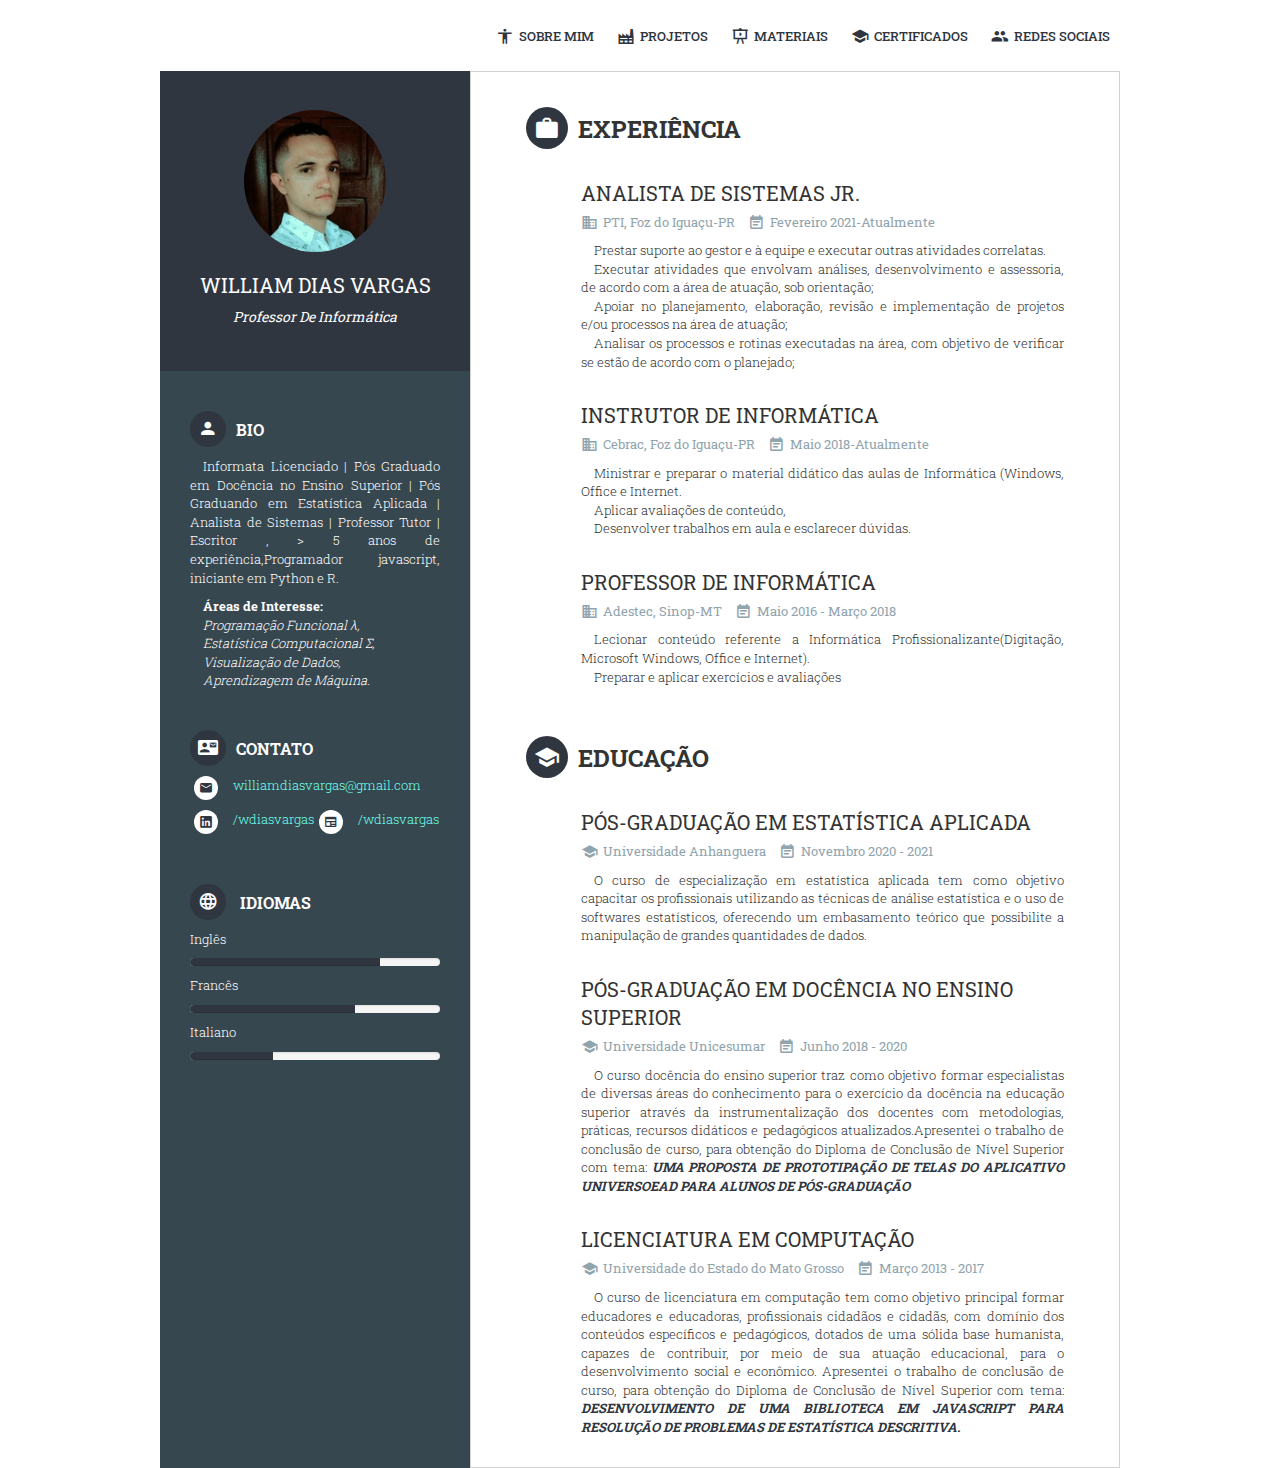
<file: index.html>
<!DOCTYPE html>
<html lang="pt-BR">

    <head>
        <meta http-equiv="Content-Type" content="text/html; charset=UTF-8">
        <meta name="viewport" content="width=device-width,initial-scale=1">
        <meta name="description" content>
        <meta name="author" content="wdiasvargas.dev, williamdiasvargas@gmail.com">
        <meta name="copyright" content="wdiasvargas.dev">
        <title>William Dias Vargas</title>
        <link rel="shortcut icon"
            href="[data-uri]" />
        <link rel="mask-icon" href="/safari-pinned-tab.svg" color="#5bbad5">
        <meta name="msapplication-TileColor" content="#fcfcfc">
        <meta name="theme-color" content="#ffffff">
        <link rel="preload" defer async
            href="https://cdnjs.cloudflare.com/ajax/libs/twitter-bootstrap/4.5.3/css/bootstrap.min.css"
            integrity="sha512-oc9+XSs1H243/FRN9Rw62Fn8EtxjEYWHXRvjS43YtueEewbS6ObfXcJNyohjHqVKFPoXXUxwc+q1K7Dee6vv9g=="
            crossorigin="anonymous">
        <link rel="preload" defer async
            href="https://cdnjs.cloudflare.com/ajax/libs/font-awesome/5.15.1/css/all.min.css"
            integrity="sha512-+4zCK9k+qNFUR5X+cKL9EIR+ZOhtIloNl9GIKS57V1MyNsYpYcUrUeQc9vNfzsWfV28IaLL3i96P9sdNyeRssA=="
            crossorigin="anonymous">
        <link rel="preload" defer async href="css/template.css" as="style"
            onload="this.onload=null,this.rel=&#34;stylesheet&#34;"><noscript>
            <link rel="stylesheet" defer async href="css/template.css"></noscript>
    </head>

    <body>
        <div id="nino-cvWrap">
            <nav id="mainMenu">
                <ul>
                    <li><a href="sobre.html"><i class="mdi mdi-human nino-icon"></i>Sobre mim</a></li>
                    <li><a href="projetos.html"><i class="mdi mdi-factory nino-icon"></i>Projetos</a></li>
                    <li><a href="materiais.html"><i class="mdi mdi-presentation-play nino-icon"></i>Materiais</a>
                    </li>
                    <li><a href="certificados.html"><i class="mdi mdi-school nino-icon"></i>Certificados</a></li>
                    <li><a href="redes-sociais.html"><i class="mdi mdi-account-multiple nino-icon"></i>Redes Sociais</a>
                    </li>
                </ul>
            </nav>
            <div layout="row" class="fw">
                <div id="nino-leftSide" class="fsr">
                    <div layout="row" class="fw">
                        <header class="col-md-12 col-sm-6 col-xs-12"><a href="index.html" rel="noopener noreferrer"><img
                                    src="images/avatar.jpg" alt class="avatar"></a>
                            <h1 class="name">William Dias Vargas</h1>
                            <h3 class="regency"><i>Professor de Informática</i></h3>
                        </header>
                        <section class="nino-aboutMe col-md-12 col-sm-6 col-xs-12">
                            <h2 class="nino-sectionHeading"><i class="mdi mdi-account nino-icon"></i>Bio</h2>
                            <div class="nino-sectionContent indent-text">
                                <p>Informata Licenciado | Pós Graduado em Docência no Ensino Superior | Pós Graduando em Estatística Aplicada | Analista de Sistemas | Professor Tutor | Escritor , > 5 anos de experiência,Programador javascript, iniciante em Python e R.</p>
                                <ul><b>Áreas de Interesse:</b>
                                    <li><i>Programação Funcional λ,</i></li>
                                    <li><i>Estatística Computacional Σ,</i></li>
                                    <li><i>Visualização de Dados,</i></li>
                                    <li><i>Aprendizagem de Máquina.</i></li>
                                </ul>
                            </div>
                        </section>
                        <section class="nino-contactInfo col-md-12 col-sm-6 col-xs-12">
                            <h2 class="nino-sectionHeading"><i class="mdi mdi-contact-mail nino-icon"></i>Contato</h2>
                            <ul class="nino-listWithIcon">
                                <!-- <li layout="row">
                                    <div class="fsr"><i class="mdi mdi-map-marker nino-icon"></i></div>
                                    <div class="fg"><a href="https://www.google.com/maps/@-25.4466466,-54.5581667,21z"
                                            target="_blank" rel="noopener noreferrer">882, São Luis, Foz do Iguaçu -
                                            BR</a></div>
                                </li> -->
                                <li layout="row">
                                    <div class="fsr"><i class="mdi mdi-email nino-icon"></i></div>
                                    <div class="fg"><a
                                            href="mailto:williamdiasvargas@gmail.com">williamdiasvargas@gmail.com</a>
                                    </div>
                                </li>
                                <!-- <li layout="row">
                                    <div class="fsr"><i class="mdi mdi-cellphone-iphone nino-icon"></i>
                                    </div>
                                    <div class="fg"><a href="https://wa.me/5566981420120" target="_blank"
                                            rel="noopener noreferrer">+55 66 9.81420120</a></div>
                                </li> -->
                                <li layout="row">
                                    <div class="fsr"><i class="mdi mdi-linkedin-box nino-icon"></i></div>
                                    <div class="fg"><a target="_blank" rel="noopener noreferrer"
                                            href="https://www.linkedin.com/in/wdiasvargas">/wdiasvargas </div>
                                    <div class="fsr"><i class="mdi mdi-newspaper nino-icon"></i></div>
                                    <div class="fg"><a target="_blank" rel="noopener noreferrer"
                                            href="https://medium.com/@wdiasvargas">/wdiasvargas</a>
                                    </div>
                                </li>
                            </ul>
                        </section>
                        <section class="nino-mySkill col-md-12 col-sm-6 col-xs-12">
                            <h2 class="nino-sectionHeading"><i class="mdi mdi-web nino-icon"></i> Idiomas</h2>
                            <ul class="nino-listWithIcon">
                                <li layout="row">
                                    <div class="fg">
                                        <p>Inglês</p>
                                        <div class="progress">
                                            <div class="progress-bar" role="progressbar" aria-valuenow="76"
                                                aria-valuemin="0" aria-valuemax="100" style="width:76%"><span
                                                    class="sr-only">76% Complete</span></div>
                                        </div>
                                    </div>
                                </li>
                                <li layout="row">
                                    <div class="fg">
                                        <p>Francês</p>
                                        <div class="progress">
                                            <div class="progress-bar" role="progressbar" aria-valuenow="66"
                                                aria-valuemin="0" aria-valuemax="100" style="width:66%"><span
                                                    class="sr-only">66% Complete</span></div>
                                        </div>
                                    </div>
                                </li>
                                <li layout="row">
                                    <div class="fg">
                                        <p>Italiano</p>
                                        <div class="progress">
                                            <div class="progress-bar" role="progressbar" aria-valuenow="33"
                                                aria-valuemin="0" aria-valuemax="100" style="width:33%"><span
                                                    class="sr-only">33% Complete</span></div>
                                        </div>
                                    </div>
                                </li>
                            </ul>
                        </section>
                    </div>
                </div>
                <div id="nino-rightSide" class="fg">
                    <main id="nino-mainContent">
                        <div class="container">
                            <section>
                                <h2 class="nino-sectionHeading"><i class="mdi mdi-briefcase nino-icon"></i>Experiência
                                </h2>
                                <div class="nino-sectionContent">
                                    <div class="inner">
                                        <article>
                                            <h3 class="nino-articleTitle">Analista de Sistemas Jr.</h3>
                                            <div class="nino-articleMeta"><span><i
                                                        class="mdi mdi-domain nino-icon"></i>PTI, Foz do
                                                    Iguaçu-PR</span> <span><i
                                                        class="mdi mdi-calendar-text nino-icon"></i>Fevereiro
                                                    2021-Atualmente</span></div>
                                            <div class="nino-articleContent indent-text">
                                                <ul>
                                                    <li>Prestar suporte ao gestor e à equipe e executar outras
                                                        atividades correlatas.</li>
                                                    <li>Executar atividades que envolvam análises, desenvolvimento e
                                                        assessoria, de acordo com a área de atuação, sob orientação;
                                                    </li>
                                                    <li>Apoiar no planejamento, elaboração, revisão e implementação de
                                                        projetos e/ou processos na área de atuação;</li>
                                                    <li>Analisar os processos e rotinas executadas na área, com objetivo
                                                        de verificar se estão de acordo com o planejado;</li>
                                                </ul>
                                            </div>
                                        </article>
                                        <article>
                                            <h3 class="nino-articleTitle">Instrutor de Informática</h3>
                                            <div class="nino-articleMeta"><span><i
                                                        class="mdi mdi-domain nino-icon"></i>Cebrac, Foz do
                                                    Iguaçu-PR</span> <span><i
                                                        class="mdi mdi-calendar-text nino-icon"></i>Maio
                                                    2018-Atualmente</span></div>
                                            <div class="nino-articleContent indent-text">
                                                <ul>
                                                    <li>Ministrar e preparar o material didático das aulas de
                                                        Informática (Windows, Office e Internet.</li>
                                                    <li>Aplicar avaliações de conteúdo,</li>
                                                    <li>Desenvolver trabalhos em aula e esclarecer dúvidas.</li>
                                                </ul>
                                            </div>
                                        </article>
                                        <article>
                                            <h3 class="nino-articleTitle">Professor de Informática</h3>
                                            <div class="nino-articleMeta"><span><i
                                                        class="mdi mdi-domain nino-icon"></i>Adestec, Sinop-MT</span>
                                                <span><i class="mdi mdi-calendar-text nino-icon"></i>Maio 2016 - Março
                                                    2018</span></div>
                                            <div class="nino-articleContent indent-text">
                                                <ul>
                                                    <li>Lecionar conteúdo referente a Informática
                                                        Profissionalizante(Digitação, Microsoft Windows, Office e
                                                        Internet).</li>
                                                    <li>Preparar e aplicar exercícios e avaliações</li>
                                                </ul>
                                            </div>
                                        </article>
                                    </div>
                                </div>
                            </section>
                            <section>
                                <h2 class="nino-sectionHeading"><i class="mdi mdi-school nino-icon"></i>Educação </h2>
                                <div class="nino-sectionContent">
                                    <div class="inner">
                                        <article>
                                            <h3 class="nino-articleTitle">Pós-Graduação em Estatística Aplicada</h3>
                                            <div class="nino-articleMeta"><span><i
                                                        class="mdi mdi-school nino-icon"></i>Universidade
                                                    Anhanguera</span> <span><i
                                                        class="mdi mdi-calendar-text nino-icon"></i>Novembro 2020 -
                                                    2021</span></div>
                                            <div class="nino-articleContent indent-text">O curso de especialização em
                                                estatística aplicada tem como objetivo capacitar os profissionais
                                                utilizando as técnicas de análise estatística e o uso de softwares
                                                estatísticos, oferecendo um embasamento teórico que possibilite a
                                                manipulação de grandes quantidades de dados.</div>
                                        </article>
                                        <article>
                                            <h3 class="nino-articleTitle">Pós-Graduação em Docência no Ensino Superior
                                            </h3>
                                            <div class="nino-articleMeta"><span><i
                                                        class="mdi mdi-school nino-icon"></i>Universidade
                                                    Unicesumar</span> <span><i
                                                        class="mdi mdi-calendar-text nino-icon"></i>Junho 2018 -
                                                    2020</span></div>
                                            <div class="nino-articleContent indent-text">O curso docência do ensino
                                                superior traz como objetivo formar especialistas de diversas áreas do
                                                conhecimento para o exercício da docência na educação superior através
                                                da instrumentalização dos docentes com metodologias, práticas, recursos
                                                didáticos e pedagógicos atualizados.Apresentei o trabalho de conclusão
                                                de curso, para obtenção do Diploma de Conclusão de Nível Superior com
                                                tema: <i><strong><a target="_blank"
                                                            href="../certificados/2021/89ea922fc94aad7661150cf43624e27b.pdf">UMA
                                                            PROPOSTA DE PROTOTIPAÇÃO DE TELAS DO APLICATIVO UNIVERSOEAD
                                                            PARA ALUNOS DE PÓS-GRADUAÇÃO</a></strong></i></div>
                                        </article>
                                        <article>
                                            <h3 class=" nino-articleTitle">Licenciatura em Computação</h3>
                                            <div class="nino-articleMeta"><span><i
                                                        class="mdi mdi-school nino-icon"></i>Universidade do Estado do
                                                    Mato Grosso</span> <span><i
                                                        class="mdi mdi-calendar-text nino-icon"></i>Março 2013 -
                                                    2017</span></div>
                                            <div class="nino-articleContent indent-text">O curso de licenciatura em
                                                computação tem como objetivo principal formar educadores e educadoras,
                                                profissionais cidadãos e cidadãs, com domínio dos conteúdos específicos
                                                e pedagógicos, dotados de uma sólida base humanista, capazes de
                                                contribuir, por meio de sua atuação educacional, para o desenvolvimento
                                                social e econômico. Apresentei o trabalho de conclusão de curso, para
                                                obtenção do Diploma de Conclusão de Nível Superior com tema:
                                                <i><strong><a
                                                            href="https://drive.google.com/file/d/0B4S2QGC3ujQ2cEl1S3lSQnVLUG8/view"
                                                            target="_blank" rel="noopener oreferrer">DESENVOLVIMENTO DE
                                                            UMA BIBLIOTECA EM JAVASCRIPT PARA RESOLUÇÃO DE PROBLEMAS DE
                                                            ESTATÍSTICA DESCRITIVA.</a></strong></i></div>
                                        </article>
                                    </div>
                                </div>
                            </section>
                        </div>
                    </main>
                </div>
            </div>
        </div><a href="#" id="nino-scrollToTop">Go to Top</a>
        <script defer async type="text/javascript" src="js/jquery.min.js"></script>
        <script defer async type="text/javascript" src="js/bootstrap.min.js"></script>
        <script defer async type="text/javascript" src="js/template.js"></script>
        <!--[if lt IE 9]> <script src="http://html5shim.googlecode.com/svn/trunk/html5.js"></script>
      <![endif]-->
        <!--[if lt IE 9]> <script src="http://css3-mediaqueries-js.googlecode.com/svn/trunk/css3-mediaqueries.js"></script> 
      <![endif]-->
    </body>

</html>
</file>
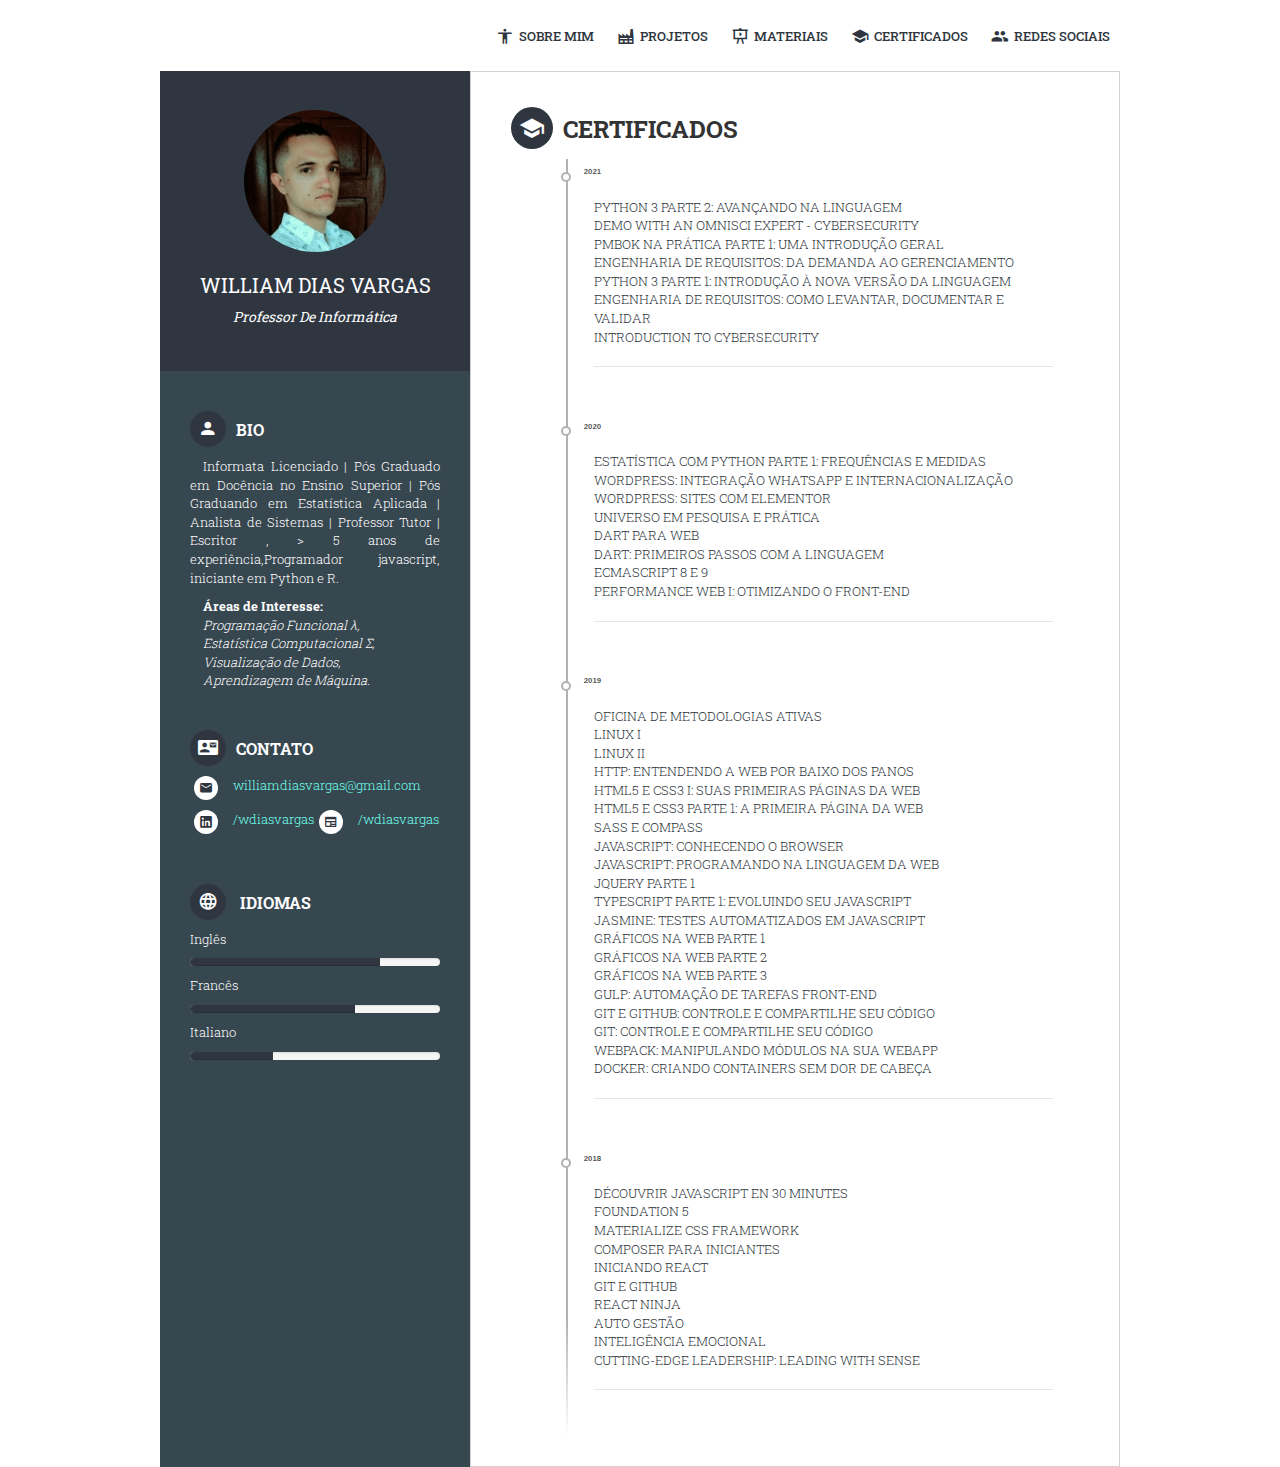
<file: certificados.html>
<!DOCTYPE html>
<html lang=pt-BR>

    <head>
        <meta http-equiv=Content-Type content="text/html; charset=UTF-8" />
        <meta name=viewport content="width=device-width, initial-scale=1.0">
        <meta name=description content>
        <meta name=author content="wdiasvargas.dev, williamdiasvargas@gmail.com">
        <meta name=copyright content=wdiasvargas.dev>
        <title>William Dias Vargas</title>
        <link rel="shortcut icon"
            href="[data-uri]" />
        <link rel=mask-icon href=/safari-pinned-tab.svg color="#5bbad5" />
        <meta name=msapplication-TileColor content="#fcfcfc" />
        <meta name=theme-color content=#ffffff>
        <link rel=preload defer async
            href=https://cdnjs.cloudflare.com/ajax/libs/twitter-bootstrap/4.5.3/css/bootstrap.min.css
            integrity="sha512-oc9+XSs1H243/FRN9Rw62Fn8EtxjEYWHXRvjS43YtueEewbS6ObfXcJNyohjHqVKFPoXXUxwc+q1K7Dee6vv9g=="
            crossorigin="anonymous" />
        <link rel=preload defer async href="https://cdnjs.cloudflare.com/ajax/libs/font-awesome/5.15.1/css/all.min.css"
            integrity="sha512-+4zCK9k+qNFUR5X+cKL9EIR+ZOhtIloNl9GIKS57V1MyNsYpYcUrUeQc9vNfzsWfV28IaLL3i96P9sdNyeRssA=="
            crossorigin="anonymous" />
        <link rel=preload defer async href=css/template.css as=style onload="this.onload=null;this.rel='stylesheet'">
        <noscript>
            <link rel=stylesheet defer async href=css/template.css> </noscript>
    </head>

    <body>
        <div id=nino-cvWrap>
            <nav id=mainMenu>
                <ul>
                    <li><a href=sobre.html><i class="mdi mdi-human nino-icon"></i>Sobre mim</a></li>
                    <li><a href=projetos.html><i class="mdi mdi-factory nino-icon"></i>Projetos</a></li>
                    <li><a href=materiais.html><i class="mdi mdi-presentation-play nino-icon"></i>Materiais</a></li>
                    <li><a href=certificados.html><i class="mdi mdi-school nino-icon"></i>Certificados</a></li>
                    <li><a href=redes-sociais.html><i class="mdi mdi-account-multiple nino-icon"></i>Redes Sociais</a>
                    </li>
                </ul>
            </nav>
            <div layout=row class=fw>
                <div id=nino-leftSide class=fsr>
                    <div layout=row class=fw>
                        <header class="col-md-12 col-sm-6 col-xs-12">
                            <a href="index.html" rel="noopener noreferrer"> <img src=images/avatar.jpg alt class=avatar>
                            </a>
                            <h1 class=name>William Dias Vargas</h1>
                            <h3 class=regency> <i>Professor de Informática</i></h3>
                        </header>
                        <section class="nino-aboutMe col-md-12 col-sm-6 col-xs-12">
                            <h2 class=nino-sectionHeading> <i class="mdi mdi-account nino-icon"></i>Bio</h2>
                            <div class="nino-sectionContent indent-text">
                                <p>Informata Licenciado | Pós Graduado em Docência no Ensino Superior | Pós Graduando em
                                    Estatística Aplicada | Analista de Sistemas | Professor Tutor | Escritor , > 5 anos
                                    de experiência,Programador javascript, iniciante em Python e R.</p>
                                <ul>
                                    <b>Áreas de Interesse:</b>
                                    <li> <i>Programação Funcional λ,</i></li>
                                    <li> <i>Estatística Computacional Σ,</i></li>
                                    <li> <i>Visualização de Dados,</i></li>
                                    <li> <i>Aprendizagem de Máquina.</i></li>
                                </ul>
                            </div>
                        </section>
                        <section class="nino-contactInfo col-md-12 col-sm-6 col-xs-12">
                            <h2 class=nino-sectionHeading> <i class="mdi mdi-contact-mail nino-icon"></i>Contato</h2>
                            <ul class=nino-listWithIcon>
                                <!-- <li layout=row>
                                    <div class=fsr> <i class="mdi mdi-map-marker nino-icon"></i></div>
                                    <div class=fg> <a href=https://www.google.com/maps/@-25.4466466,-54.5581667,21z
                                            target=_blank rel="noopener noreferrer">882, São Luis, Foz do Iguaçu -
                                            BR</a>
                                    </div>
                                </li> -->
                                <li layout=row>
                                    <div class=fsr> <i class="mdi mdi-email nino-icon"></i></div>
                                    <div class=fg> <a
                                            href="mailto:williamdiasvargas@gmail.com">williamdiasvargas@gmail.com</a>
                                    </div>
                                </li>
                                <!-- <li layout=row>
                                    <div class=fsr> <i class="mdi mdi-cellphone-iphone nino-icon"></i></div>
                                    <div class=fg> <a href="https://wa.me/5566981420120" target=_blank
                                            rel="noopener noreferrer">+55 66 9.81420120</a></div>
                                </li> -->
                                <li layout=row>
                                    <div class=fsr> <i class="mdi mdi-linkedin-box nino-icon"></i></div>
                                    <div class=fg> <a target=_blank rel="noopener noreferrer"
                                            href="https://www.linkedin.com/in/wdiasvargas" />/wdiasvargas</a></div>
                                    <div class=fsr> <i class="mdi mdi-newspaper nino-icon"></i></div>
                                    <div class=fg> <a target=_blank rel="noopener noreferrer"
                                            href="https://medium.com/@wdiasvargas">/wdiasvargas</a></div>
                                </li>
                            </ul>
                        </section>
                        <section class="nino-mySkill col-md-12 col-sm-6 col-xs-12">
                            <h2 class=nino-sectionHeading> <i class="mdi mdi-web nino-icon"></i> Idiomas</h2>
                            <ul class=nino-listWithIcon>
                                <li layout=row>
                                    <div class=fg>
                                        <p> Inglês</p>
                                        <div class=progress>
                                            <div class=progress-bar role=progressbar aria-valuenow=76 aria-valuemin=0
                                                aria-valuemax=100 style=width:76%> <span class=sr-only>76%
                                                    Complete</span>
                                            </div>
                                        </div>
                                    </div>
                                </li>
                                <li layout=row>
                                    <div class=fg>
                                        <p>Francês</p>
                                        <div class=progress>
                                            <div class=progress-bar role=progressbar aria-valuenow=66 aria-valuemin=0
                                                aria-valuemax=100 style=width:66%> <span class=sr-only>66%
                                                    Complete</span>
                                            </div>
                                        </div>
                                    </div>
                                </li>
                                <li layout=row>
                                    <div class=fg>
                                        <p>Italiano</p>
                                        <div class=progress>
                                            <div class=progress-bar role=progressbar aria-valuenow=33 aria-valuemin=0
                                                aria-valuemax=100 style=width:33%> <span class=sr-only>33%
                                                    Complete</span>
                                            </div>
                                        </div>
                                    </div>
                                </li>
                            </ul>
                        </section>
                    </div>
                </div>
                <div id="nino-rightSide" class="fg">
                    <main id="nino-mainContent">
                        <section>
                            <h2 class=nino-sectionHeading> <i class="mdi mdi-school nino-icon"></i>CERTIFICADOS</h2>
                            <div class=nino-sectionContent>
                                <div class=inner>
                                    <div class="timeline-item   " date-is='2021'>
                                        <p>
                                            <a target="_blank"
                                                href="https://cursos.alura.com.br/certificate/b067d42d-03e8-4371-95be-50500bcd6a85">PYTHON 3 PARTE 2: AVANÇANDO NA LINGUAGEM</a>
                                            <br>
                                            <a target="_blank"
                                                href="./certificados/2021/484de829b2f71b1719a53175df02dc18.pdf">DEMO
                                                WITH AN OMNISCI EXPERT - CYBERSECURITY </a>
                                            <br>
                                            <a target="_blank"
                                                href="https://cursos.alura.com.br/certificate/7ebb86f4-a150-41d5-8612-e7ab58dda689">PMBOK
                                                NA PRÁTICA PARTE 1: UMA INTRODUÇÃO GERAL</a>
                                            <br>
                                            <a target="_blank"
                                                href="https://cursos.alura.com.br/certificate/9618b8ec-71e7-483d-8d70-6804a4a11024">ENGENHARIA
                                                DE REQUISITOS: DA DEMANDA AO GERENCIAMENTO</a>
                                            <br>
                                            <a target="_blank"
                                                href="https://cursos.alura.com.br/certificate/adca35a2-cae7-4101-a07a-d2a33233be39">PYTHON
                                                3 PARTE 1: INTRODUÇÃO À NOVA VERSÃO DA LINGUAGEM</a>
                                            <br>
                                            <a target="_blank"
                                                href="https://cursos.alura.com.br/certificate/2a35429c-98ad-42b3-b52c-12366696c14d">ENGENHARIA
                                                DE REQUISITOS: COMO LEVANTAR, DOCUMENTAR E VALIDAR</a>
                                            <br>
                                            <a target="_blank"
                                                href="https://wdiasvargas.dev/certificados/2021/2877fba401121eef86ce3932c92abcc6.pdf">INTRODUCTION
                                                TO CYBERSECURITY</a>
                                            <br>
                                        </p>
                                        <hr>
                                    </div>
                                    <div class="timeline-item   " date-is='2020'>
                                        <p>
                                            <a target="_blank"
                                                href="https://cursos.alura.com.br/certificate/e8c77869-9e01-4e9b-a404-dc1fd164732a">ESTATÍSTICA
                                                COM PYTHON PARTE 1: FREQUÊNCIAS E MEDIDAS</a>
                                            <br>
                                            <a target="_blank"
                                                href="https://cursos.alura.com.br/certificate/20b15e08-8dd2-4095-a0ed-9a70147f37ee">WORDPRESS:
                                                INTEGRAÇÃO WHATSAPP E INTERNACIONALIZAÇÃO</a>
                                            <br>
                                            <a target="_blank"
                                                href="https://cursos.alura.com.br/certificate/822b1c8b-9bc9-4dbb-b600-53ada7db97b8">WORDPRESS:
                                                SITES COM ELEMENTOR</a>
                                            <br>
                                            <a target="_blank"
                                                href="https://app.universoead.com.br/facelift/certificado.php?hash=b8c050a1b6f615b4fcdb52f99e9b1fd036c0b8e3111&idAluno=28785">UNIVERSO
                                                EM PESQUISA E PRÁTICA</a>
                                            <br>
                                            <a target="_blank"
                                                href="https://www.schoolofnet.com/validar-certificado/?certificate=588512f2-913d-4dd5-a5ce-43d59f7af745">DART
                                                PARA WEB</a>
                                            <br>
                                            <a target="_blank"
                                                href="./certificados/2020/76f6bab67be6024118d289e8463a7e85.pdf">DART:
                                                PRIMEIROS PASSOS COM A LINGUAGEM</a><br>
                                            <a target="_blank"
                                                href="./certificados/2020/78791364c5a967ec5442179706e039f5.pdf">ECMASCRIPT
                                                8 E 9</a>
                                            <br>
                                            <a target="_blank"
                                                href="./certificados/2020/2b652a94c4028e3da418664dbb66c692.pdf">PERFORMANCE
                                                WEB I: OTIMIZANDO O FRONT-END</a>
                                        </p>
                                        <hr>
                                    </div>
                                    <div class="timeline-item  " date-is='2019'>
                                        <p>
                                            <a target="_blank"
                                                href="./certificados/2019/76c4ffe3acbebf1940cfc55736b31e82.pdf">OFICINA
                                                DE METODOLOGIAS ATIVAS</a><br>
                                            <a target="_blank"
                                                href="./certificados/2019/4d98c4b85d7aeeed47376195684e6e74.pdf">LINUX
                                                I</a><br>
                                            <a target="_blank"
                                                href="./certificados/2019/de0571da79766fceda7255c1a8559ee9.pdf">LINUX
                                                II</a><br>
                                            <a target="_blank"
                                                href="./certificados/2019/7ba5ea7de4a3485e991136981ac4d7ea.pdf">HTTP:
                                                ENTENDENDO A WEB POR BAIXO DOS PANOS</a><br>
                                            <a target="_blank"
                                                href="./certificados/2019/30f2e95995872ba34d79967f651bcbfb.pdf">HTML5 E
                                                CSS3 I: SUAS PRIMEIRAS PÁGINAS DA WEB</a><br>
                                            <a target="_blank"
                                                href="./certificados/2019/bffce4623e1b75cba2dad7b272b0409e.pdf">HTML5 E
                                                CSS3 PARTE 1: A PRIMEIRA PÁGINA DA WEB</a><br>
                                            <a target="_blank"
                                                href="./certificados/2019/b8b53e13dc7356e7af958c4d49f3265d.pdf">SASS E
                                                COMPASS</a><br>
                                            <a target="_blank"
                                                href="./certificados/2019/2bb5bfe35cf49c60d2e2792fe0d39095.pdf">JAVASCRIPT:
                                                CONHECENDO O BROWSER</a><br>
                                            <a target="_blank"
                                                href="./certificados/2019/831942171d6a1fec590e3fa6d239a177.pdf">JAVASCRIPT:
                                                PROGRAMANDO NA LINGUAGEM DA WEB</a><br>
                                            <a target="_blank"
                                                href="./certificados/2019/b9d6a890892aa261ccc587640de75b23.pdf">JQUERY
                                                PARTE 1</a><br>
                                            <a target="_blank"
                                                href="./certificados/2019/8cd3860864e3cfd9a6fec34454d0ea38.pdf">TYPESCRIPT
                                                PARTE 1: EVOLUINDO SEU JAVASCRIPT</a><br>
                                            <a target="_blank"
                                                href="./certificados/2019/9bbcba6b60177fc9855879cce35d495f.pdf">JASMINE:
                                                TESTES AUTOMATIZADOS EM JAVASCRIPT</a><br>
                                            <a target="_blank"
                                                href="./certificados/2019/83f3517acb7ba9ba7164beba3c677f99.pdf">GRÁFICOS
                                                NA WEB PARTE 1</a><br>
                                            <a target="_blank"
                                                href="./certificados/2019/336fa637b0996640e25407da9fed106e.pdf">GRÁFICOS
                                                NA WEB PARTE 2</a><br>
                                            <a target="_blank"
                                                href="./certificados/2019/6dfb04ea6c9197e04b7632ef6dd3b047.pdf">GRÁFICOS
                                                NA WEB PARTE 3</a><br>
                                            <a target="_blank"
                                                href="./certificados/2019/e5e2d355b52cca06568ae86c68071f0e.pdf">GULP:
                                                AUTOMAÇÃO DE TAREFAS FRONT-END</a><br>
                                            <a target="_blank"
                                                href="./certificados/2019/7abdb8ccc38b4aaf71d74406a39d4354.pdf">GIT E
                                                GITHUB: CONTROLE E COMPARTILHE SEU CÓDIGO</a><br>
                                            <a target="_blank"
                                                href="./certificados/2019/33e574a6c3db75aad15bb13937dfe016.pdf">GIT:
                                                CONTROLE E COMPARTILHE SEU CÓDIGO</a><br>
                                            <a target="_blank"
                                                href="./certificados/2019/c44aebb998f05b6ad375afbf1cfddacc.pdf">WEBPACK:
                                                MANIPULANDO MÓDULOS NA SUA WEBAPP</a><br>
                                            <a target="_blank"
                                                href="./certificados/2019/bb39cb2ed027d19b8f0b3d836a7b87f2.pdf">DOCKER:
                                                CRIANDO CONTAINERS SEM DOR DE CABEÇA</a><br>
                                        </p>
                                        <hr>
                                    </div>
                                    <div class="timeline-item  " date-is='2018'>
                                        <p>
                                            <a target="_blank"
                                                href="./certificados/2018/e94cbe80c7bde63bb24c509b5d1f74b4.pdf">DÉCOUVRIR
                                                JAVASCRIPT EN 30 MINUTES</a><br>
                                            <a target="_blank"
                                                href="./certificados/2018/ba2d08f7b1613c51f34e06e8c530c38f.pdf">FOUNDATION
                                                5</a><br>
                                            <a target="_blank"
                                                href="./certificados/2018/2be95cabd988ead7b7748d0f3f6224ef.pdf">MATERIALIZE
                                                CSS FRAMEWORK</a><br>
                                            <a target="_blank"
                                                href="./certificados/2018/648f00ec49afcfab30a2943a771e0333.pdf">COMPOSER
                                                PARA INICIANTES</a><br>
                                            <a target="_blank"
                                                href="./certificados/2018/5649ffb0c95ae22778d5b46b4a0608df.pdf">INICIANDO
                                                REACT</a><br>
                                            <a target="_blank"
                                                href="./certificados/2018/a6896a3c8a9c23d95020e35c4efa2040.pdf">GIT E
                                                GITHUB</a><br>
                                            <a target="_blank"
                                                href="./certificados/2018/64d64321e8767a1374cb94b8205c4283.pdf">REACT
                                                NINJA</a><br>
                                            <a target="_blank"
                                                href="./certificados/2018/d59ca8954eac21489ccdb6598dd20676.pdf">AUTO
                                                GESTÃO</a><br>
                                            <a target="_blank"
                                                href="./certificados/2018/80179403f2040fafa251ad028e13538b.pdf">INTELIGÊNCIA
                                                EMOCIONAL</a><br>
                                            <a target="_blank"
                                                href="./certificados/2018/b664ef9377a9ca3c4f49dff6c4e1c9b5.pdf">CUTTING-EDGE
                                                LEADERSHIP: LEADING WITH SENSE</a><br>
                                        </p>
                                        <hr>
                                    </div>
                                    <!--    
                              <div class="timeline-item  " date-is='2017'>
                              <p>
                              <a target="_blank" href="./certificados/2017/dd7daa05b8a73ea9ee95749f57a66914.pdf">PADRÃO DE COMPORTAMENTO, LIMPEZA E ORGANIZAÇÃO</a><br>
                              
                              </p>
                              <hr>
                              </div>
                              
                              <div class="timeline-item  " date-is='2016'>
                              <p>
                              <a target="_blank" href="./certificados/2016/45836db6437bc91d7a4962af2d58fb83.pdf">CIDADE DIGITAL</a><br>
                              <a target="_blank" href="./certificados/2016/50daae7e6c6da7209d0191de00d454ee.pdf">PROFESSOR DESENVOLVIMENTO WEB</a><br>
                              <a target="_blank" href="./certificados/2016/5fb85d89bd58f8ffbaaae77630661919.pdf">PROFESSOR INFORMÁTICA BÁSICA</a><br>
                              <a target="_blank" href="./certificados/2016/739ec432fd7263fbe7c2ccadd0346189.pdf">O USO DO BLOG COMO FERRAMENTA PEDAGOGICA</a><br>
                              <a target="_blank" href="./certificados/2016/78250fa0185010bdb2cc23728f2445da.pdf">ALINHAMENTO PARA APLICAÇÃO DE EXAMES</a><br>
                              <a target="_blank" href="./certificados/2016/82baf5cd76f1a20abde40381502d07e7.pdf">WORD PARA TCC</a><br>
                              <a target="_blank" href="./certificados/2016/b5cfa632154bc9c8222e71de9d084856.pdf">FERRAMENTAS OPEN-SOURCE PARA ENGENHARIAS</a><br>
                              <a target="_blank" href="./certificados/2016/ea40bbe844eeb73f603dd1d24483bd41.pdf">SALA DE AULA DIGITAL</a><br>
                              </p>
                              <div class="timeline-item  " date-is='2015'>
                              <p>
                              <a target="_blank" href="./certificados/2015/2f003f7e3b73f28fbc7d012639f9601d.pdf">VI SEMINÁRIO DE INFORMÁTICA NA EDUCAÇÃO</a><br>
                              <a target="_blank" href="./certificados/2015/316a6ee92a3667d86d1fd77b139a7849.pdf">VI SEMINÁRIO DE INFORMÁTICA NA EDUCAÇÃO</a><br>
                              <a target="_blank" href="./certificados/2015/4b831606394536d270a97d8bf379c07e.pdf">VI SEMINÁRIO DE INFORMÁTICA NA EDUCAÇÃO</a><br>
                              <a target="_blank" href="./certificados/2015/ab0214d494cd589be569a871a955a609.pdf">PROFESSOR DE INFORMÁTICA BÁSICA</a><br>
                              <a target="_blank" href="./certificados/2015/c7ae28bb5ebe259cee1efd245d374df3.pdf">PROFESOR LINUX EDUCACIONAL</a><br>
                              <a target="_blank" href="./certificados/2015/e1be10fe5243bc695c08d3b7f6200b37.pdf">PARTICIPAÇÃO CÉLULA RÁDIO REFÚGIO</a><br>
                              </p>
                              <div class="timeline-item  " date-is='2013'>
                              <p>
                              <a target="_blank" href="./certificados/2013/91f02b2c92c6d845d47769f45b9d3519.pdf">V SEMINÁRIO DE INFORMÁTICA NA EDUCAÇÃO</a><br>
                              </p>
                              <div class="timeline-item  " date-is='2011'>
                              <p>
                              <a target="_blank" href="./certificados/2011/9664bdccd36f73e8431963195ac368dc.pdf">VENDEDOR COM INFORMÁTICA BÁSICA</a><br>
                              <a target="_blank" href="./certificados/2011/9b018e10c2daa90d78c2466b0a5e2c32.pdf">WEB DESIGN</a><br>
                              <a target="_blank" href="./certificados/2011/cbda84cfdb28a6ccd6c9842a8ea27c0c.pdf">WEB DESIGN OC</a><br>       
                              </p>
                              <div class="timeline-item  " date-is='2010'>
                              <p>
                              <a target="_blank" href="./certificados/2010/4c18bfd9d23d94916646e9f2ea64a469.pdf">COMUNICAÇÃO</a><br>
                              <a target="_blank" href="./certificados/2010/8ddc8805ec75535d5656a32b2e49d0e0.pdf">OPERADOR E MANTENEDOR DE MICROCOMPUTADOR</a><br>
                              <a target="_blank" href="./certificados/2010/a3ad9096a6e65fe1f43125bbb5210365.pdf">RELACIONAMENTO INTERPESSOAL</a><br>
                              <a target="_blank" href="./certificados/2010/b015451aa94cb45d606c563aefe79624.pdf">AUTO ATENDIMENTO</a><br>
                              </p>
                              <div class="timeline-item " date-is='2009'>
                              <p>
                              <a target="_blank" href="./certificados/2009/1dd5cf6fd1794750d39b30cc741a3059.pdf">TÉCNICAS DE DIGITAÇÃO</a><br>
                              <a target="_blank" href="./certificados/2009/1f4f450e1800c23be67df926ef116595.pdf">WINDOWS 2000</a><br>
                              <a target="_blank" href="./certificados/2009/cc2c945588e01eae4f8fd9590a8cfbad.pdf">WORD 2003</a><br>
                              <a target="_blank" href="./certificados/2009/2fcbeab955ddec3e746f96c873a31470.pdf">EXCEL 2003</a><br>
                              <a target="_blank" href="./certificados/2009/b1aeec21791daed979cf5ff5a85e8244.pdf">POWER POINT 2003 </a><br>
                              <a target="_blank" href="./certificados/2009/3f937e9a0310ad4db67b2ac5f34e50f1.pdf">REDES ABERTAS INTERNET</a><br>
                              <a target="_blank" href="./certificados/2009/72f1aa1a799df5eab427d20300b10c15.pdf">COREL DRAW</a><br>
                              <a target="_blank" href="./certificados/2009/29c28d190439293340cc0a8a18a18beb.pdf">MONTAGEM E MANUTENÇÃO DE COMPUTADORES</a><br>
                              </p>
                              <div class="timeline-item  " date-is='2004'>
                              <p>
                              <a target="_blank" href="./certificados/2004/0cf6422f32af70e0e0fd5f2153abe434.pdf">ALUNO DESTAQUE 1º BIMESTRE </a><br>
                              <a target="_blank" href="./certificados/2004/c34a88b8ee522b79a62c34ef6945e604.pdf">ALUNO DESTAQUE 3º BIMESTRE </a><br>     
                              </p> -->
                                </div>
                            </div>
                </div>
                </section>
            </div>
            </main>
        </div>
        </div>
        </div>
        <!-- Scroll to top
         ================================================== -->
        <a href="#" id="nino-scrollToTop">Go to Top</a>
        <!-- javascript -->
        <script defer async type="text/javascript" src="js/jquery.min.js"></script>
        <script defer async type="text/javascript" src="js/bootstrap.min.js"></script>
        <script defer async type="text/javascript" src="js/template.js"></script>
        <!-- Le HTML5 shim, for IE6-8 support of HTML5 elements -->
        <!--[if lt IE 9]>
      <script src="http://html5shim.googlecode.com/svn/trunk/html5.js"></script>
      <![endif]-->
        <!-- css3-mediaqueries.js for IE less than 9 -->
        <!--[if lt IE 9]>
      <script src="http://css3-mediaqueries-js.googlecode.com/svn/trunk/css3-mediaqueries.js"></script>
      <![endif]-->
    </body>

</html>
</file>
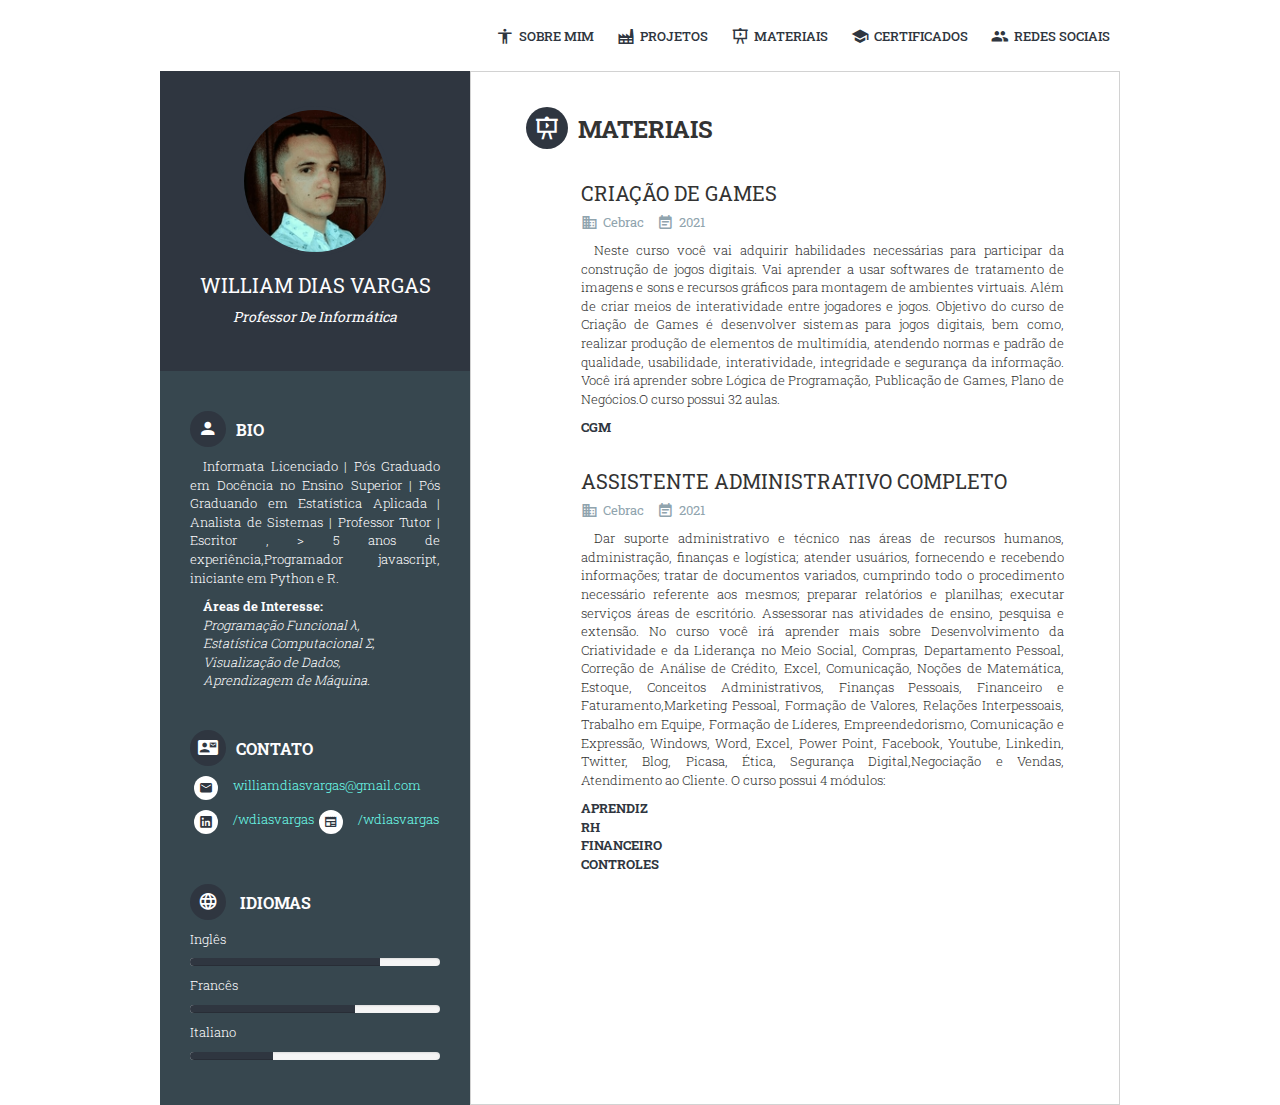
<file: materiais.html>
<!DOCTYPE html>
<html lang="pt-BR">

<head>
    <meta http-equiv="Content-Type" content="text/html; charset=UTF-8">
    <meta name="viewport" content="width=device-width,initial-scale=1">
    <meta name="description" content>
    <meta name="author" content="wdiasvargas.dev, williamdiasvargas@gmail.com">
    <meta name="copyright" content="wdiasvargas.dev">
    <title>William Dias Vargas</title>
    <link rel="shortcut icon"
        href="[data-uri]">
    <link rel="mask-icon" href="/safari-pinned-tab.svg" color="#5bbad5">
    <meta name="msapplication-TileColor" content="#fcfcfc">
    <meta name="theme-color" content="#ffffff">
    <link rel="preload" defer async
        href="https://cdnjs.cloudflare.com/ajax/libs/twitter-bootstrap/4.5.3/css/bootstrap.min.css"
        integrity="sha512-oc9+XSs1H243/FRN9Rw62Fn8EtxjEYWHXRvjS43YtueEewbS6ObfXcJNyohjHqVKFPoXXUxwc+q1K7Dee6vv9g=="
        crossorigin="anonymous">
    <link rel="preload" defer async href="https://cdnjs.cloudflare.com/ajax/libs/font-awesome/5.15.1/css/all.min.css"
        integrity="sha512-+4zCK9k+qNFUR5X+cKL9EIR+ZOhtIloNl9GIKS57V1MyNsYpYcUrUeQc9vNfzsWfV28IaLL3i96P9sdNyeRssA=="
        crossorigin="anonymous">
    <link rel="preload" defer async href="css/template.css" as="style"
        onload="this.onload=null,this.rel=&#34;stylesheet&#34;"><noscript>
        <link rel="stylesheet" defer async href="css/template.css"></noscript>
</head>

<body>
    <div id="nino-cvWrap">
        <nav id="mainMenu">
            <ul>
                <li><a href="sobre.html"><i class="mdi mdi-human nino-icon"></i>Sobre mim</a></li>
                <li><a href="projetos.html"><i class="mdi mdi-factory nino-icon"></i>Projetos</a></li>
                <li><a href="materiais.html"><i class="mdi mdi-presentation-play nino-icon"></i>Materiais</a></li>
                <li><a href="certificados.html"><i class="mdi mdi-school nino-icon"></i>Certificados</a></li>
                <li><a href="redes-sociais.html"><i class="mdi mdi-account-multiple nino-icon"></i>Redes Sociais</a>
                </li>
            </ul>
        </nav>
        <div layout="row" class="fw">
            <div id="nino-leftSide" class="fsr">
                <div layout="row" class="fw">
                    <header class="col-md-12 col-sm-6 col-xs-12"><a href="index.html" rel="noopener noreferrer"><img
                                src="images/avatar.jpg" alt class="avatar"></a>
                        <h1 class="name">William Dias Vargas</h1>
                        <h3 class="regency"><i>Professor de Informática</i></h3>
                    </header>
                    <section class="nino-aboutMe col-md-12 col-sm-6 col-xs-12">
                        <h2 class="nino-sectionHeading"><i class="mdi mdi-account nino-icon"></i>Bio</h2>
                        <div class="nino-sectionContent indent-text">
                          <p>Informata Licenciado | Pós Graduado em Docência no Ensino Superior | Pós Graduando em Estatística Aplicada | Analista de Sistemas | Professor Tutor | Escritor , > 5 anos de experiência,Programador javascript, iniciante em Python e R.</p>
                            <ul><b>Áreas de Interesse:</b>
                                <li><i>Programação Funcional λ,</i></li>
                                <li><i>Estatística Computacional Σ,</i></li>
                                <li><i>Visualização de Dados,</i></li>
                                <li><i>Aprendizagem de Máquina.</i></li>
                            </ul>
                        </div>
                    </section>
                    <section class="nino-contactInfo col-md-12 col-sm-6 col-xs-12">
                        <h2 class="nino-sectionHeading"><i class="mdi mdi-contact-mail nino-icon"></i>Contato</h2>
                        <ul class="nino-listWithIcon">
                            <!-- <li layout="row">
                                <div class="fsr"><i class="mdi mdi-map-marker nino-icon"></i></div>
                                <div class="fg"><a href="https://www.google.com/maps/@-25.4466466,-54.5581667,21z"
                                        target="_blank" rel="noopener noreferrer">882, São Luis, Foz do Iguaçu - BR</a>
                                </div> -->
                            </li>
                            <li layout="row">
                                <div class="fsr"><i class="mdi mdi-email nino-icon"></i></div>
                                <div class="fg"><a
                                        href="mailto:williamdiasvargas@gmail.com">williamdiasvargas@gmail.com</a></div>
                            </li>
                            <!-- <li layout="row">
                                <div class="fsr"><i class="mdi mdi-cellphone-iphone nino-icon"></i></div>
                                <div class="fg"><a href="https://wa.me/5566981420120" target="_blank"
                                        rel="noopener noreferrer">+55 66 9.81420120</a></div>
                            </li> -->
                            <li layout="row">
                                <div class="fsr"><i class="mdi mdi-linkedin-box nino-icon"></i></div>
                                <div class="fg"><a target="_blank" rel="noopener noreferrer"
                                        href="https://www.linkedin.com/in/wdiasvargas">/wdiasvargas</div>
                                <div class="fsr"><i class="mdi mdi-newspaper nino-icon"></i></div>
                                <div class="fg"><a target="_blank" rel="noopener noreferrer"
                                        href="https://medium.com/@wdiasvargas">/wdiasvargas</a></div>
                            </li>
                        </ul>
                    </section>
                    <section class="nino-mySkill col-md-12 col-sm-6 col-xs-12">
                        <h2 class="nino-sectionHeading"><i class="mdi mdi-web nino-icon"></i> Idiomas</h2>
                        <ul class="nino-listWithIcon">
                            <li layout="row">
                                <div class="fg">
                                    <p>Inglês</p>
                                    <div class="progress">
                                        <div class="progress-bar" role="progressbar" aria-valuenow="76"
                                            aria-valuemin="0" aria-valuemax="100" style="width:76%"><span
                                                class="sr-only">76% Complete</span></div>
                                    </div>
                                </div>
                            </li>
                            <li layout="row">
                                <div class="fg">
                                    <p>Francês</p>
                                    <div class="progress">
                                        <div class="progress-bar" role="progressbar" aria-valuenow="66"
                                            aria-valuemin="0" aria-valuemax="100" style="width:66%"><span
                                                class="sr-only">66% Complete</span></div>
                                    </div>
                                </div>
                            </li>
                            <li layout="row">
                                <div class="fg">
                                    <p>Italiano</p>
                                    <div class="progress">
                                        <div class="progress-bar" role="progressbar" aria-valuenow="33"
                                            aria-valuemin="0" aria-valuemax="100" style="width:33%"><span
                                                class="sr-only">33% Complete</span></div>
                                    </div>
                                </div>
                            </li>
                        </ul>
                    </section>
                </div>
            </div>
            <div id="nino-rightSide" class="fg">
                <main id="nino-mainContent">
                    <div class="container">
                        <section>
                            <h2 class="nino-sectionHeading"><i class="mdi mdi-presentation-play nino-icon"></i>Materiais
                            </h2>
                            <div class="nino-sectionContent">
                                <div class="inner">
                                    <article>
                                        <h3 class="nino-articleTitle">CRIAÇÃO DE GAMES</h3>
                                        <div class="nino-articleMeta"><span><i
                                                    class="mdi mdi-domain nino-icon"></i>Cebrac</span> <span><i
                                                    class="mdi mdi-calendar-text nino-icon"></i>2021</span></div>
                                        <div class="nino-articleContent">
                                            <p class="indent-text">Neste curso você vai adquirir habilidades necessárias
                                                para participar da construção de jogos digitais. Vai aprender a usar
                                                softwares de tratamento de imagens e sons e recursos gráficos para
                                                montagem de ambientes virtuais. Além de criar meios de interatividade
                                                entre jogadores e jogos. Objetivo do curso de Criação de Games é
                                                desenvolver sistemas para jogos digitais, bem como, realizar produção de
                                                elementos de multimídia, atendendo normas e padrão de qualidade,
                                                usabilidade, interatividade, integridade e segurança da informação. Você
                                                irá aprender sobre Lógica de Programação, Publicação de Games, Plano de
                                                Negócios.O curso possui 32 aulas.</p>
                                            <ul>
                                                <li><b><a href="https://www.canva.com/design/" target="_blank"
                                                            rel="noopener noreferrer">CGM</a></b></li>
                                            </ul>
                                            <p></p>
                                        </div>
                                    </article>
                                    <article>
                                        <h3 class="nino-articleTitle">ASSISTENTE ADMINISTRATIVO COMPLETO</h3>
                                        <div class="nino-articleMeta"><span><i
                                                    class="mdi mdi-domain nino-icon"></i>Cebrac</span> <span><i
                                                    class="mdi mdi-calendar-text nino-icon"></i>2021</span></div>
                                        <div class="nino-articleContent">
                                            <p class="indent-text">Dar suporte administrativo e técnico nas áreas de
                                                recursos humanos, administração, finanças e logística; atender usuários,
                                                fornecendo e recebendo informações; tratar de documentos variados,
                                                cumprindo todo o procedimento necessário referente aos mesmos; preparar
                                                relatórios e planilhas; executar serviços áreas de escritório.
                                                Assessorar nas atividades de ensino, pesquisa e extensão. No curso você
                                                irá aprender mais sobre Desenvolvimento da Criatividade e da Liderança
                                                no Meio Social, Compras, Departamento Pessoal, Correção de Análise de
                                                Crédito, Excel, Comunicação, Noções de Matemática, Estoque, Conceitos
                                                Administrativos, Finanças Pessoais, Financeiro e Faturamento,Marketing
                                                Pessoal, Formação de Valores, Relações Interpessoais, Trabalho em
                                                Equipe, Formação de Líderes, Empreendedorismo, Comunicação e Expressão,
                                                Windows, Word, Excel, Power Point, Facebook, Youtube, Linkedin, Twitter,
                                                Blog, Picasa, Ética, Segurança Digital,Negociação e Vendas, Atendimento
                                                ao Cliente. O curso possui 4 módulos:</p>
                                            <ul>
                                                <li><b><a href="https://www.canva.com/design/DADoQ87sUKs/xUK-lPforS56jQtMxiK6Kw/view?utm_content=DADoQ87sUKs&utm_campaign=designshare&utm_medium=link&utm_source=publishsharelink"
                                                            target="_blank" rel="noopener noreferrer">APRENDIZ</a></b>
                                                </li>
                                                <li><b><a href="https://www.canva.com/design/DAD1s3HQBMU/NOMcXC2m3UE2qZ7wmaftmA/view?utm_content=DAD1s3HQBMU&utm_campaign=designshare&utm_medium=link&utm_source=publishsharelink"
                                                            target="_blank" rel="noopener noreferrer">RH</a></b></li>
                                                <li><b><a href="https://www.canva.com/design/DAD1szI7SdA/OOgepSWVaJunA5S0YxUcTw/view?utm_content=DAD1szI7SdA&utm_campaign=designshare&utm_medium=link&utm_source=publishsharelink"
                                                            target="_blank" rel="noopener noreferrer">FINANCEIRO</a></b>
                                                </li>
                                                <li><b><a href="https://www.canva.com/design/DADoQ87sUKs/xUK-lPforS56jQtMxiK6Kw/view?utm_content=DADoQ87sUKs&utm_campaign=designshare&utm_medium=link&utm_source=publishsharelink"
                                                            target="_blank" rel="noopener noreferrer">CONTROLES</a></b>
                                                </li>
                                            </ul>
                                            <p></p>
                                        </div>
                                    </article>
                                </div>
                            </div>
                        </section>
                    </div>
                </main>
            </div>
        </div>
    </div>
    <!-- Scroll to top
         ================================================== --> <a href="#" id="nino-scrollToTop">Go to Top</a>
    <!-- javascript -->
    <script defer async type="text/javascript" src="js/jquery.min.js"></script>
    <script defer async type="text/javascript" src="js/bootstrap.min.js"></script>
    <script defer async type="text/javascript" src="js/template.js"></script>
    <!-- Le HTML5 shim, for IE6-8 support of HTML5 elements -->
    <!--[if lt IE 9]>
      <script src="http://html5shim.googlecode.com/svn/trunk/html5.js"></script>
      <![endif]-->
    <!-- css3-mediaqueries.js for IE less than 9 -->
    <!--[if lt IE 9]>
      <script src="http://css3-mediaqueries-js.googlecode.com/svn/trunk/css3-mediaqueries.js"></script>
      <![endif]-->
</body>

</html>
</file>
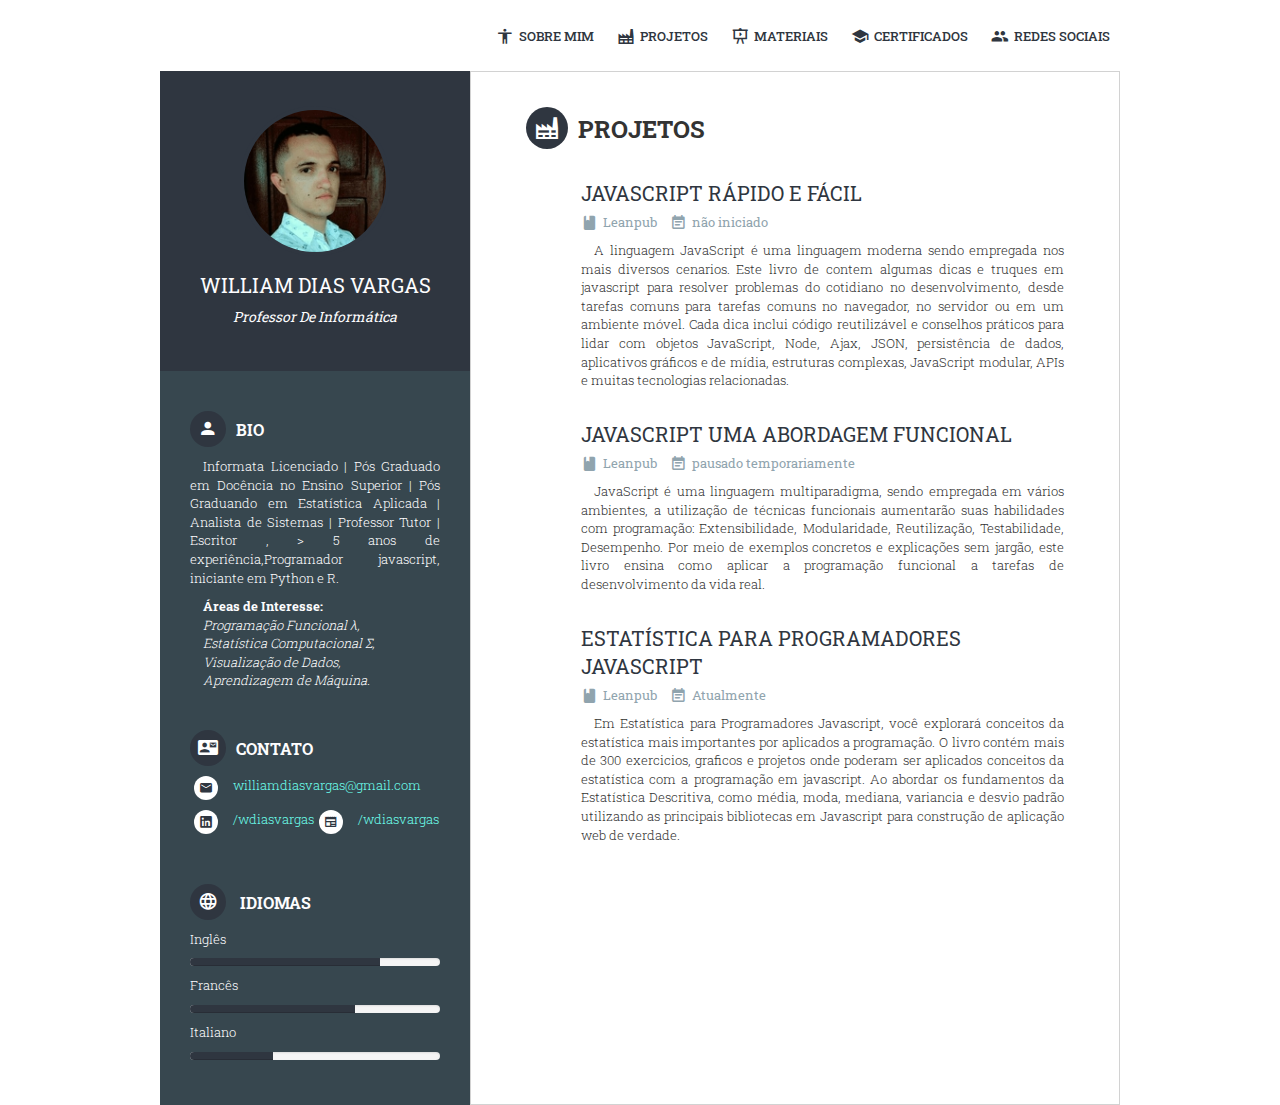
<file: projetos.html>
<!DOCTYPE html>
<html lang="pt-BR">

<head>
    <meta http-equiv="Content-Type" content="text/html; charset=UTF-8">
    <meta name="viewport" content="width=device-width,initial-scale=1">
    <meta name="description" content>
    <meta name="author" content="wdiasvargas.dev, williamdiasvargas@gmail.com">
    <meta name="copyright" content="wdiasvargas.dev">
    <title>William Dias Vargas</title>
    <link rel="shortcut icon"
        href="[data-uri]">
    <link rel="mask-icon" href="/safari-pinned-tab.svg" color="#5bbad5">
    <meta name="msapplication-TileColor" content="#fcfcfc">
    <meta name="theme-color" content="#ffffff">
    <link rel="preload" defer async
        href="https://cdnjs.cloudflare.com/ajax/libs/twitter-bootstrap/4.5.3/css/bootstrap.min.css"
        integrity="sha512-oc9+XSs1H243/FRN9Rw62Fn8EtxjEYWHXRvjS43YtueEewbS6ObfXcJNyohjHqVKFPoXXUxwc+q1K7Dee6vv9g=="
        crossorigin="anonymous">
    <link rel="preload" defer async href="https://cdnjs.cloudflare.com/ajax/libs/font-awesome/5.15.1/css/all.min.css"
        integrity="sha512-+4zCK9k+qNFUR5X+cKL9EIR+ZOhtIloNl9GIKS57V1MyNsYpYcUrUeQc9vNfzsWfV28IaLL3i96P9sdNyeRssA=="
        crossorigin="anonymous">
    <link rel="preload" defer async href="../css/template.css" as="style"
        onload="this.onload=null,this.rel=&#34;stylesheet&#34;"><noscript>
        <link rel="stylesheet" defer async href="../css/template.css"></noscript>
</head>

<body>
    <div id="nino-cvWrap">
        <nav id="mainMenu">
            <ul>
                <li><a href="sobre.html"><i class="mdi mdi-human nino-icon"></i>Sobre mim</a></li>
                <li><a href="projetos.html"><i class="mdi mdi-factory nino-icon"></i>Projetos</a></li>
                <li><a href="materiais.html"><i class="mdi mdi-presentation-play nino-icon"></i>Materiais</a></li>
                <li><a href="certificados.html"><i class="mdi mdi-school nino-icon"></i>Certificados</a></li>
                <li><a href="redes-sociais.html"><i class="mdi mdi-account-multiple nino-icon"></i>Redes Sociais</a>
                </li>
            </ul>
        </nav>
        <div layout="row" class="fw">
            <div id="nino-leftSide" class="fsr">
                <div layout="row" class="fw">
                    <header class="col-md-12 col-sm-6 col-xs-12"><a href="index.html" rel="noopener noreferrer"><img
                                src="images/avatar.jpg" alt class="avatar"></a>
                        <h1 class="name">William Dias Vargas</h1>
                        <h3 class="regency"><i>Professor de Informática</i></h3>
                    </header>
                    <section class="nino-aboutMe col-md-12 col-sm-6 col-xs-12">
                        <h2 class="nino-sectionHeading"><i class="mdi mdi-account nino-icon"></i>Bio</h2>
                        <div class="nino-sectionContent indent-text">
                                <p>Informata Licenciado | Pós Graduado em Docência no Ensino Superior | Pós Graduando em Estatística Aplicada | Analista de Sistemas | Professor Tutor | Escritor , > 5 anos de experiência,Programador javascript, iniciante em Python e R.</p>

                            <ul><b>Áreas de Interesse:</b>
                                <li><i>Programação Funcional λ,</i></li>
                                <li><i>Estatística Computacional Σ,</i></li>
                                <li><i>Visualização de Dados,</i></li>
                                <li><i>Aprendizagem de Máquina.</i></li>
                            </ul>
                        </div>
                    </section>
                    <section class="nino-contactInfo col-md-12 col-sm-6 col-xs-12">
                        <h2 class="nino-sectionHeading"><i class="mdi mdi-contact-mail nino-icon"></i>Contato</h2>
                        <ul class="nino-listWithIcon">
                            <!-- <li layout="row">
                                <div class="fsr"><i class="mdi mdi-map-marker nino-icon"></i></div>
                                <div class="fg"><a href="https://www.google.com/maps/@-25.4466466,-54.5581667,21z"
                                        target="_blank" rel="noopener noreferrer">882, São Luis, Foz do Iguaçu - BR</a>
                                </div>
                            </li> -->
                            <li layout="row">
                                <div class="fsr"><i class="mdi mdi-email nino-icon"></i></div>
                                <div class="fg"><a
                                        href="mailto:williamdiasvargas@gmail.com">williamdiasvargas@gmail.com</a></div>
                            </li>
                            <!-- <li layout="row">
                                <div class="fsr"><i class="mdi mdi-cellphone-iphone nino-icon"></i></div>
                                <div class="fg"><a href="https://wa.me/5566981420120" target="_blank"
                                        rel="noopener noreferrer">+55 66 9.81420120</a></div>
                            </li> -->
                            <li layout="row">
                                <div class="fsr"><i class="mdi mdi-linkedin-box nino-icon"></i></div>
                                <div class="fg"><a target="_blank" rel="noopener noreferrer"
                                        href="https://www.linkedin.com/in/wdiasvargas">/wdiasvargas</div>
                                <div class="fsr"><i class="mdi mdi-newspaper nino-icon"></i></div>
                                <div class="fg"><a target="_blank" rel="noopener noreferrer"
                                        href="https://medium.com/@wdiasvargas">/wdiasvargas</a></div>
                            </li>
                        </ul>
                    </section>
                    <section class="nino-mySkill col-md-12 col-sm-6 col-xs-12">
                        <h2 class="nino-sectionHeading"><i class="mdi mdi-web nino-icon"></i> Idiomas</h2>
                        <ul class="nino-listWithIcon">
                            <li layout="row">
                                <div class="fg">
                                    <p>Inglês</p>
                                    <div class="progress">
                                        <div class="progress-bar" role="progressbar" aria-valuenow="76"
                                            aria-valuemin="0" aria-valuemax="100" style="width:76%"><span
                                                class="sr-only">76% Complete</span></div>
                                    </div>
                                </div>
                            </li>
                            <li layout="row">
                                <div class="fg">
                                    <p>Francês</p>
                                    <div class="progress">
                                        <div class="progress-bar" role="progressbar" aria-valuenow="66"
                                            aria-valuemin="0" aria-valuemax="100" style="width:66%"><span
                                                class="sr-only">66% Complete</span></div>
                                    </div>
                                </div>
                            </li>
                            <li layout="row">
                                <div class="fg">
                                    <p>Italiano</p>
                                    <div class="progress">
                                        <div class="progress-bar" role="progressbar" aria-valuenow="33"
                                            aria-valuemin="0" aria-valuemax="100" style="width:33%"><span
                                                class="sr-only">33% Complete</span></div>
                                    </div>
                                </div>
                            </li>
                        </ul>
                    </section>
                </div>
            </div>
            <div id="nino-rightSide" class="fg">
                <main id="nino-mainContent">
                    <div class="container">
                        <section>
                            <h2 class="nino-sectionHeading"><i class="mdi mdi-factory nino-icon"></i>Projetos</h2>
                            <div class="nino-sectionContent">
                                <div class="inner">
                                    <article>
                                        <h3 class="nino-articleTitle"><a
                                                href="https://leanpub.com/javascriptrapidoefacil" target="_blank"
                                                rel="noopener noreferrer">Javascript rápido e fácil</a></h3>
                                        <div class="nino-articleMeta"><span><i
                                                    class="mdi mdi-book nino-icon"></i>Leanpub</span> <span><i
                                                    class="mdi mdi-calendar-text nino-icon"></i>não iniciado</span>
                                        </div>
                                        <div class="nino-articleContent">
                                            <p class="indent-text">A linguagem JavaScript é uma linguagem moderna sendo
                                                empregada nos mais diversos cenarios. Este livro de contem algumas dicas
                                                e truques em javascript para resolver problemas do cotidiano no
                                                desenvolvimento, desde tarefas comuns para tarefas comuns no navegador,
                                                no servidor ou em um ambiente móvel. Cada dica inclui código
                                                reutilizável e conselhos práticos para lidar com objetos JavaScript,
                                                Node, Ajax, JSON, persistência de dados, aplicativos gráficos e de
                                                mídia, estruturas complexas, JavaScript modular, APIs e muitas
                                                tecnologias relacionadas.</p>
                                        </div>
                                    </article>
                                    <article>
                                        <h3 class="nino-articleTitle"><a
                                                href="https://leanpub.com/javascriptumaabordagemfuncional"
                                                target="_blank" rel="noopener noreferrer">JAVASCRIPT UMA ABORDAGEM
                                                FUNCIONAL</a></h3>
                                        <div class="nino-articleMeta"><span><i
                                                    class="mdi mdi-book nino-icon"></i>Leanpub</span> <span><i
                                                    class="mdi mdi-calendar-text nino-icon"></i>pausado
                                                temporariamente</span></div>
                                        <div class="nino-articleContent indent-text">JavaScript é uma linguagem
                                            multiparadigma, sendo empregada em vários ambientes, a utilização de
                                            técnicas funcionais aumentarão suas habilidades com programação:
                                            Extensibilidade, Modularidade, Reutilização, Testabilidade, Desempenho. Por
                                            meio de exemplos concretos e explicações sem jargão, este livro ensina como
                                            aplicar a programação funcional a tarefas de desenvolvimento da vida real.
                                        </div>
                                    </article>
                                    <article>
                                        <h3 class="nino-articleTitle"><a
                                                href="https://leanpub.com/estatsticaparaprogramadoresjavascript"
                                                target="_blank" rel="noopener noreferrer">Estatística para Programadores
                                                Javascript</a></h3>
                                        <div class="nino-articleMeta"><span><i
                                                    class="mdi mdi-book nino-icon"></i>Leanpub</span> <span><i
                                                    class="mdi mdi-calendar-text nino-icon"></i>Atualmente</span></div>
                                        <div class="nino-articleContent">
                                            <p class="indent-text">Em Estatística para Programadores Javascript, você
                                                explorará conceitos da estatística mais importantes por aplicados a
                                                programação. O livro contém mais de 300 exercicios, graficos e projetos
                                                onde poderam ser aplicados conceitos da estatística com a programação em
                                                javascript. Ao abordar os fundamentos da Estatística Descritiva, como
                                                média, moda, mediana, variancia e desvio padrão utilizando as principais
                                                bibliotecas em Javascript para construção de aplicação web de verdade.
                                            </p>
                                        </div>
                                    </article>
                                </div>
                            </div>
                        </section>
                    </div>
                </main>
            </div>
        </div>
    </div>
    <!-- Scroll to top
         ================================================== --> <a href="#" id="nino-scrollToTop">Go to Top</a>
    <!-- javascript -->
    <script defer async type="text/javascript" src="js/jquery.min.js"></script>
    <script defer async type="text/javascript" src="js/bootstrap.min.js"></script>
    <script defer async type="text/javascript" src="js/template.js"></script>
    <!-- Le HTML5 shim, for IE6-8 support of HTML5 elements -->
    <!--[if lt IE 9]>
      <script src="http://html5shim.googlecode.com/svn/trunk/html5.js"></script>
      <![endif]-->
    <!-- css3-mediaqueries.js for IE less than 9 -->
    <!--[if lt IE 9]>
      <script src="http://css3-mediaqueries-js.googlecode.com/svn/trunk/css3-mediaqueries.js"></script>
      <![endif]-->
</body>

</html>
</file>
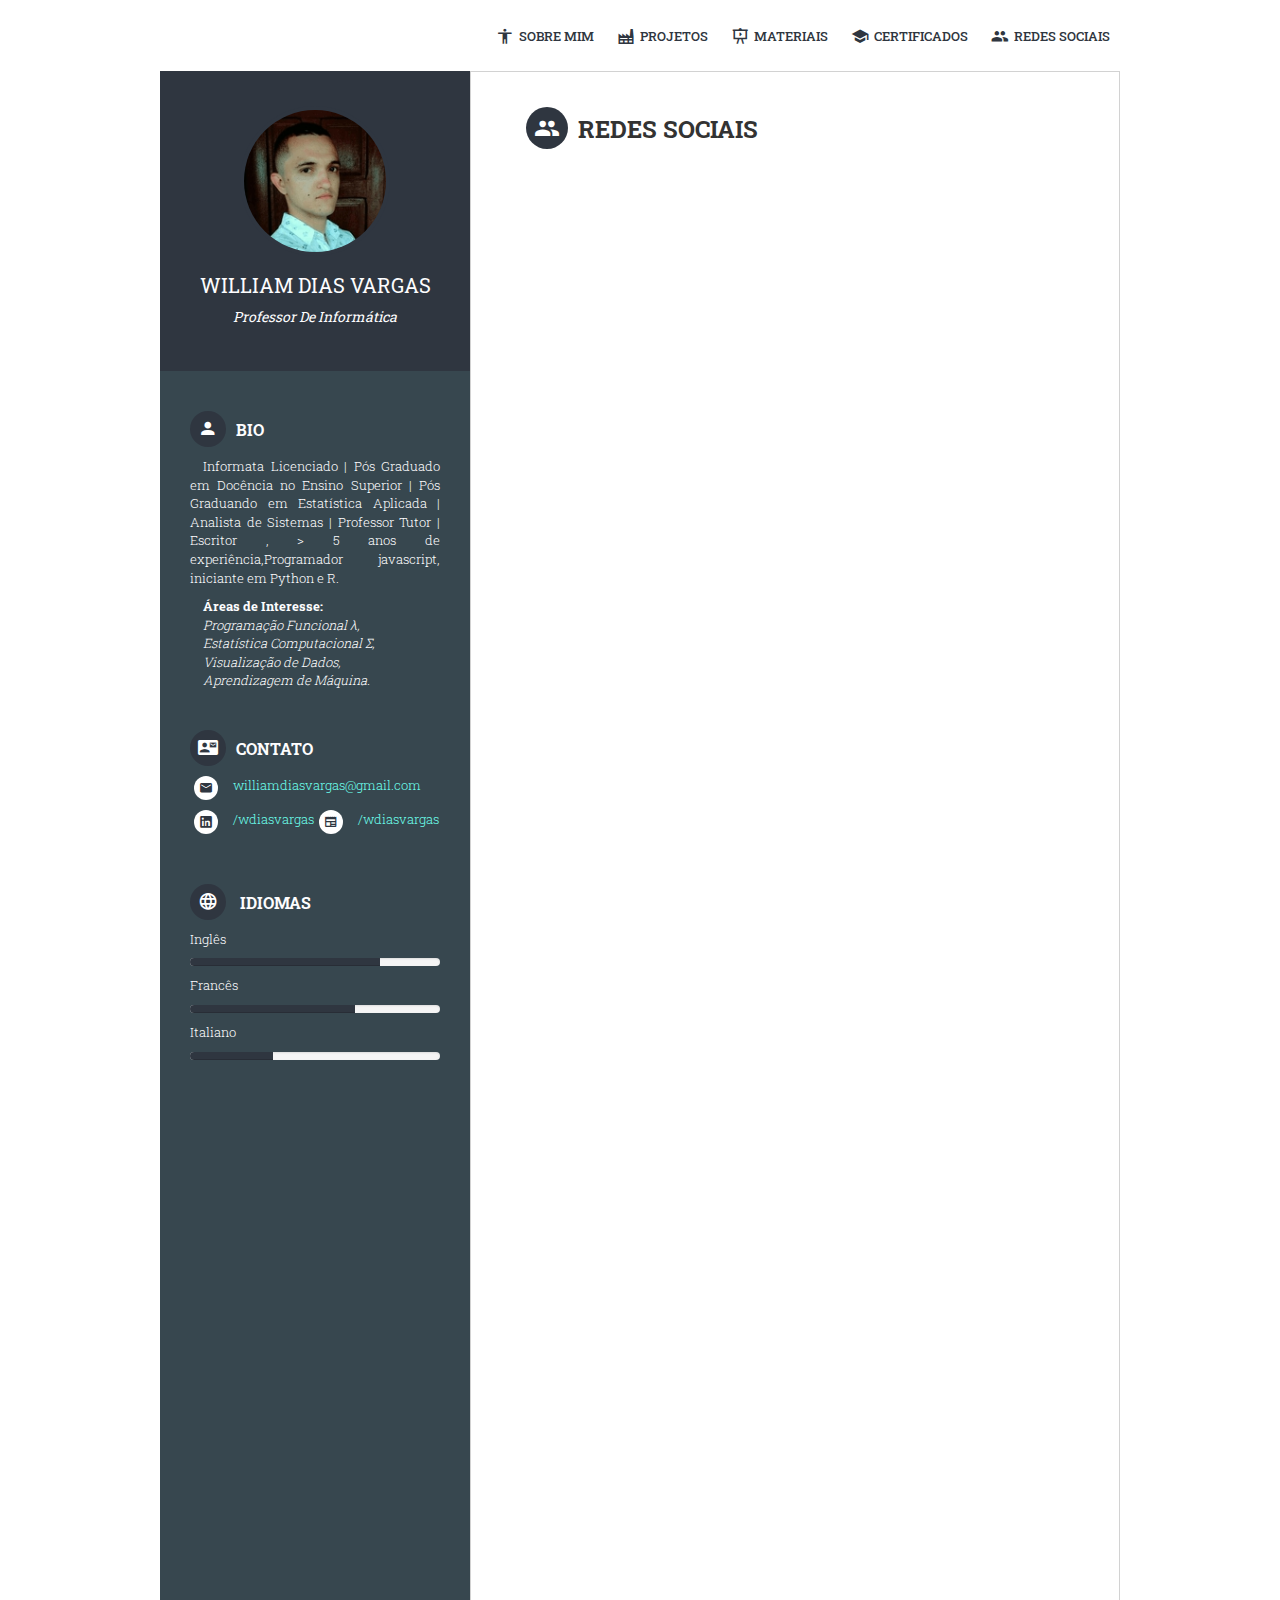
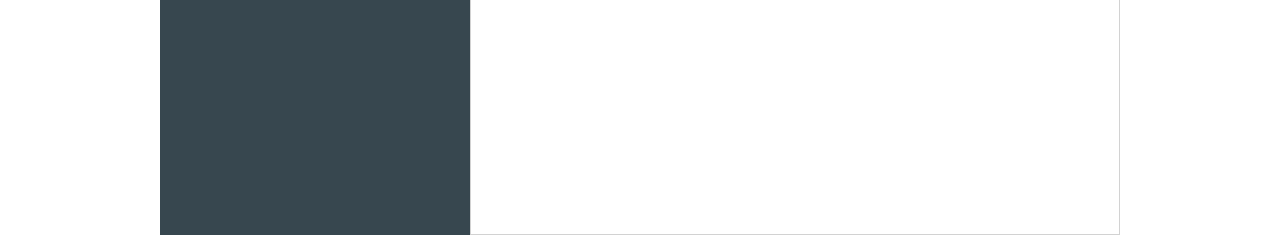
<file: redes-sociais.html>
<!DOCTYPE html>
<html lang="pt-BR">

<head>
      <meta http-equiv="Content-Type" content="text/html; charset=UTF-8">
      <meta name="viewport" content="width=device-width,initial-scale=1">
      <meta name="description" content>
      <meta name="author" content="wdiasvargas.dev, williamdiasvargas@gmail.com">
      <meta name="copyright" content="wdiasvargas.dev">
      <title>William Dias Vargas</title>
      <link rel="shortcut icon"
            href="[data-uri]">
      <link rel="mask-icon" href="/safari-pinned-tab.svg" color="#5bbad5">
      <meta name="msapplication-TileColor" content="#fcfcfc">
      <meta name="theme-color" content="#ffffff">
      <link rel="stylesheet" defer async
            href="https://cdnjs.cloudflare.com/ajax/libs/twitter-bootstrap/4.5.3/css/bootstrap.min.css"
            integrity="sha512-oc9+XSs1H243/FRN9Rw62Fn8EtxjEYWHXRvjS43YtueEewbS6ObfXcJNyohjHqVKFPoXXUxwc+q1K7Dee6vv9g=="
            crossorigin="anonymous">
      <link rel="stylesheet" defer async
            href="https://cdnjs.cloudflare.com/ajax/libs/font-awesome/5.15.1/css/all.min.css"
            integrity="sha512-+4zCK9k+qNFUR5X+cKL9EIR+ZOhtIloNl9GIKS57V1MyNsYpYcUrUeQc9vNfzsWfV28IaLL3i96P9sdNyeRssA=="
            crossorigin="anonymous">
      <link rel="preload" defer async href="css/template.css" as="style"
            onload="this.onload=null,this.rel=&#34;stylesheet&#34;"><noscript>
            <link rel="stylesheet" defer async href="css/template.css"></noscript>
</head>

<body>
      <div id="nino-cvWrap">
            <nav id="mainMenu">
                  <ul>
                        <li><a href="sobre.html"><i class="mdi mdi-human nino-icon"></i>Sobre mim</a></li>
                        <li><a href="projetos.html"><i class="mdi mdi-factory nino-icon"></i>Projetos</a></li>
                        <li><a href="materiais.html"><i class="mdi mdi-presentation-play nino-icon"></i>Materiais</a>
                        </li>
                        <li><a href="certificados.html"><i class="mdi mdi-school nino-icon"></i>Certificados</a></li>
                        <li><a href="redes-sociais.html"><i class="mdi mdi-account-multiple nino-icon"></i>Redes
                                    Sociais</a></li>
                  </ul>
            </nav>
            <div layout="row" class="fw">
                  <div id="nino-leftSide" class="fsr">
                        <div layout="row" class="fw">
                              <header class="col-md-12 col-sm-6 col-xs-12"><a href="index.html"
                                          rel="noopener noreferrer"><img src="images/avatar.jpg" alt class="avatar"></a>
                                    <h1 class="name">William Dias Vargas</h1>
                                    <h3 class="regency"><i>Professor de Informática</i></h3>
                              </header>
                              <section class="nino-aboutMe col-md-12 col-sm-6 col-xs-12">
                                    <h2 class="nino-sectionHeading"><i class="mdi mdi-account nino-icon"></i>Bio</h2>
                                    <div class="nino-sectionContent indent-text">
                                <p>Informata Licenciado | Pós Graduado em Docência no Ensino Superior | Pós Graduando em Estatística Aplicada | Analista de Sistemas | Professor Tutor | Escritor , > 5 anos de experiência,Programador javascript, iniciante em Python e R.</p>

                                          <ul><b>Áreas de Interesse:</b>
                                                <li><i>Programação Funcional λ,</i></li>
                                                <li><i>Estatística Computacional Σ,</i></li>
                                                <li><i>Visualização de Dados,</i></li>
                                                <li><i>Aprendizagem de Máquina.</i></li>
                                          </ul>
                                    </div>
                              </section>
                              <section class="nino-contactInfo col-md-12 col-sm-6 col-xs-12">
                                    <h2 class="nino-sectionHeading"><i
                                                class="mdi mdi-contact-mail nino-icon"></i>Contato</h2>
                                    <ul class="nino-listWithIcon">
                                          <!-- <li layout="row">
                                                <div class="fsr"><i class="mdi mdi-map-marker nino-icon"></i></div>
                                                <div class="fg"><a
                                                            href="https://www.google.com/maps/@-25.4466466,-54.5581667,21z"
                                                            target="_blank" rel="noopener noreferrer">882, São Luis, Foz
                                                            do Iguaçu - BR</a></div>
                                          </li> -->
                                          <li layout="row">
                                                <div class="fsr"><i class="mdi mdi-email nino-icon"></i></div>
                                                <div class="fg"><a
                                                            href="mailto:williamdiasvargas@gmail.com">williamdiasvargas@gmail.com</a>
                                                </div>
                                          </li>
                                          <!-- <li layout="row">
                                                <div class="fsr"><i class="mdi mdi-cellphone-iphone nino-icon"></i>
                                                </div>
                                                <div class="fg"><a href="https://wa.me/5566981420120" target="_blank"
                                                            rel="noopener noreferrer">+55 66 9.81420120</a></div>
                                          </li> -->
                                          <li layout="row">
                                                <div class="fsr"><i class="mdi mdi-linkedin-box nino-icon"></i></div>
                                                <div class="fg"><a target="_blank" rel="noopener noreferrer"
                                                            href="https://www.linkedin.com/in/wdiasvargas">/wdiasvargas
                                                </div>
                                                <div class="fsr"><i class="mdi mdi-newspaper nino-icon"></i></div>
                                                <div class="fg"><a target="_blank" rel="noopener noreferrer"
                                                            href="https://medium.com/@wdiasvargas">/wdiasvargas</a>
                                                </div>
                                          </li>
                                    </ul>
                              </section>
                              <section class="nino-mySkill col-md-12 col-sm-6 col-xs-12">
                                    <h2 class="nino-sectionHeading"><i class="mdi mdi-web nino-icon"></i> Idiomas</h2>
                                    <ul class="nino-listWithIcon">
                                          <li layout="row">
                                                <div class="fg">
                                                      <p>Inglês</p>
                                                      <div class="progress">
                                                            <div class="progress-bar" role="progressbar"
                                                                  aria-valuenow="76" aria-valuemin="0"
                                                                  aria-valuemax="100" style="width:76%"><span
                                                                        class="sr-only">76% Complete</span></div>
                                                      </div>
                                                </div>
                                          </li>
                                          <li layout="row">
                                                <div class="fg">
                                                      <p>Francês</p>
                                                      <div class="progress">
                                                            <div class="progress-bar" role="progressbar"
                                                                  aria-valuenow="66" aria-valuemin="0"
                                                                  aria-valuemax="100" style="width:66%"><span
                                                                        class="sr-only">66% Complete</span></div>
                                                      </div>
                                                </div>
                                          </li>
                                          <li layout="row">
                                                <div class="fg">
                                                      <p>Italiano</p>
                                                      <div class="progress">
                                                            <div class="progress-bar" role="progressbar"
                                                                  aria-valuenow="33" aria-valuemin="0"
                                                                  aria-valuemax="100" style="width:33%"><span
                                                                        class="sr-only">33% Complete</span></div>
                                                      </div>
                                                </div>
                                          </li>
                                    </ul>
                              </section>
                        </div>
                  </div>
                  <div id="nino-rightSide" class="fg">
                        <main id="nino-mainContent">
                              <div class="container">
                                    <section>
                                          <h2 class="nino-sectionHeading"><i
                                                      class="mdi mdi-account-multiple nino-icon"></i>Redes Sociais
                                          </h2>
                                          <div class="nino-sectionContent">
                                                <div class="inner indent-certificate">
                                                      <div class="row">
                                                            <h2 class="rspadding"><a
                                                                        href="https://www.facebook.com/wdiasvargas/"
                                                                        target="_blank" rel="noopener noreferrer"><i
                                                                              class="fab fa-facebook"></i></a></h2>
                                                            <h2 class="rspadding"><a
                                                                        href="https://twitter.com/wdiasvargas"
                                                                        target="_blank" rel="noopener noreferrer"><i
                                                                              class="fab fa-twitter"></i></a></h2>
                                                            <h2 class="rspadding"><a
                                                                        href="https://www.instagram.com/wdiasvargas/"
                                                                        target="_blank" rel="noopener noreferrer"><i
                                                                              class="fab fa-instagram"></i></a></h2>
                                                            <h2 class="rspadding"><a href="http://wa.me/5566981420120"
                                                                        target="_blank" rel="noopener noreferrer"><i
                                                                              class="fab fa-whatsapp"></i></a></h2>
                                                            <h2 class="rspadding"><a href="http://t.me/wdiasvargas"
                                                                        target="_blank" rel="noopener noreferrer"><i
                                                                              class="fab fa-telegram"></i></a></h2>
                                                            <h2 class="rspadding"><a
                                                                        href="https://www.linkedin.com/in/wdiasvargas/"
                                                                        target="_blank" rel="noopener noreferrer"><i
                                                                              class="fab fa-linkedin"></i></a></h2>
                                                            <h2 class="rspadding"><a
                                                                        href="http://github.com/wdiasvargas"
                                                                        target="_blank" rel="noopener noreferrer"><i
                                                                              class="fab fa-github"></i></a></h2>
                                                            <h2 class="rspadding"><a
                                                                        href="https://gitlab.com/wdiasvargas"
                                                                        target="_blank" rel="noopener noreferrer"><i
                                                                              class="fab fa-gitlab"></i></a></h2>
                                                            <h2 class="rspadding"><a
                                                                        href="https://www.youtube.com/channel/UCiHsKRyWzItkBsPyIDTWljA"
                                                                        target="_blank" rel="noopener noreferrer"><i
                                                                              class="fab fa-youtube"></i></a></h2>
                                                            <h2 class="rspadding"><a
                                                                        href="https://br.pinterest.com/wdiasvargas/"
                                                                        target="_blank" rel="noopener noreferrer"><i
                                                                              class="fab fa-pinterest"></i></a></h2>
                                                            <h2 class="rspadding"><a
                                                                        href="https://soundcloud.com/wdiasvargas"
                                                                        target="_blank" rel="noopener noreferrer"><i
                                                                              class="fab fa-soundcloud"></i></a></h2>
                                                            <h2 class="rspadding"><a
                                                                        href="http://www.last.fm/pt/user/wdiasvargas"
                                                                        target="_blank" rel="noopener noreferrer"><i
                                                                              class="fab fa-lastfm"></i></a></h2>
                                                            <h2 class="rspadding"><a
                                                                        href="https://medium.com/@wdiasvargas"
                                                                        target="_blank" rel="noopener noreferrer"><i
                                                                              class="fab fa-medium"></i></a></h2>
                                                            <h2 class="rspadding"><a
                                                                        href="https://www.flickr.com/photos/wdiasvargas"
                                                                        target="_blank" rel="noopener noreferrer"><i
                                                                              class="fab fa-flickr"></i></a></h2>
                                                            <h2 class="rspadding"><a
                                                                        href="https://www.behance.net/wdiasvargas/"
                                                                        target="_blank" rel="noopener noreferrer"><i
                                                                              class="fab fa-behance"></i></a></h2>
                                                            <h2 class="rspadding"><a
                                                                        href="https://dribbble.com/wdiasvargas"
                                                                        target="_blank" rel="noopener noreferrer"><i
                                                                              class="fab fa-dribbble"></i></a></h2>
                                                            <h2 class="rspadding"><a
                                                                        href="https://figma.com/@wdiasvargas"
                                                                        target="_blank" rel="noopener noreferrer"><i
                                                                              class="fab fa-figma"></i></a></h2>
                                                            <h2 class="rspadding"><a
                                                                        href="https://www.amazon.com.br/hz/wishlist/ls/295LQB1MU1GDX?ref_=wl_share"
                                                                        target="_blank" rel="noopener noreferrer"><i
                                                                              class="fab fa-amazon"></i></a></h2>
                                                            <h2 class="rspadding"><a
                                                                        href="https://discord.gg/FzA5yVFNzD"
                                                                        target="_blank" rel="noopener noreferrer"><i
                                                                              class="fab fa-discord"></i></a></h2>
                                                            <h2 class="rspadding"><a
                                                                        href="https://www.messenger.com/t/wdiasvargas"
                                                                        target="_blank" rel="noopener noreferrer"><i
                                                                              class="fab fa-facebook-messenger"></i></a>
                                                            </h2>
                                                            <h2 class="rspadding"><a
                                                                        href="https://flipboard.com/@wdiasvargas"
                                                                        target="_blank" rel="noopener noreferrer"><i
                                                                              class="fab fa-flipboard"></i></a></h2>
                                                            <h2 class="rspadding"><a
                                                                        href="https://pt.foursquare.com/wdiasvargas"
                                                                        target="_blank" rel="noopener noreferrer"><i
                                                                              class="fab fa-foursquare"></i></a></h2>
                                                            <h2 class="rspadding"><a
                                                                        href="https://open.spotify.com/user/12152857433"
                                                                        target="_blank" rel="noopener noreferrer"><i
                                                                              class="fab fa-spotify"></i></a></h2>
                                                            <h2 class="rspadding"><a
                                                                        href="https://www.deezer.com/br/profile/386005287"
                                                                        target="_blank" rel="noopener noreferrer"><i
                                                                              class="fab fa-deezer"></i></a></h2>
                                                            <h2 class="rspadding"><a
                                                                        href="https://www.hackerrank.com/wdiasvargas"
                                                                        target="_blank" rel="noopener noreferrer"><i
                                                                              class="fab fa-hackerrank"></i></a></h2>
                                                            <h2 class="rspadding"><a href="https://wdiasvargas.itch.io/"
                                                                        target="_blank" rel="noopener noreferrer"><i
                                                                              class="fab fa-itch-io"></i></a></h2>
                                                            <h2 class="rspadding"><a
                                                                        href="https://leanpub.com/u/wdiasvargas"
                                                                        target="_blank" rel="noopener noreferrer"><i
                                                                              class="fab fa-leanpub"></i></a></h2>
                                                            <h2 class="rspadding"><a
                                                                        href="https://www.npmjs.com/~wdiasvargas"
                                                                        target="_blank" rel="noopener noreferrer"><i
                                                                              class="fab fa-npm"></i></a></h2>
                                                            <h2 class="rspadding"><a
                                                                        href="https://www.patreon.com/user?u=47233603"
                                                                        target="_blank" rel="noopener noreferrer"><i
                                                                              class="fab fa-patreon"></i></a></h2>
                                                            <h2 class="rspadding"><a
                                                                        href="https://www.paypal.com/donate?hosted_button_id=LQ48KSE89Y62W"
                                                                        target="_blank" rel="noopener noreferrer"><i
                                                                              class="fab fa-paypal"></i></a></h2>
                                                            <h2 class="rspadding"><a
                                                                        href="https://www.producthunt.com/@wdiasvargas"
                                                                        target="_blank" rel="noopener noreferrer"><i
                                                                              class="fab fa-product-hunt"></i></a></h2>
                                                            <h2 class="rspadding"><a
                                                                        href="https://pt2.slideshare.net/wdiasvargas"
                                                                        target="_blank" rel="noopener noreferrer"><i
                                                                              class="fab fa-slideshare"></i></a></h2>
                                                            <h2 class="rspadding"><a href="skype:wdiasavargas"
                                                                        target="_blank" rel="noopener noreferrer"><i
                                                                              class="fab fa-skype"></i></a></h2>
                                                            <h2 class="rspadding"><a
                                                                        href="https://www.freecodecamp.org/wdiasvargas"
                                                                        target="_blank" rel="noopener noreferrer"><i
                                                                              class="fab fa-free-code-camp"></i></a>
                                                            </h2>
                                                            <h2 class="rspadding"><a
                                                                        href="https://stackoverflow.com/cv/wdiasvargas"
                                                                        target="_blank" rel="noopener noreferrer"><i
                                                                              class="fab fa-stack-overflow"></i></a>
                                                            </h2>
                                                            <h2 class="rspadding"><a
                                                                        href="https://steamcommunity.com/id/wdiasvargas/"
                                                                        target="_blank" rel="noopener noreferrer"><i
                                                                              class="fab fa-steam"></i></a></h2>
                                                            <h2 class="rspadding"><a href="https://mix.com/wdiasvargas"
                                                                        target="_blank" rel="noopener noreferrer"><i
                                                                              class="fab fa-mix"></i></a></h2>
                                                            <h2 class="rspadding"><a
                                                                        href="https://wdiasvargas.tumblr.com/"
                                                                        target="_blank" rel="noopener noreferrer"><i
                                                                              class="fab fa-tumblr"></i></a></h2>
                                                            <h2 class="rspadding"><a
                                                                        href="https://www.twitch.tv/wdiasvargas"
                                                                        target="_blank" rel="noopener noreferrer"><i
                                                                              class="fab fa-twitch"></i></a></h2>
                                                            <h2 class="rspadding"><a
                                                                        href="https://unsplash.com/@wdiasvargas"
                                                                        target="_blank" rel="noopener noreferrer"><i
                                                                              class="fab fa-unsplash"></i></a></h2>
                                                            <h2 class="rspadding"><a
                                                                        href="https://vimeo.com/user7734040"
                                                                        target="_blank" rel="noopener noreferrer"><i
                                                                              class="fab fa-vimeo"></i></a></h2>
                                                      </div>
                                                </div>
                                          </div>
                                    </section>
                              </div>
                        </main>
                  </div>
            </div>
      </div>
      <!-- Scroll to top
         ================================================== --> <a href="#" id="nino-scrollToTop">Go to Top</a>
      <!-- javascript -->
      <script defer async type="text/javascript" src="js/jquery.min.js"></script>
      <script defer async type="text/javascript" src="js/bootstrap.min.js"></script>
      <script defer async type="text/javascript" src="js/template.js"></script>
      <!-- Le HTML5 shim, for IE6-8 support of HTML5 elements -->
      <!--[if lt IE 9]>
      <script src="http://html5shim.googlecode.com/svn/trunk/html5.js"></script>
      <![endif]-->
      <!-- css3-mediaqueries.js for IE less than 9 -->
      <!--[if lt IE 9]>
      <script src="http://css3-mediaqueries-js.googlecode.com/svn/trunk/css3-mediaqueries.js"></script>
      <![endif]-->
</body>

</html>
</file>
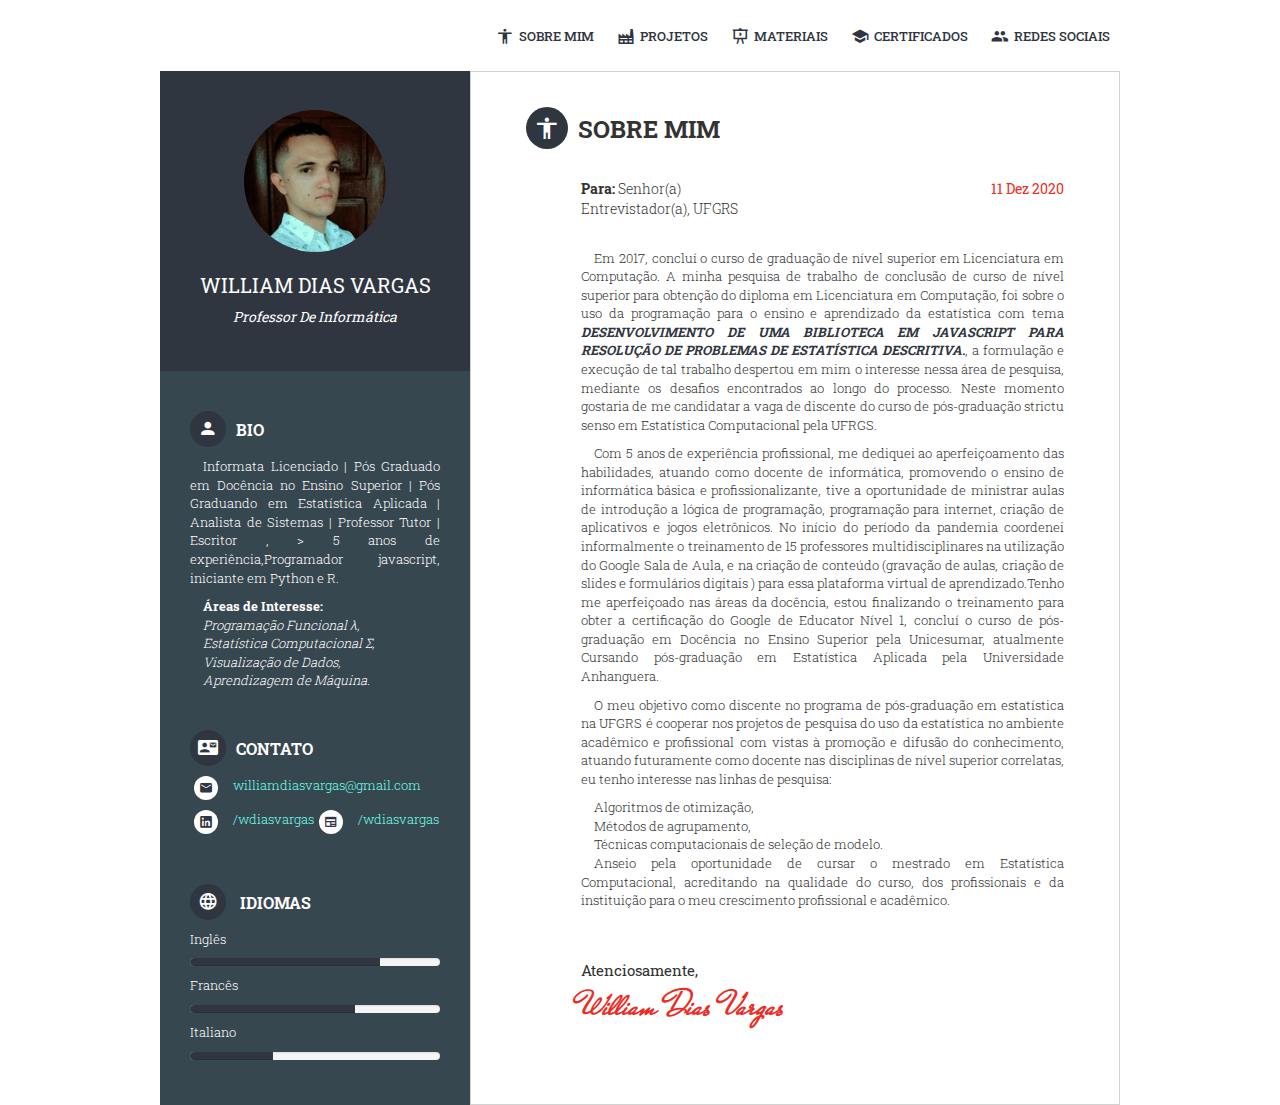
<file: sobre.html>
<!DOCTYPE html>
<html lang="pt-BR">

<head>
   <meta http-equiv="Content-Type" content="text/html; charset=UTF-8">
   <meta name="viewport" content="width=device-width,initial-scale=1">
   <meta name="description" content>
   <meta name="author" content="wdiasvargas.dev, williamdiasvargas@gmail.com">
   <meta name="copyright" content="wdiasvargas.dev">
   <title>William Dias Vargas</title>
   <link rel="shortcut icon"
      href="[data-uri]">
   <link rel="mask-icon" href="/safari-pinned-tab.svg" color="#5bbad5">
   <meta name="msapplication-TileColor" content="#fcfcfc">
   <meta name="theme-color" content="#ffffff">
   <link rel="preload" defer async
      href="https://cdnjs.cloudflare.com/ajax/libs/twitter-bootstrap/4.5.3/css/bootstrap.min.css"
      integrity="sha512-oc9+XSs1H243/FRN9Rw62Fn8EtxjEYWHXRvjS43YtueEewbS6ObfXcJNyohjHqVKFPoXXUxwc+q1K7Dee6vv9g=="
      crossorigin="anonymous">
   <link rel="preload" defer async href="https://cdnjs.cloudflare.com/ajax/libs/font-awesome/5.15.1/css/all.min.css"
      integrity="sha512-+4zCK9k+qNFUR5X+cKL9EIR+ZOhtIloNl9GIKS57V1MyNsYpYcUrUeQc9vNfzsWfV28IaLL3i96P9sdNyeRssA=="
      crossorigin="anonymous">
   <link rel="preload" defer async href="../css/template.css" as="style"
      onload="this.onload=null,this.rel=&#34;stylesheet&#34;"><noscript>
      <link rel="stylesheet" defer async href="../css/template.css"></noscript>
</head>

<body>
   <div id="nino-cvWrap">
      <nav id="mainMenu">
         <ul>
            <li><a href="sobre.html"><i class="mdi mdi-human nino-icon"></i>Sobre mim</a></li>
            <li><a href="projetos.html"><i class="mdi mdi-factory nino-icon"></i>Projetos</a></li>
            <li><a href="materiais.html"><i class="mdi mdi-presentation-play nino-icon"></i>Materiais</a></li>
            <li><a href="certificados.html"><i class="mdi mdi-school nino-icon"></i>Certificados</a></li>
            <li><a href="redes-sociais.html"><i class="mdi mdi-account-multiple nino-icon"></i>Redes Sociais</a></li>
         </ul>
      </nav>
      <div layout="row" class="fw">
         <div id="nino-leftSide" class="fsr">
            <div layout="row" class="fw">
               <header class="col-md-12 col-sm-6 col-xs-12"><a href="index.html" rel="noopener noreferrer"><img
                        src="images/avatar.jpg" alt class="avatar"></a>
                  <h1 class="name">William Dias Vargas</h1>
                  <h3 class="regency"><i>Professor de Informática</i></h3>
               </header>
               <section class="nino-aboutMe col-md-12 col-sm-6 col-xs-12">
                  <h2 class="nino-sectionHeading"><i class="mdi mdi-account nino-icon"></i>Bio</h2>
                  <div class="nino-sectionContent indent-text">
                   <p>Informata Licenciado | Pós Graduado em Docência no Ensino Superior | Pós Graduando em Estatística Aplicada | Analista de Sistemas | Professor Tutor | Escritor , > 5 anos de experiência,Programador javascript, iniciante em Python e R.</p>
                     <ul><b>Áreas de Interesse:</b>
                        <li><i>Programação Funcional λ,</i></li>
                        <li><i>Estatística Computacional Σ,</i></li>
                        <li><i>Visualização de Dados,</i></li>
                        <li><i>Aprendizagem de Máquina.</i></li>
                     </ul>
                  </div>
               </section>
               <section class="nino-contactInfo col-md-12 col-sm-6 col-xs-12">
                  <h2 class="nino-sectionHeading"><i class="mdi mdi-contact-mail nino-icon"></i>Contato</h2>
                  <ul class="nino-listWithIcon">
                     <!-- <li layout="row">
                        <div class="fsr"><i class="mdi mdi-map-marker nino-icon"></i></div>
                        <div class="fg"><a href="https://www.google.com/maps/@-25.4466466,-54.5581667,21z"
                              target="_blank" rel="noopener noreferrer">882, São Luis, Foz do Iguaçu - BR</a></div>
                     </li> -->
                     <li layout="row">
                        <div class="fsr"><i class="mdi mdi-email nino-icon"></i></div>
                        <div class="fg"><a href="mailto:williamdiasvargas@gmail.com">williamdiasvargas@gmail.com</a>
                        </div>
                     </li>
                     <!-- <li layout="row">
                        <div class="fsr"><i class="mdi mdi-cellphone-iphone nino-icon"></i></div>
                        <div class="fg"><a href="https://wa.me/5566981420120" target="_blank"
                              rel="noopener noreferrer">+55 66 9.81420120</a></div>
                     </li> -->
                     <li layout="row">
                        <div class="fsr"><i class="mdi mdi-linkedin-box nino-icon"></i></div>
                        <div class="fg"><a target="_blank" rel="noopener noreferrer"
                              href="https://www.linkedin.com/in/wdiasvargas">/wdiasvargas</div>
                        <div class="fsr"><i class="mdi mdi-newspaper nino-icon"></i></div>
                        <div class="fg"><a target="_blank" rel="noopener noreferrer"
                              href="https://medium.com/@wdiasvargas">/wdiasvargas</a></div>
                     </li>
                  </ul>
               </section>
               <section class="nino-mySkill col-md-12 col-sm-6 col-xs-12">
                  <h2 class="nino-sectionHeading"><i class="mdi mdi-web nino-icon"></i> Idiomas</h2>
                  <ul class="nino-listWithIcon">
                     <li layout="row">
                        <div class="fg">
                           <p>Inglês</p>
                           <div class="progress">
                              <div class="progress-bar" role="progressbar" aria-valuenow="76" aria-valuemin="0"
                                 aria-valuemax="100" style="width:76%"><span class="sr-only">76% Complete</span></div>
                           </div>
                        </div>
                     </li>
                     <li layout="row">
                        <div class="fg">
                           <p>Francês</p>
                           <div class="progress">
                              <div class="progress-bar" role="progressbar" aria-valuenow="66" aria-valuemin="0"
                                 aria-valuemax="100" style="width:66%"><span class="sr-only">66% Complete</span></div>
                           </div>
                        </div>
                     </li>
                     <li layout="row">
                        <div class="fg">
                           <p>Italiano</p>
                           <div class="progress">
                              <div class="progress-bar" role="progressbar" aria-valuenow="33" aria-valuemin="0"
                                 aria-valuemax="100" style="width:33%"><span class="sr-only">33% Complete</span></div>
                           </div>
                        </div>
                     </li>
                  </ul>
               </section>
            </div>
         </div>
         <div id="nino-rightSide" class="fg">
            <main id="nino-mainContent">
               <div class="container">
                  <section>
                     <h2 class="nino-sectionHeading"><i class="mdi mdi-human nino-icon"></i>SOBRE MIM</h2>
                     <div class="nino-sectionContent">
<div class="inner">
   <article id="nino-coverLetter">
      <div layout="row" class="nino-coverLetterHeader">
         <div class="fg"><strong>Para:</strong> Senhor(a)<br>Entrevistador(a), UFGRS</div>
         <div class="fsr date">11 Dez 2020</div>
      </div>
      <div class="nino-coverLetterContent indent-text">
         <p>Em 2017, concluí o curso de graduação de nível superior em Licenciatura em Computação.
            A minha pesquisa de trabalho de conclusão de curso de nível superior para obtenção do
            diploma em Licenciatura em Computação, foi sobre o uso da programação para o ensino e
            aprendizado da estatística com tema <i><strong><a
                     href="https://drive.google.com/file/d/0B4S2QGC3ujQ2cEl1S3lSQnVLUG8/view"
                     target="_blank" rel="noopener oreferrer">DESENVOLVIMENTO DE UMA BIBLIOTECA EM
                     JAVASCRIPT PARA RESOLUÇÃO DE PROBLEMAS DE ESTATÍSTICA
                     DESCRITIVA.</a></strong></i>, a formulação e execução de tal trabalho
            despertou em mim o interesse nessa área de pesquisa, mediante os desafios encontrados
            ao longo do processo. Neste momento gostaria de me candidatar a vaga de discente do
            curso de pós-graduação strictu senso em Estatística Computacional pela UFRGS.</p>
         <p>Com 5 anos de experiência profissional, me dediquei ao aperfeiçoamento das habilidades,
            atuando como docente de informática, promovendo o ensino de informática básica e
            profissionalizante, tive a oportunidade de ministrar aulas de introdução a lógica de
            programação, programação para internet, criação de aplicativos e jogos eletrônicos. No
            início do período da pandemia coordenei informalmente o treinamento de 15 professores
            multidisciplinares na utilização do Google Sala de Aula, e na criação de conteúdo
            (gravação de aulas, criação de slides e formulários digitais ) para essa plataforma
            virtual de aprendizado.Tenho me aperfeiçoado nas áreas da docência, estou finalizando o
            treinamento para obter a certificação do Google de Educator Nível 1, concluí o curso de
            pós-graduação em Docência no Ensino Superior pela Unicesumar, atualmente Cursando
            pós-graduação em Estatística Aplicada pela Universidade Anhanguera.</p>
         <p>O meu objetivo como discente no programa de pós-graduação em estatística na UFGRS é
            cooperar nos projetos de pesquisa do uso da estatística no ambiente acadêmico e
            profissional com vistas à promoção e difusão do conhecimento, atuando futuramente como
            docente nas disciplinas de nível superior correlatas, eu tenho interesse nas linhas de
            pesquisa:</p>
         <ul>
            <li>Algoritmos de otimização,</li>
            <li>Métodos de agrupamento,</li>
            <li>Técnicas computacionais de seleção de modelo.</li>
         </ul>
         <p>Anseio pela oportunidade de cursar o mestrado em Estatística Computacional, acreditando
            na qualidade do curso, dos profissionais e da instituição para o meu crescimento
            profissional e acadêmico.</p>
         <p></p>
      </div>
      <div class="nino-coverLetterFooter">
         <div>Atenciosamente,</div>
         <div class="nino-sign">William Dias Vargas</div>
      </div>
   </article>

</div>
                     </div>
                  </section>
               </div>
            </main>
         </div>
      </div>
   </div>
   <!-- Scroll to top
         ================================================== --> <a href="#" id="nino-scrollToTop">Go to Top</a>
   <!-- javascript -->
   <script defer async type="text/javascript" src="js/jquery.min.js"></script>
   <script defer async type="text/javascript" src="js/bootstrap.min.js"></script>
   <script defer async type="text/javascript" src="js/template.js"></script>
   <!-- Le HTML5 shim, for IE6-8 support of HTML5 elements -->
   <!--[if lt IE 9]>
      <script src="http://html5shim.googlecode.com/svn/trunk/html5.js"></script>
      <![endif]-->
   <!-- css3-mediaqueries.js for IE less than 9 -->
   <!--[if lt IE 9]>
      <script src="http://css3-mediaqueries-js.googlecode.com/svn/trunk/css3-mediaqueries.js"></script>
      <![endif]-->
</body>

</html>
</file>
<file: css/template.css>
@import url(https://fonts.googleapis.com/css2?family=Mr+De+Haviland&family=Roboto+Slab:wght@100&display=swap);

html {
  font-family: sans-serif;
  -webkit-text-size-adjust: 100%;
  -ms-text-size-adjust: 100%
}

body {
  font-family: 'Roboto Slab', serif;
  font-display: swap;
  font-size: 13px;
  color: #2f3640;
  font-weight: 300;
  position: relative;
  line-height: 1.42857143;
  color: #333;
  background-color: #fff;
  margin: 0
}

article,
aside,
details,
figcaption,
figure,
footer,
header,
hgroup,
main,
menu,
nav,
section,
summary {
  display: block
}

audio,
canvas,
progress,
video {
  display: inline-block;
  vertical-align: baseline
}

audio:not([controls]) {
  display: none;
  height: 0
}

[hidden],
template {
  display: none
}

a {
  background-color: transparent
}

a:active,
a:hover {
  outline: 0
}

abbr[title] {
  border-bottom: 1px dotted
}

b,
strong {
  font-weight: 700
}

dfn {
  font-style: italic
}

h1 {
  margin: .67em 0;
  font-size: 2em
}

mark {
  color: #000;
  background: #ff0
}

small {
  font-size: 80%
}

sub,
sup {
  position: relative;
  font-size: 75%;
  line-height: 0;
  vertical-align: baseline
}

sup {
  top: -.5em
}

sub {
  bottom: -.25em
}

img {
  border: 0
}

svg:not(:root) {
  overflow: hidden
}

figure {
  margin: 1em 40px
}

hr {
  height: 0;
  -webkit-box-sizing: content-box;
  -moz-box-sizing: content-box;
  box-sizing: content-box
}

pre {
  overflow: auto
}

code,
kbd,
pre,
samp {
  font-family: monospace, monospace;
  font-size: 1em
}

button,
input,
optgroup,
select,
textarea {
  margin: 0;
  font: inherit;
  color: inherit
}

button {
  overflow: visible
}

button,
select {
  text-transform: none
}

button,
html input[type=button],
input[type=reset],
input[type=submit] {
  -webkit-appearance: button;
  cursor: pointer
}

button[disabled],
html input[disabled] {
  cursor: default
}

button::-moz-focus-inner,
input::-moz-focus-inner {
  padding: 0;
  border: 0
}

input {
  line-height: normal
}

input[type=checkbox],
input[type=radio] {
  -webkit-box-sizing: border-box;
  -moz-box-sizing: border-box;
  box-sizing: border-box;
  padding: 0
}

input[type=number]::-webkit-inner-spin-button,
input[type=number]::-webkit-outer-spin-button {
  height: auto
}

input[type=search] {
  -webkit-box-sizing: content-box;
  -moz-box-sizing: content-box;
  box-sizing: content-box;
  -webkit-appearance: textfield
}

input[type=search]::-webkit-search-cancel-button,
input[type=search]::-webkit-search-decoration {
  -webkit-appearance: none
}

fieldset {
  padding: .35em .625em .75em;
  margin: 0 2px;
  border: 1px solid silver
}

legend {
  padding: 0;
  border: 0
}

textarea {
  overflow: auto
}

optgroup {
  font-weight: 700
}

table {
  border-spacing: 0;
  border-collapse: collapse
}

td,
th {
  padding: 0
}

@media print {

  *,
  :after,
  :before {
    color: #000 !important;
    text-shadow: none !important;
    background: 0 0 !important;
    -webkit-box-shadow: none !important;
    box-shadow: none !important
  }

  a,
  a:visited {
    text-decoration: underline
  }

  a[href]:after {
    content: " ("attr(href) ")"
  }

  abbr[title]:after {
    content: " ("attr(title) ")"
  }

  a[href^="#"]:after,
  a[href^="javascript:"]:after {
    content: ""
  }

  blockquote,
  pre {
    border: 1px solid #999;
    page-break-inside: avoid
  }

  thead {
    display: table-header-group
  }

  img,
  tr {
    page-break-inside: avoid
  }

  img {
    max-width: 100% !important
  }

  h2,
  h3,
  p {
    orphans: 3;
    widows: 3
  }

  h2,
  h3 {
    page-break-after: avoid
  }

  .navbar {
    display: none
  }

  .btn>.caret,
  .dropup>.btn>.caret {
    border-top-color: #000 !important
  }

  .label {
    border: 1px solid #000
  }

  .table {
    border-collapse: collapse !important
  }

  .table td,
  .table th {
    background-color: #fff !important
  }

  .table-bordered td,
  .table-bordered th {
    border: 1px solid #ddd !important
  }
}

@font-face {
  font-family: 'Glyphicons Halflings';
  src: url(../fonts/glyphicons-halflings-regular.eot);
  src: url(../fonts/glyphicons-halflings-regular.eot?#iefix) format('embedded-opentype'), url(../fonts/glyphicons-halflings-regular.woff2) format('woff2'), url(../fonts/glyphicons-halflings-regular.woff) format('woff'), url(../fonts/glyphicons-halflings-regular.ttf) format('truetype'), url(../fonts/glyphicons-halflings-regular.svg#glyphicons_halflingsregular) format('svg')
}

.glyphicon {
  position: relative;
  top: 1px;
  display: inline-block;
  font-family: 'Glyphicons Halflings';
  font-style: normal;
  font-weight: 400;
  line-height: 1;
  -webkit-font-smoothing: antialiased;
  -moz-osx-font-smoothing: grayscale
}

.glyphicon-asterisk:before {
  content: "\002a"
}

.glyphicon-plus:before {
  content: "\002b"
}

.glyphicon-eur:before,
.glyphicon-euro:before {
  content: "\20ac"
}

.glyphicon-minus:before {
  content: "\2212"
}

.glyphicon-cloud:before {
  content: "\2601"
}

.glyphicon-envelope:before {
  content: "\2709"
}

.glyphicon-pencil:before {
  content: "\270f"
}

.glyphicon-glass:before {
  content: "\e001"
}

.glyphicon-music:before {
  content: "\e002"
}

.glyphicon-search:before {
  content: "\e003"
}

.glyphicon-heart:before {
  content: "\e005"
}

.glyphicon-star:before {
  content: "\e006"
}

.glyphicon-star-empty:before {
  content: "\e007"
}

.glyphicon-user:before {
  content: "\e008"
}

.glyphicon-film:before {
  content: "\e009"
}

.glyphicon-th-large:before {
  content: "\e010"
}

.glyphicon-th:before {
  content: "\e011"
}

.glyphicon-th-list:before {
  content: "\e012"
}

.glyphicon-ok:before {
  content: "\e013"
}

.glyphicon-remove:before {
  content: "\e014"
}

.glyphicon-zoom-in:before {
  content: "\e015"
}

.glyphicon-zoom-out:before {
  content: "\e016"
}

.glyphicon-off:before {
  content: "\e017"
}

.glyphicon-signal:before {
  content: "\e018"
}

.glyphicon-cog:before {
  content: "\e019"
}

.glyphicon-trash:before {
  content: "\e020"
}

.glyphicon-home:before {
  content: "\e021"
}

.glyphicon-file:before {
  content: "\e022"
}

.glyphicon-time:before {
  content: "\e023"
}

.glyphicon-road:before {
  content: "\e024"
}

.glyphicon-download-alt:before {
  content: "\e025"
}

.glyphicon-download:before {
  content: "\e026"
}

.glyphicon-upload:before {
  content: "\e027"
}

.glyphicon-inbox:before {
  content: "\e028"
}

.glyphicon-play-circle:before {
  content: "\e029"
}

.glyphicon-repeat:before {
  content: "\e030"
}

.glyphicon-refresh:before {
  content: "\e031"
}

.glyphicon-list-alt:before {
  content: "\e032"
}

.glyphicon-lock:before {
  content: "\e033"
}

.glyphicon-flag:before {
  content: "\e034"
}

.glyphicon-headphones:before {
  content: "\e035"
}

.glyphicon-volume-off:before {
  content: "\e036"
}

.glyphicon-volume-down:before {
  content: "\e037"
}

.glyphicon-volume-up:before {
  content: "\e038"
}

.glyphicon-qrcode:before {
  content: "\e039"
}

.glyphicon-barcode:before {
  content: "\e040"
}

.glyphicon-tag:before {
  content: "\e041"
}

.glyphicon-tags:before {
  content: "\e042"
}

.glyphicon-book:before {
  content: "\e043"
}

.glyphicon-bookmark:before {
  content: "\e044"
}

.glyphicon-print:before {
  content: "\e045"
}

.glyphicon-camera:before {
  content: "\e046"
}

.glyphicon-font:before {
  content: "\e047"
}

.glyphicon-bold:before {
  content: "\e048"
}

.glyphicon-italic:before {
  content: "\e049"
}

.glyphicon-text-height:before {
  content: "\e050"
}

.glyphicon-text-width:before {
  content: "\e051"
}

.glyphicon-align-left:before {
  content: "\e052"
}

.glyphicon-align-center:before {
  content: "\e053"
}

.glyphicon-align-right:before {
  content: "\e054"
}

.glyphicon-align-justify:before {
  content: "\e055"
}

.glyphicon-list:before {
  content: "\e056"
}

.glyphicon-indent-left:before {
  content: "\e057"
}

.glyphicon-indent-right:before {
  content: "\e058"
}

.glyphicon-facetime-video:before {
  content: "\e059"
}

.glyphicon-picture:before {
  content: "\e060"
}

.glyphicon-map-marker:before {
  content: "\e062"
}

.glyphicon-adjust:before {
  content: "\e063"
}

.glyphicon-tint:before {
  content: "\e064"
}

.glyphicon-edit:before {
  content: "\e065"
}

.glyphicon-share:before {
  content: "\e066"
}

.glyphicon-check:before {
  content: "\e067"
}

.glyphicon-move:before {
  content: "\e068"
}

.glyphicon-step-backward:before {
  content: "\e069"
}

.glyphicon-fast-backward:before {
  content: "\e070"
}

.glyphicon-backward:before {
  content: "\e071"
}

.glyphicon-play:before {
  content: "\e072"
}

.glyphicon-pause:before {
  content: "\e073"
}

.glyphicon-stop:before {
  content: "\e074"
}

.glyphicon-forward:before {
  content: "\e075"
}

.glyphicon-fast-forward:before {
  content: "\e076"
}

.glyphicon-step-forward:before {
  content: "\e077"
}

.glyphicon-eject:before {
  content: "\e078"
}

.glyphicon-chevron-left:before {
  content: "\e079"
}

.glyphicon-chevron-right:before {
  content: "\e080"
}

.glyphicon-plus-sign:before {
  content: "\e081"
}

.glyphicon-minus-sign:before {
  content: "\e082"
}

.glyphicon-remove-sign:before {
  content: "\e083"
}

.glyphicon-ok-sign:before {
  content: "\e084"
}

.glyphicon-question-sign:before {
  content: "\e085"
}

.glyphicon-info-sign:before {
  content: "\e086"
}

.glyphicon-screenshot:before {
  content: "\e087"
}

.glyphicon-remove-circle:before {
  content: "\e088"
}

.glyphicon-ok-circle:before {
  content: "\e089"
}

.glyphicon-ban-circle:before {
  content: "\e090"
}

.glyphicon-arrow-left:before {
  content: "\e091"
}

.glyphicon-arrow-right:before {
  content: "\e092"
}

.glyphicon-arrow-up:before {
  content: "\e093"
}

.glyphicon-arrow-down:before {
  content: "\e094"
}

.glyphicon-share-alt:before {
  content: "\e095"
}

.glyphicon-resize-full:before {
  content: "\e096"
}

.glyphicon-resize-small:before {
  content: "\e097"
}

.glyphicon-exclamation-sign:before {
  content: "\e101"
}

.glyphicon-gift:before {
  content: "\e102"
}

.glyphicon-leaf:before {
  content: "\e103"
}

.glyphicon-fire:before {
  content: "\e104"
}

.glyphicon-eye-open:before {
  content: "\e105"
}

.glyphicon-eye-close:before {
  content: "\e106"
}

.glyphicon-warning-sign:before {
  content: "\e107"
}

.glyphicon-plane:before {
  content: "\e108"
}

.glyphicon-calendar:before {
  content: "\e109"
}

.glyphicon-random:before {
  content: "\e110"
}

.glyphicon-comment:before {
  content: "\e111"
}

.glyphicon-magnet:before {
  content: "\e112"
}

.glyphicon-chevron-up:before {
  content: "\e113"
}

.glyphicon-chevron-down:before {
  content: "\e114"
}

.glyphicon-retweet:before {
  content: "\e115"
}

.glyphicon-shopping-cart:before {
  content: "\e116"
}

.glyphicon-folder-close:before {
  content: "\e117"
}

.glyphicon-folder-open:before {
  content: "\e118"
}

.glyphicon-resize-vertical:before {
  content: "\e119"
}

.glyphicon-resize-horizontal:before {
  content: "\e120"
}

.glyphicon-hdd:before {
  content: "\e121"
}

.glyphicon-bullhorn:before {
  content: "\e122"
}

.glyphicon-bell:before {
  content: "\e123"
}

.glyphicon-certificate:before {
  content: "\e124"
}

.glyphicon-thumbs-up:before {
  content: "\e125"
}

.glyphicon-thumbs-down:before {
  content: "\e126"
}

.glyphicon-hand-right:before {
  content: "\e127"
}

.glyphicon-hand-left:before {
  content: "\e128"
}

.glyphicon-hand-up:before {
  content: "\e129"
}

.glyphicon-hand-down:before {
  content: "\e130"
}

.glyphicon-circle-arrow-right:before {
  content: "\e131"
}

.glyphicon-circle-arrow-left:before {
  content: "\e132"
}

.glyphicon-circle-arrow-up:before {
  content: "\e133"
}

.glyphicon-circle-arrow-down:before {
  content: "\e134"
}

.glyphicon-globe:before {
  content: "\e135"
}

.glyphicon-wrench:before {
  content: "\e136"
}

.glyphicon-tasks:before {
  content: "\e137"
}

.glyphicon-filter:before {
  content: "\e138"
}

.glyphicon-briefcase:before {
  content: "\e139"
}

.glyphicon-fullscreen:before {
  content: "\e140"
}

.glyphicon-dashboard:before {
  content: "\e141"
}

.glyphicon-paperclip:before {
  content: "\e142"
}

.glyphicon-heart-empty:before {
  content: "\e143"
}

.glyphicon-link:before {
  content: "\e144"
}

.glyphicon-phone:before {
  content: "\e145"
}

.glyphicon-pushpin:before {
  content: "\e146"
}

.glyphicon-usd:before {
  content: "\e148"
}

.glyphicon-gbp:before {
  content: "\e149"
}

.glyphicon-sort:before {
  content: "\e150"
}

.glyphicon-sort-by-alphabet:before {
  content: "\e151"
}

.glyphicon-sort-by-alphabet-alt:before {
  content: "\e152"
}

.glyphicon-sort-by-order:before {
  content: "\e153"
}

.glyphicon-sort-by-order-alt:before {
  content: "\e154"
}

.glyphicon-sort-by-attributes:before {
  content: "\e155"
}

.glyphicon-sort-by-attributes-alt:before {
  content: "\e156"
}

.glyphicon-unchecked:before {
  content: "\e157"
}

.glyphicon-expand:before {
  content: "\e158"
}

.glyphicon-collapse-down:before {
  content: "\e159"
}

.glyphicon-collapse-up:before {
  content: "\e160"
}

.glyphicon-log-in:before {
  content: "\e161"
}

.glyphicon-flash:before {
  content: "\e162"
}

.glyphicon-log-out:before {
  content: "\e163"
}

.glyphicon-new-window:before {
  content: "\e164"
}

.glyphicon-record:before {
  content: "\e165"
}

.glyphicon-save:before {
  content: "\e166"
}

.glyphicon-open:before {
  content: "\e167"
}

.glyphicon-saved:before {
  content: "\e168"
}

.glyphicon-import:before {
  content: "\e169"
}

.glyphicon-export:before {
  content: "\e170"
}

.glyphicon-send:before {
  content: "\e171"
}

.glyphicon-floppy-disk:before {
  content: "\e172"
}

.glyphicon-floppy-saved:before {
  content: "\e173"
}

.glyphicon-floppy-remove:before {
  content: "\e174"
}

.glyphicon-floppy-save:before {
  content: "\e175"
}

.glyphicon-floppy-open:before {
  content: "\e176"
}

.glyphicon-credit-card:before {
  content: "\e177"
}

.glyphicon-transfer:before {
  content: "\e178"
}

.glyphicon-cutlery:before {
  content: "\e179"
}

.glyphicon-header:before {
  content: "\e180"
}

.glyphicon-compressed:before {
  content: "\e181"
}

.glyphicon-earphone:before {
  content: "\e182"
}

.glyphicon-phone-alt:before {
  content: "\e183"
}

.glyphicon-tower:before {
  content: "\e184"
}

.glyphicon-stats:before {
  content: "\e185"
}

.glyphicon-sd-video:before {
  content: "\e186"
}

.glyphicon-hd-video:before {
  content: "\e187"
}

.glyphicon-subtitles:before {
  content: "\e188"
}

.glyphicon-sound-stereo:before {
  content: "\e189"
}

.glyphicon-sound-dolby:before {
  content: "\e190"
}

.glyphicon-sound-5-1:before {
  content: "\e191"
}

.glyphicon-sound-6-1:before {
  content: "\e192"
}

.glyphicon-sound-7-1:before {
  content: "\e193"
}

.glyphicon-copyright-mark:before {
  content: "\e194"
}

.glyphicon-registration-mark:before {
  content: "\e195"
}

.glyphicon-cloud-download:before {
  content: "\e197"
}

.glyphicon-cloud-upload:before {
  content: "\e198"
}

.glyphicon-tree-conifer:before {
  content: "\e199"
}

.glyphicon-tree-deciduous:before {
  content: "\e200"
}

.glyphicon-cd:before {
  content: "\e201"
}

.glyphicon-save-file:before {
  content: "\e202"
}

.glyphicon-open-file:before {
  content: "\e203"
}

.glyphicon-level-up:before {
  content: "\e204"
}

.glyphicon-copy:before {
  content: "\e205"
}

.glyphicon-paste:before {
  content: "\e206"
}

.glyphicon-alert:before {
  content: "\e209"
}

.glyphicon-equalizer:before {
  content: "\e210"
}

.glyphicon-king:before {
  content: "\e211"
}

.glyphicon-queen:before {
  content: "\e212"
}

.glyphicon-pawn:before {
  content: "\e213"
}

.glyphicon-bishop:before {
  content: "\e214"
}

.glyphicon-knight:before {
  content: "\e215"
}

.glyphicon-baby-formula:before {
  content: "\e216"
}

.glyphicon-tent:before {
  content: "\26fa"
}

.glyphicon-blackboard:before {
  content: "\e218"
}

.glyphicon-bed:before {
  content: "\e219"
}

.glyphicon-apple:before {
  content: "\f8ff"
}

.glyphicon-erase:before {
  content: "\e221"
}

.glyphicon-hourglass:before {
  content: "\231b"
}

.glyphicon-lamp:before {
  content: "\e223"
}

.glyphicon-duplicate:before {
  content: "\e224"
}

.glyphicon-piggy-bank:before {
  content: "\e225"
}

.glyphicon-scissors:before {
  content: "\e226"
}

.glyphicon-bitcoin:before {
  content: "\e227"
}

.glyphicon-btc:before {
  content: "\e227"
}

.glyphicon-xbt:before {
  content: "\e227"
}

.glyphicon-yen:before {
  content: "\00a5"
}

.glyphicon-jpy:before {
  content: "\00a5"
}

.glyphicon-ruble:before {
  content: "\20bd"
}

.glyphicon-rub:before {
  content: "\20bd"
}

.glyphicon-scale:before {
  content: "\e230"
}

.glyphicon-ice-lolly:before {
  content: "\e231"
}

.glyphicon-ice-lolly-tasted:before {
  content: "\e232"
}

.glyphicon-education:before {
  content: "\e233"
}

.glyphicon-option-horizontal:before {
  content: "\e234"
}

.glyphicon-option-vertical:before {
  content: "\e235"
}

.glyphicon-menu-hamburger:before {
  content: "\e236"
}

.glyphicon-modal-window:before {
  content: "\e237"
}

.glyphicon-oil:before {
  content: "\e238"
}

.glyphicon-grain:before {
  content: "\e239"
}

.glyphicon-sunglasses:before {
  content: "\e240"
}

.glyphicon-text-size:before {
  content: "\e241"
}

.glyphicon-text-color:before {
  content: "\e242"
}

.glyphicon-text-background:before {
  content: "\e243"
}

.glyphicon-object-align-top:before {
  content: "\e244"
}

.glyphicon-object-align-bottom:before {
  content: "\e245"
}

.glyphicon-object-align-horizontal:before {
  content: "\e246"
}

.glyphicon-object-align-left:before {
  content: "\e247"
}

.glyphicon-object-align-vertical:before {
  content: "\e248"
}

.glyphicon-object-align-right:before {
  content: "\e249"
}

.glyphicon-triangle-right:before {
  content: "\e250"
}

.glyphicon-triangle-left:before {
  content: "\e251"
}

.glyphicon-triangle-bottom:before {
  content: "\e252"
}

.glyphicon-triangle-top:before {
  content: "\e253"
}

.glyphicon-console:before {
  content: "\e254"
}

.glyphicon-superscript:before {
  content: "\e255"
}

.glyphicon-subscript:before {
  content: "\e256"
}

.glyphicon-menu-left:before {
  content: "\e257"
}

.glyphicon-menu-right:before {
  content: "\e258"
}

.glyphicon-menu-down:before {
  content: "\e259"
}

.glyphicon-menu-up:before {
  content: "\e260"
}

* {
  -webkit-box-sizing: border-box;
  -moz-box-sizing: border-box;
  box-sizing: border-box
}

:after,
:before {
  -webkit-box-sizing: border-box;
  -moz-box-sizing: border-box;
  box-sizing: border-box
}

html {
  font-size: 10px;
  -webkit-tap-highlight-color: transparent
}

button,
input,
select,
textarea {
  font-family: inherit;
  font-size: inherit;
  line-height: inherit
}

a {
  color: #337ab7;
  text-decoration: none
}

a:focus,
a:hover {
  color: #23527c;
  text-decoration: underline
}

a:focus {
  outline: thin dotted;
  outline: 5px auto -webkit-focus-ring-color;
  outline-offset: -2px
}

figure {
  margin: 0
}

img {
  vertical-align: middle
}

.carousel-inner>.item>a>img,
.carousel-inner>.item>img,
.img-responsive,
.thumbnail a>img,
.thumbnail>img {
  display: block;
  max-width: 100%;
  height: auto
}

.img-rounded {
  border-radius: 6px
}

.img-thumbnail {
  display: inline-block;
  max-width: 100%;
  height: auto;
  padding: 4px;
  line-height: 1.42857143;
  background-color: #fff;
  border: 1px solid #ddd;
  border-radius: 4px;
  -webkit-transition: all .2s ease-in-out;
  -o-transition: all .2s ease-in-out;
  transition: all .2s ease-in-out
}

.img-circle {
  border-radius: 50%
}

hr {
  margin-top: 20px;
  margin-bottom: 20px;
  border: 0;
  border-top: 1px solid #eee
}

.sr-only {
  position: absolute;
  width: 1px;
  height: 1px;
  padding: 0;
  margin: -1px;
  overflow: hidden;
  clip: rect(0, 0, 0, 0);
  border: 0
}

.sr-only-focusable:active,
.sr-only-focusable:focus {
  position: static;
  width: auto;
  height: auto;
  margin: 0;
  overflow: visible;
  clip: auto
}

[role=button] {
  cursor: pointer
}

.h1,
.h2,
.h3,
.h4,
.h5,
.h6,
h1,
h2,
h3,
h4,
h5,
h6 {
  font-family: inherit;
  font-weight: 500;
  line-height: 1.1;
  color: inherit
}

.h1 .small,
.h1 small,
.h2 .small,
.h2 small,
.h3 .small,
.h3 small,
.h4 .small,
.h4 small,
.h5 .small,
.h5 small,
.h6 .small,
.h6 small,
h1 .small,
h1 small,
h2 .small,
h2 small,
h3 .small,
h3 small,
h4 .small,
h4 small,
h5 .small,
h5 small,
h6 .small,
h6 small {
  font-weight: 400;
  line-height: 1;
  color: #777
}

.h1,
.h2,
.h3,
h1,
h2,
h3 {
  margin-top: 20px;
  margin-bottom: 10px
}

.h1 .small,
.h1 small,
.h2 .small,
.h2 small,
.h3 .small,
.h3 small,
h1 .small,
h1 small,
h2 .small,
h2 small,
h3 .small,
h3 small {
  font-size: 65%
}

.h4,
.h5,
.h6,
h4,
h5,
h6 {
  margin-top: 10px;
  margin-bottom: 10px
}

.h4 .small,
.h4 small,
.h5 .small,
.h5 small,
.h6 .small,
.h6 small,
h4 .small,
h4 small,
h5 .small,
h5 small,
h6 .small,
h6 small {
  font-size: 75%
}

.h1,
h1 {
  font-size: 36px
}

.h2,
h2 {
  font-size: 30px
}

.h3,
h3 {
  font-size: 24px
}

.h4,
h4 {
  font-size: 18px
}

.h5,
h5 {
  font-size: 14px
}

.h6,
h6 {
  font-size: 12px
}

p {
  margin: 0 0 10px
}

.lead {
  margin-bottom: 20px;
  font-size: 16px;
  font-weight: 300;
  line-height: 1.4
}

@media(min-width:768px) {
  .lead {
    font-size: 21px
  }
}

.small,
small {
  font-size: 85%
}

.mark,
mark {
  padding: .2em;
  background-color: #fcf8e3
}

.text-left {
  text-align: left
}

.text-right {
  text-align: right
}

.text-center {
  text-align: center
}

.text-justify {
  text-align: justify
}

.text-nowrap {
  white-space: nowrap
}

.text-lowercase {
  text-transform: lowercase
}

.text-uppercase {
  text-transform: uppercase
}

.text-capitalize {
  text-transform: capitalize
}

.text-muted {
  color: #777
}

.text-primary {
  color: #337ab7
}

a.text-primary:focus,
a.text-primary:hover {
  color: #286090
}

.text-success {
  color: #3c763d
}

a.text-success:focus,
a.text-success:hover {
  color: #2b542c
}

.text-info {
  color: #31708f
}

a.text-info:focus,
a.text-info:hover {
  color: #245269
}

.text-warning {
  color: #8a6d3b
}

a.text-warning:focus,
a.text-warning:hover {
  color: #66512c
}

.text-danger {
  color: #a94442
}

a.text-danger:focus,
a.text-danger:hover {
  color: #843534
}

.bg-primary {
  color: #fff;
  background-color: #337ab7
}

a.bg-primary:focus,
a.bg-primary:hover {
  background-color: #286090
}

.bg-success {
  background-color: #dff0d8
}

a.bg-success:focus,
a.bg-success:hover {
  background-color: #c1e2b3
}

.bg-info {
  background-color: #d9edf7
}

a.bg-info:focus,
a.bg-info:hover {
  background-color: #afd9ee
}

.bg-warning {
  background-color: #fcf8e3
}

a.bg-warning:focus,
a.bg-warning:hover {
  background-color: #f7ecb5
}

.bg-danger {
  background-color: #f2dede
}

a.bg-danger:focus,
a.bg-danger:hover {
  background-color: #e4b9b9
}

.page-header {
  padding-bottom: 9px;
  margin: 40px 0 20px;
  border-bottom: 1px solid #eee
}

ol,
ul {
  margin-top: 0;
  margin-bottom: 10px
}

ol ol,
ol ul,
ul ol,
ul ul {
  margin-bottom: 0
}

.list-unstyled {
  padding-left: 0;
  list-style: none
}

.list-inline {
  padding-left: 0;
  margin-left: -5px;
  list-style: none
}

.list-inline>li {
  display: inline-block;
  padding-right: 5px;
  padding-left: 5px
}

dl {
  margin-top: 0;
  margin-bottom: 20px
}

dd,
dt {
  line-height: 1.42857143
}

dt {
  font-weight: 700
}

dd {
  margin-left: 0
}

@media(min-width:768px) {
  .dl-horizontal dt {
    float: left;
    width: 160px;
    overflow: hidden;
    clear: left;
    text-align: right;
    text-overflow: ellipsis;
    white-space: nowrap
  }

  .dl-horizontal dd {
    margin-left: 180px
  }
}

abbr[data-original-title],
abbr[title] {
  cursor: help;
  border-bottom: 1px dotted #777
}

.initialism {
  font-size: 90%;
  text-transform: uppercase
}

blockquote {
  padding: 10px 20px;
  margin: 0 0 20px;
  font-size: 17.5px;
  border-left: 5px solid #eee
}

blockquote ol:last-child,
blockquote p:last-child,
blockquote ul:last-child {
  margin-bottom: 0
}

blockquote .small,
blockquote footer,
blockquote small {
  display: block;
  font-size: 80%;
  line-height: 1.42857143;
  color: #777
}

blockquote .small:before,
blockquote footer:before,
blockquote small:before {
  content: '\2014 \00A0'
}

.blockquote-reverse,
blockquote.pull-right {
  padding-right: 15px;
  padding-left: 0;
  text-align: right;
  border-right: 5px solid #eee;
  border-left: 0
}

.blockquote-reverse .small:before,
.blockquote-reverse footer:before,
.blockquote-reverse small:before,
blockquote.pull-right .small:before,
blockquote.pull-right footer:before,
blockquote.pull-right small:before {
  content: ''
}

.blockquote-reverse .small:after,
.blockquote-reverse footer:after,
.blockquote-reverse small:after,
blockquote.pull-right .small:after,
blockquote.pull-right footer:after,
blockquote.pull-right small:after {
  content: '\00A0 \2014'
}

address {
  margin-bottom: 20px;
  font-style: normal;
  line-height: 1.42857143
}

code,
kbd,
pre,
samp {
  font-family: Menlo, Monaco, Consolas, "Courier New", monospace
}

code {
  padding: 2px 4px;
  font-size: 90%;
  color: #c7254e;
  background-color: #f9f2f4;
  border-radius: 4px
}

kbd {
  padding: 2px 4px;
  font-size: 90%;
  color: #fff;
  background-color: #333;
  border-radius: 3px;
  -webkit-box-shadow: inset 0 -1px 0 rgba(0, 0, 0, .25);
  box-shadow: inset 0 -1px 0 rgba(0, 0, 0, .25)
}

kbd kbd {
  padding: 0;
  font-size: 100%;
  font-weight: 700;
  -webkit-box-shadow: none;
  box-shadow: none
}

pre {
  display: block;
  padding: 9.5px;
  margin: 0 0 10px;
  font-size: 13px;
  line-height: 1.42857143;
  color: #333;
  word-break: break-all;
  word-wrap: break-word;
  background-color: #f5f5f5;
  border: 1px solid #ccc;
  border-radius: 4px
}

pre code {
  padding: 0;
  font-size: inherit;
  color: inherit;
  white-space: pre-wrap;
  background-color: transparent;
  border-radius: 0
}

.pre-scrollable {
  max-height: 340px;
  overflow-y: scroll
}

.container {
  padding-right: 15px;
  padding-left: 15px;
  margin-right: auto;
  margin-left: auto
}

@media(min-width:768px) {
  .container {
    width: 750px
  }
}

@media(min-width:992px) {
  .container {
    width: 970px
  }
}

@media(min-width:1200px) {
  .container {
    width: 1170px
  }
}

.container-fluid {
  padding-right: 15px;
  padding-left: 15px;
  margin-right: auto;
  margin-left: auto
}

.row {
  margin-right: -15px;
  margin-left: -15px
}

.col-lg-1,
.col-lg-10,
.col-lg-11,
.col-lg-12,
.col-lg-2,
.col-lg-3,
.col-lg-4,
.col-lg-5,
.col-lg-6,
.col-lg-7,
.col-lg-8,
.col-lg-9,
.col-md-1,
.col-md-10,
.col-md-11,
.col-md-12,
.col-md-2,
.col-md-3,
.col-md-4,
.col-md-5,
.col-md-6,
.col-md-7,
.col-md-8,
.col-md-9,
.col-sm-1,
.col-sm-10,
.col-sm-11,
.col-sm-12,
.col-sm-2,
.col-sm-3,
.col-sm-4,
.col-sm-5,
.col-sm-6,
.col-sm-7,
.col-sm-8,
.col-sm-9,
.col-xs-1,
.col-xs-10,
.col-xs-11,
.col-xs-12,
.col-xs-2,
.col-xs-3,
.col-xs-4,
.col-xs-5,
.col-xs-6,
.col-xs-7,
.col-xs-8,
.col-xs-9 {
  position: relative;
  min-height: 1px;
  padding-right: 15px;
  padding-left: 15px
}

.col-xs-1,
.col-xs-10,
.col-xs-11,
.col-xs-12,
.col-xs-2,
.col-xs-3,
.col-xs-4,
.col-xs-5,
.col-xs-6,
.col-xs-7,
.col-xs-8,
.col-xs-9 {
  float: left
}

.col-xs-12 {
  width: 100%
}

.col-xs-11 {
  width: 91.66666667%
}

.col-xs-10 {
  width: 83.33333333%
}

.col-xs-9 {
  width: 75%
}

.col-xs-8 {
  width: 66.66666667%
}

.col-xs-7 {
  width: 58.33333333%
}

.col-xs-6 {
  width: 50%
}

.col-xs-5 {
  width: 41.66666667%
}

.col-xs-4 {
  width: 33.33333333%
}

.col-xs-3 {
  width: 25%
}

.col-xs-2 {
  width: 16.66666667%
}

.col-xs-1 {
  width: 8.33333333%
}

.col-xs-pull-12 {
  right: 100%
}

.col-xs-pull-11 {
  right: 91.66666667%
}

.col-xs-pull-10 {
  right: 83.33333333%
}

.col-xs-pull-9 {
  right: 75%
}

.col-xs-pull-8 {
  right: 66.66666667%
}

.col-xs-pull-7 {
  right: 58.33333333%
}

.col-xs-pull-6 {
  right: 50%
}

.col-xs-pull-5 {
  right: 41.66666667%
}

.col-xs-pull-4 {
  right: 33.33333333%
}

.col-xs-pull-3 {
  right: 25%
}

.col-xs-pull-2 {
  right: 16.66666667%
}

.col-xs-pull-1 {
  right: 8.33333333%
}

.col-xs-pull-0 {
  right: auto
}

.col-xs-push-12 {
  left: 100%
}

.col-xs-push-11 {
  left: 91.66666667%
}

.col-xs-push-10 {
  left: 83.33333333%
}

.col-xs-push-9 {
  left: 75%
}

.col-xs-push-8 {
  left: 66.66666667%
}

.col-xs-push-7 {
  left: 58.33333333%
}

.col-xs-push-6 {
  left: 50%
}

.col-xs-push-5 {
  left: 41.66666667%
}

.col-xs-push-4 {
  left: 33.33333333%
}

.col-xs-push-3 {
  left: 25%
}

.col-xs-push-2 {
  left: 16.66666667%
}

.col-xs-push-1 {
  left: 8.33333333%
}

.col-xs-push-0 {
  left: auto
}

.col-xs-offset-12 {
  margin-left: 100%
}

.col-xs-offset-11 {
  margin-left: 91.66666667%
}

.col-xs-offset-10 {
  margin-left: 83.33333333%
}

.col-xs-offset-9 {
  margin-left: 75%
}

.col-xs-offset-8 {
  margin-left: 66.66666667%
}

.col-xs-offset-7 {
  margin-left: 58.33333333%
}

.col-xs-offset-6 {
  margin-left: 50%
}

.col-xs-offset-5 {
  margin-left: 41.66666667%
}

.col-xs-offset-4 {
  margin-left: 33.33333333%
}

.col-xs-offset-3 {
  margin-left: 25%
}

.col-xs-offset-2 {
  margin-left: 16.66666667%
}

.col-xs-offset-1 {
  margin-left: 8.33333333%
}

.col-xs-offset-0 {
  margin-left: 0
}

@media(min-width:768px) {

  .col-sm-1,
  .col-sm-10,
  .col-sm-11,
  .col-sm-12,
  .col-sm-2,
  .col-sm-3,
  .col-sm-4,
  .col-sm-5,
  .col-sm-6,
  .col-sm-7,
  .col-sm-8,
  .col-sm-9 {
    float: left
  }

  .col-sm-12 {
    width: 100%
  }

  .col-sm-11 {
    width: 91.66666667%
  }

  .col-sm-10 {
    width: 83.33333333%
  }

  .col-sm-9 {
    width: 75%
  }

  .col-sm-8 {
    width: 66.66666667%
  }

  .col-sm-7 {
    width: 58.33333333%
  }

  .col-sm-6 {
    width: 50%
  }

  .col-sm-5 {
    width: 41.66666667%
  }

  .col-sm-4 {
    width: 33.33333333%
  }

  .col-sm-3 {
    width: 25%
  }

  .col-sm-2 {
    width: 16.66666667%
  }

  .col-sm-1 {
    width: 8.33333333%
  }

  .col-sm-pull-12 {
    right: 100%
  }

  .col-sm-pull-11 {
    right: 91.66666667%
  }

  .col-sm-pull-10 {
    right: 83.33333333%
  }

  .col-sm-pull-9 {
    right: 75%
  }

  .col-sm-pull-8 {
    right: 66.66666667%
  }

  .col-sm-pull-7 {
    right: 58.33333333%
  }

  .col-sm-pull-6 {
    right: 50%
  }

  .col-sm-pull-5 {
    right: 41.66666667%
  }

  .col-sm-pull-4 {
    right: 33.33333333%
  }

  .col-sm-pull-3 {
    right: 25%
  }

  .col-sm-pull-2 {
    right: 16.66666667%
  }

  .col-sm-pull-1 {
    right: 8.33333333%
  }

  .col-sm-pull-0 {
    right: auto
  }

  .col-sm-push-12 {
    left: 100%
  }

  .col-sm-push-11 {
    left: 91.66666667%
  }

  .col-sm-push-10 {
    left: 83.33333333%
  }

  .col-sm-push-9 {
    left: 75%
  }

  .col-sm-push-8 {
    left: 66.66666667%
  }

  .col-sm-push-7 {
    left: 58.33333333%
  }

  .col-sm-push-6 {
    left: 50%
  }

  .col-sm-push-5 {
    left: 41.66666667%
  }

  .col-sm-push-4 {
    left: 33.33333333%
  }

  .col-sm-push-3 {
    left: 25%
  }

  .col-sm-push-2 {
    left: 16.66666667%
  }

  .col-sm-push-1 {
    left: 8.33333333%
  }

  .col-sm-push-0 {
    left: auto
  }

  .col-sm-offset-12 {
    margin-left: 100%
  }

  .col-sm-offset-11 {
    margin-left: 91.66666667%
  }

  .col-sm-offset-10 {
    margin-left: 83.33333333%
  }

  .col-sm-offset-9 {
    margin-left: 75%
  }

  .col-sm-offset-8 {
    margin-left: 66.66666667%
  }

  .col-sm-offset-7 {
    margin-left: 58.33333333%
  }

  .col-sm-offset-6 {
    margin-left: 50%
  }

  .col-sm-offset-5 {
    margin-left: 41.66666667%
  }

  .col-sm-offset-4 {
    margin-left: 33.33333333%
  }

  .col-sm-offset-3 {
    margin-left: 25%
  }

  .col-sm-offset-2 {
    margin-left: 16.66666667%
  }

  .col-sm-offset-1 {
    margin-left: 8.33333333%
  }

  .col-sm-offset-0 {
    margin-left: 0
  }
}

@media(min-width:992px) {

  .col-md-1,
  .col-md-10,
  .col-md-11,
  .col-md-12,
  .col-md-2,
  .col-md-3,
  .col-md-4,
  .col-md-5,
  .col-md-6,
  .col-md-7,
  .col-md-8,
  .col-md-9 {
    float: left
  }

  .col-md-12 {
    width: 100%
  }

  .col-md-11 {
    width: 91.66666667%
  }

  .col-md-10 {
    width: 83.33333333%
  }

  .col-md-9 {
    width: 75%
  }

  .col-md-8 {
    width: 66.66666667%
  }

  .col-md-7 {
    width: 58.33333333%
  }

  .col-md-6 {
    width: 50%
  }

  .col-md-5 {
    width: 41.66666667%
  }

  .col-md-4 {
    width: 33.33333333%
  }

  .col-md-3 {
    width: 25%
  }

  .col-md-2 {
    width: 16.66666667%
  }

  .col-md-1 {
    width: 8.33333333%
  }

  .col-md-pull-12 {
    right: 100%
  }

  .col-md-pull-11 {
    right: 91.66666667%
  }

  .col-md-pull-10 {
    right: 83.33333333%
  }

  .col-md-pull-9 {
    right: 75%
  }

  .col-md-pull-8 {
    right: 66.66666667%
  }

  .col-md-pull-7 {
    right: 58.33333333%
  }

  .col-md-pull-6 {
    right: 50%
  }

  .col-md-pull-5 {
    right: 41.66666667%
  }

  .col-md-pull-4 {
    right: 33.33333333%
  }

  .col-md-pull-3 {
    right: 25%
  }

  .col-md-pull-2 {
    right: 16.66666667%
  }

  .col-md-pull-1 {
    right: 8.33333333%
  }

  .col-md-pull-0 {
    right: auto
  }

  .col-md-push-12 {
    left: 100%
  }

  .col-md-push-11 {
    left: 91.66666667%
  }

  .col-md-push-10 {
    left: 83.33333333%
  }

  .col-md-push-9 {
    left: 75%
  }

  .col-md-push-8 {
    left: 66.66666667%
  }

  .col-md-push-7 {
    left: 58.33333333%
  }

  .col-md-push-6 {
    left: 50%
  }

  .col-md-push-5 {
    left: 41.66666667%
  }

  .col-md-push-4 {
    left: 33.33333333%
  }

  .col-md-push-3 {
    left: 25%
  }

  .col-md-push-2 {
    left: 16.66666667%
  }

  .col-md-push-1 {
    left: 8.33333333%
  }

  .col-md-push-0 {
    left: auto
  }

  .col-md-offset-12 {
    margin-left: 100%
  }

  .col-md-offset-11 {
    margin-left: 91.66666667%
  }

  .col-md-offset-10 {
    margin-left: 83.33333333%
  }

  .col-md-offset-9 {
    margin-left: 75%
  }

  .col-md-offset-8 {
    margin-left: 66.66666667%
  }

  .col-md-offset-7 {
    margin-left: 58.33333333%
  }

  .col-md-offset-6 {
    margin-left: 50%
  }

  .col-md-offset-5 {
    margin-left: 41.66666667%
  }

  .col-md-offset-4 {
    margin-left: 33.33333333%
  }

  .col-md-offset-3 {
    margin-left: 25%
  }

  .col-md-offset-2 {
    margin-left: 16.66666667%
  }

  .col-md-offset-1 {
    margin-left: 8.33333333%
  }

  .col-md-offset-0 {
    margin-left: 0
  }
}

@media(min-width:1200px) {

  .col-lg-1,
  .col-lg-10,
  .col-lg-11,
  .col-lg-12,
  .col-lg-2,
  .col-lg-3,
  .col-lg-4,
  .col-lg-5,
  .col-lg-6,
  .col-lg-7,
  .col-lg-8,
  .col-lg-9 {
    float: left
  }

  .col-lg-12 {
    width: 100%
  }

  .col-lg-11 {
    width: 91.66666667%
  }

  .col-lg-10 {
    width: 83.33333333%
  }

  .col-lg-9 {
    width: 75%
  }

  .col-lg-8 {
    width: 66.66666667%
  }

  .col-lg-7 {
    width: 58.33333333%
  }

  .col-lg-6 {
    width: 50%
  }

  .col-lg-5 {
    width: 41.66666667%
  }

  .col-lg-4 {
    width: 33.33333333%
  }

  .col-lg-3 {
    width: 25%
  }

  .col-lg-2 {
    width: 16.66666667%
  }

  .col-lg-1 {
    width: 8.33333333%
  }

  .col-lg-pull-12 {
    right: 100%
  }

  .col-lg-pull-11 {
    right: 91.66666667%
  }

  .col-lg-pull-10 {
    right: 83.33333333%
  }

  .col-lg-pull-9 {
    right: 75%
  }

  .col-lg-pull-8 {
    right: 66.66666667%
  }

  .col-lg-pull-7 {
    right: 58.33333333%
  }

  .col-lg-pull-6 {
    right: 50%
  }

  .col-lg-pull-5 {
    right: 41.66666667%
  }

  .col-lg-pull-4 {
    right: 33.33333333%
  }

  .col-lg-pull-3 {
    right: 25%
  }

  .col-lg-pull-2 {
    right: 16.66666667%
  }

  .col-lg-pull-1 {
    right: 8.33333333%
  }

  .col-lg-pull-0 {
    right: auto
  }

  .col-lg-push-12 {
    left: 100%
  }

  .col-lg-push-11 {
    left: 91.66666667%
  }

  .col-lg-push-10 {
    left: 83.33333333%
  }

  .col-lg-push-9 {
    left: 75%
  }

  .col-lg-push-8 {
    left: 66.66666667%
  }

  .col-lg-push-7 {
    left: 58.33333333%
  }

  .col-lg-push-6 {
    left: 50%
  }

  .col-lg-push-5 {
    left: 41.66666667%
  }

  .col-lg-push-4 {
    left: 33.33333333%
  }

  .col-lg-push-3 {
    left: 25%
  }

  .col-lg-push-2 {
    left: 16.66666667%
  }

  .col-lg-push-1 {
    left: 8.33333333%
  }

  .col-lg-push-0 {
    left: auto
  }

  .col-lg-offset-12 {
    margin-left: 100%
  }

  .col-lg-offset-11 {
    margin-left: 91.66666667%
  }

  .col-lg-offset-10 {
    margin-left: 83.33333333%
  }

  .col-lg-offset-9 {
    margin-left: 75%
  }

  .col-lg-offset-8 {
    margin-left: 66.66666667%
  }

  .col-lg-offset-7 {
    margin-left: 58.33333333%
  }

  .col-lg-offset-6 {
    margin-left: 50%
  }

  .col-lg-offset-5 {
    margin-left: 41.66666667%
  }

  .col-lg-offset-4 {
    margin-left: 33.33333333%
  }

  .col-lg-offset-3 {
    margin-left: 25%
  }

  .col-lg-offset-2 {
    margin-left: 16.66666667%
  }

  .col-lg-offset-1 {
    margin-left: 8.33333333%
  }

  .col-lg-offset-0 {
    margin-left: 0
  }
}

table {
  background-color: transparent
}

caption {
  padding-top: 8px;
  padding-bottom: 8px;
  color: #777;
  text-align: left
}

th {
  text-align: left
}

.table {
  width: 100%;
  max-width: 100%;
  margin-bottom: 20px
}

.table>tbody>tr>td,
.table>tbody>tr>th,
.table>tfoot>tr>td,
.table>tfoot>tr>th,
.table>thead>tr>td,
.table>thead>tr>th {
  padding: 8px;
  line-height: 1.42857143;
  vertical-align: top;
  border-top: 1px solid #ddd
}

.table>thead>tr>th {
  vertical-align: bottom;
  border-bottom: 2px solid #ddd
}

.table>caption+thead>tr:first-child>td,
.table>caption+thead>tr:first-child>th,
.table>colgroup+thead>tr:first-child>td,
.table>colgroup+thead>tr:first-child>th,
.table>thead:first-child>tr:first-child>td,
.table>thead:first-child>tr:first-child>th {
  border-top: 0
}

.table>tbody+tbody {
  border-top: 2px solid #ddd
}

.table .table {
  background-color: #fff
}

.table-condensed>tbody>tr>td,
.table-condensed>tbody>tr>th,
.table-condensed>tfoot>tr>td,
.table-condensed>tfoot>tr>th,
.table-condensed>thead>tr>td,
.table-condensed>thead>tr>th {
  padding: 5px
}

.table-bordered {
  border: 1px solid #ddd
}

.table-bordered>tbody>tr>td,
.table-bordered>tbody>tr>th,
.table-bordered>tfoot>tr>td,
.table-bordered>tfoot>tr>th,
.table-bordered>thead>tr>td,
.table-bordered>thead>tr>th {
  border: 1px solid #ddd
}

.table-bordered>thead>tr>td,
.table-bordered>thead>tr>th {
  border-bottom-width: 2px
}

.table-striped>tbody>tr:nth-of-type(odd) {
  background-color: #f9f9f9
}

.table-hover>tbody>tr:hover {
  background-color: #f5f5f5
}

table col[class*=col-] {
  position: static;
  display: table-column;
  float: none
}

table td[class*=col-],
table th[class*=col-] {
  position: static;
  display: table-cell;
  float: none
}

.table>tbody>tr.active>td,
.table>tbody>tr.active>th,
.table>tbody>tr>td.active,
.table>tbody>tr>th.active,
.table>tfoot>tr.active>td,
.table>tfoot>tr.active>th,
.table>tfoot>tr>td.active,
.table>tfoot>tr>th.active,
.table>thead>tr.active>td,
.table>thead>tr.active>th,
.table>thead>tr>td.active,
.table>thead>tr>th.active {
  background-color: #f5f5f5
}

.table-hover>tbody>tr.active:hover>td,
.table-hover>tbody>tr.active:hover>th,
.table-hover>tbody>tr:hover>.active,
.table-hover>tbody>tr>td.active:hover,
.table-hover>tbody>tr>th.active:hover {
  background-color: #e8e8e8
}

.table>tbody>tr.success>td,
.table>tbody>tr.success>th,
.table>tbody>tr>td.success,
.table>tbody>tr>th.success,
.table>tfoot>tr.success>td,
.table>tfoot>tr.success>th,
.table>tfoot>tr>td.success,
.table>tfoot>tr>th.success,
.table>thead>tr.success>td,
.table>thead>tr.success>th,
.table>thead>tr>td.success,
.table>thead>tr>th.success {
  background-color: #dff0d8
}

.table-hover>tbody>tr.success:hover>td,
.table-hover>tbody>tr.success:hover>th,
.table-hover>tbody>tr:hover>.success,
.table-hover>tbody>tr>td.success:hover,
.table-hover>tbody>tr>th.success:hover {
  background-color: #d0e9c6
}

.table>tbody>tr.info>td,
.table>tbody>tr.info>th,
.table>tbody>tr>td.info,
.table>tbody>tr>th.info,
.table>tfoot>tr.info>td,
.table>tfoot>tr.info>th,
.table>tfoot>tr>td.info,
.table>tfoot>tr>th.info,
.table>thead>tr.info>td,
.table>thead>tr.info>th,
.table>thead>tr>td.info,
.table>thead>tr>th.info {
  background-color: #d9edf7
}

.table-hover>tbody>tr.info:hover>td,
.table-hover>tbody>tr.info:hover>th,
.table-hover>tbody>tr:hover>.info,
.table-hover>tbody>tr>td.info:hover,
.table-hover>tbody>tr>th.info:hover {
  background-color: #c4e3f3
}

.table>tbody>tr.warning>td,
.table>tbody>tr.warning>th,
.table>tbody>tr>td.warning,
.table>tbody>tr>th.warning,
.table>tfoot>tr.warning>td,
.table>tfoot>tr.warning>th,
.table>tfoot>tr>td.warning,
.table>tfoot>tr>th.warning,
.table>thead>tr.warning>td,
.table>thead>tr.warning>th,
.table>thead>tr>td.warning,
.table>thead>tr>th.warning {
  background-color: #fcf8e3
}

.table-hover>tbody>tr.warning:hover>td,
.table-hover>tbody>tr.warning:hover>th,
.table-hover>tbody>tr:hover>.warning,
.table-hover>tbody>tr>td.warning:hover,
.table-hover>tbody>tr>th.warning:hover {
  background-color: #faf2cc
}

.table>tbody>tr.danger>td,
.table>tbody>tr.danger>th,
.table>tbody>tr>td.danger,
.table>tbody>tr>th.danger,
.table>tfoot>tr.danger>td,
.table>tfoot>tr.danger>th,
.table>tfoot>tr>td.danger,
.table>tfoot>tr>th.danger,
.table>thead>tr.danger>td,
.table>thead>tr.danger>th,
.table>thead>tr>td.danger,
.table>thead>tr>th.danger {
  background-color: #f2dede
}

.table-hover>tbody>tr.danger:hover>td,
.table-hover>tbody>tr.danger:hover>th,
.table-hover>tbody>tr:hover>.danger,
.table-hover>tbody>tr>td.danger:hover,
.table-hover>tbody>tr>th.danger:hover {
  background-color: #ebcccc
}

.table-responsive {
  min-height: .01%;
  overflow-x: auto
}

@media screen and (max-width:767px) {
  .table-responsive {
    width: 100%;
    margin-bottom: 15px;
    overflow-y: hidden;
    -ms-overflow-style: -ms-autohiding-scrollbar;
    border: 1px solid #ddd
  }

  .table-responsive>.table {
    margin-bottom: 0
  }

  .table-responsive>.table>tbody>tr>td,
  .table-responsive>.table>tbody>tr>th,
  .table-responsive>.table>tfoot>tr>td,
  .table-responsive>.table>tfoot>tr>th,
  .table-responsive>.table>thead>tr>td,
  .table-responsive>.table>thead>tr>th {
    white-space: nowrap
  }

  .table-responsive>.table-bordered {
    border: 0
  }

  .table-responsive>.table-bordered>tbody>tr>td:first-child,
  .table-responsive>.table-bordered>tbody>tr>th:first-child,
  .table-responsive>.table-bordered>tfoot>tr>td:first-child,
  .table-responsive>.table-bordered>tfoot>tr>th:first-child,
  .table-responsive>.table-bordered>thead>tr>td:first-child,
  .table-responsive>.table-bordered>thead>tr>th:first-child {
    border-left: 0
  }

  .table-responsive>.table-bordered>tbody>tr>td:last-child,
  .table-responsive>.table-bordered>tbody>tr>th:last-child,
  .table-responsive>.table-bordered>tfoot>tr>td:last-child,
  .table-responsive>.table-bordered>tfoot>tr>th:last-child,
  .table-responsive>.table-bordered>thead>tr>td:last-child,
  .table-responsive>.table-bordered>thead>tr>th:last-child {
    border-right: 0
  }

  .table-responsive>.table-bordered>tbody>tr:last-child>td,
  .table-responsive>.table-bordered>tbody>tr:last-child>th,
  .table-responsive>.table-bordered>tfoot>tr:last-child>td,
  .table-responsive>.table-bordered>tfoot>tr:last-child>th {
    border-bottom: 0
  }
}

fieldset {
  min-width: 0;
  padding: 0;
  margin: 0;
  border: 0
}

legend {
  display: block;
  width: 100%;
  padding: 0;
  margin-bottom: 20px;
  font-size: 21px;
  line-height: inherit;
  color: #333;
  border: 0;
  border-bottom: 1px solid #e5e5e5
}

label {
  display: inline-block;
  max-width: 100%;
  margin-bottom: 5px;
  font-weight: 700
}

input[type=search] {
  -webkit-box-sizing: border-box;
  -moz-box-sizing: border-box;
  box-sizing: border-box
}

input[type=checkbox],
input[type=radio] {
  margin: 4px 0 0;
  line-height: normal
}

input[type=file] {
  display: block
}

input[type=range] {
  display: block;
  width: 100%
}

select[multiple],
select[size] {
  height: auto
}

input[type=checkbox]:focus,
input[type=file]:focus,
input[type=radio]:focus {
  outline: thin dotted;
  outline: 5px auto -webkit-focus-ring-color;
  outline-offset: -2px
}

output {
  display: block;
  padding-top: 7px;
  font-size: 14px;
  line-height: 1.42857143;
  color: #555
}

.form-control {
  display: block;
  width: 100%;
  height: 34px;
  padding: 6px 12px;
  font-size: 14px;
  line-height: 1.42857143;
  color: #555;
  background-color: #fff;
  background-image: none;
  border: 1px solid #ccc;
  border-radius: 4px;
  -webkit-box-shadow: inset 0 1px 1px rgba(0, 0, 0, .075);
  box-shadow: inset 0 1px 1px rgba(0, 0, 0, .075);
  -webkit-transition: border-color ease-in-out .15s, -webkit-box-shadow ease-in-out .15s;
  -o-transition: border-color ease-in-out .15s, box-shadow ease-in-out .15s;
  transition: border-color ease-in-out .15s, box-shadow ease-in-out .15s
}

.form-control:focus {
  border-color: #66afe9;
  outline: 0;
  -webkit-box-shadow: inset 0 1px 1px rgba(0, 0, 0, .075), 0 0 8px rgba(102, 175, 233, .6);
  box-shadow: inset 0 1px 1px rgba(0, 0, 0, .075), 0 0 8px rgba(102, 175, 233, .6)
}

.form-control::-moz-placeholder {
  color: #999;
  opacity: 1
}

.form-control:-ms-input-placeholder {
  color: #999
}

.form-control::-webkit-input-placeholder {
  color: #999
}

.form-control::-ms-expand {
  background-color: transparent;
  border: 0
}

.form-control[disabled],
.form-control[readonly],
fieldset[disabled] .form-control {
  background-color: #eee;
  opacity: 1
}

.form-control[disabled],
fieldset[disabled] .form-control {
  cursor: not-allowed
}

textarea.form-control {
  height: auto
}

input[type=search] {
  -webkit-appearance: none
}

@media screen and (-webkit-min-device-pixel-ratio:0) {

  input[type=date].form-control,
  input[type=datetime-local].form-control,
  input[type=month].form-control,
  input[type=time].form-control {
    line-height: 34px
  }

  .input-group-sm input[type=date],
  .input-group-sm input[type=datetime-local],
  .input-group-sm input[type=month],
  .input-group-sm input[type=time],
  input[type=date].input-sm,
  input[type=datetime-local].input-sm,
  input[type=month].input-sm,
  input[type=time].input-sm {
    line-height: 30px
  }

  .input-group-lg input[type=date],
  .input-group-lg input[type=datetime-local],
  .input-group-lg input[type=month],
  .input-group-lg input[type=time],
  input[type=date].input-lg,
  input[type=datetime-local].input-lg,
  input[type=month].input-lg,
  input[type=time].input-lg {
    line-height: 46px
  }
}

.form-group {
  margin-bottom: 15px
}

.checkbox,
.radio {
  position: relative;
  display: block;
  margin-top: 10px;
  margin-bottom: 10px
}

.checkbox label,
.radio label {
  min-height: 20px;
  padding-left: 20px;
  margin-bottom: 0;
  font-weight: 400;
  cursor: pointer
}

.checkbox input[type=checkbox],
.checkbox-inline input[type=checkbox],
.radio input[type=radio],
.radio-inline input[type=radio] {
  position: absolute;
  margin-left: -20px
}

.checkbox+.checkbox,
.radio+.radio {
  margin-top: -5px
}

.checkbox-inline,
.radio-inline {
  position: relative;
  display: inline-block;
  padding-left: 20px;
  margin-bottom: 0;
  font-weight: 400;
  vertical-align: middle;
  cursor: pointer
}

.checkbox-inline+.checkbox-inline,
.radio-inline+.radio-inline {
  margin-top: 0;
  margin-left: 10px
}

fieldset[disabled] input[type=checkbox],
fieldset[disabled] input[type=radio],
input[type=checkbox].disabled,
input[type=checkbox][disabled],
input[type=radio].disabled,
input[type=radio][disabled] {
  cursor: not-allowed
}

.checkbox-inline.disabled,
.radio-inline.disabled,
fieldset[disabled] .checkbox-inline,
fieldset[disabled] .radio-inline {
  cursor: not-allowed
}

.checkbox.disabled label,
.radio.disabled label,
fieldset[disabled] .checkbox label,
fieldset[disabled] .radio label {
  cursor: not-allowed
}

.form-control-static {
  min-height: 34px;
  padding-top: 7px;
  padding-bottom: 7px;
  margin-bottom: 0
}

.form-control-static.input-lg,
.form-control-static.input-sm {
  padding-right: 0;
  padding-left: 0
}

.input-sm {
  height: 30px;
  padding: 5px 10px;
  font-size: 12px;
  line-height: 1.5;
  border-radius: 3px
}

select.input-sm {
  height: 30px;
  line-height: 30px
}

select[multiple].input-sm,
textarea.input-sm {
  height: auto
}

.form-group-sm .form-control {
  height: 30px;
  padding: 5px 10px;
  font-size: 12px;
  line-height: 1.5;
  border-radius: 3px
}

.form-group-sm select.form-control {
  height: 30px;
  line-height: 30px
}

.form-group-sm select[multiple].form-control,
.form-group-sm textarea.form-control {
  height: auto
}

.form-group-sm .form-control-static {
  height: 30px;
  min-height: 32px;
  padding: 6px 10px;
  font-size: 12px;
  line-height: 1.5
}

.input-lg {
  height: 46px;
  padding: 10px 16px;
  font-size: 18px;
  line-height: 1.3333333;
  border-radius: 6px
}

select.input-lg {
  height: 46px;
  line-height: 46px
}

select[multiple].input-lg,
textarea.input-lg {
  height: auto
}

.form-group-lg .form-control {
  height: 46px;
  padding: 10px 16px;
  font-size: 18px;
  line-height: 1.3333333;
  border-radius: 6px
}

.form-group-lg select.form-control {
  height: 46px;
  line-height: 46px
}

.form-group-lg select[multiple].form-control,
.form-group-lg textarea.form-control {
  height: auto
}

.form-group-lg .form-control-static {
  height: 46px;
  min-height: 38px;
  padding: 11px 16px;
  font-size: 18px;
  line-height: 1.3333333
}

.has-feedback {
  position: relative
}

.has-feedback .form-control {
  padding-right: 42.5px
}

.form-control-feedback {
  position: absolute;
  top: 0;
  right: 0;
  z-index: 2;
  display: block;
  width: 34px;
  height: 34px;
  line-height: 34px;
  text-align: center;
  pointer-events: none
}

.form-group-lg .form-control+.form-control-feedback,
.input-group-lg+.form-control-feedback,
.input-lg+.form-control-feedback {
  width: 46px;
  height: 46px;
  line-height: 46px
}

.form-group-sm .form-control+.form-control-feedback,
.input-group-sm+.form-control-feedback,
.input-sm+.form-control-feedback {
  width: 30px;
  height: 30px;
  line-height: 30px
}

.has-success .checkbox,
.has-success .checkbox-inline,
.has-success .control-label,
.has-success .help-block,
.has-success .radio,
.has-success .radio-inline,
.has-success.checkbox label,
.has-success.checkbox-inline label,
.has-success.radio label,
.has-success.radio-inline label {
  color: #3c763d
}

.has-success .form-control {
  border-color: #3c763d;
  -webkit-box-shadow: inset 0 1px 1px rgba(0, 0, 0, .075);
  box-shadow: inset 0 1px 1px rgba(0, 0, 0, .075)
}

.has-success .form-control:focus {
  border-color: #2b542c;
  -webkit-box-shadow: inset 0 1px 1px rgba(0, 0, 0, .075), 0 0 6px #67b168;
  box-shadow: inset 0 1px 1px rgba(0, 0, 0, .075), 0 0 6px #67b168
}

.has-success .input-group-addon {
  color: #3c763d;
  background-color: #dff0d8;
  border-color: #3c763d
}

.has-success .form-control-feedback {
  color: #3c763d
}

.has-warning .checkbox,
.has-warning .checkbox-inline,
.has-warning .control-label,
.has-warning .help-block,
.has-warning .radio,
.has-warning .radio-inline,
.has-warning.checkbox label,
.has-warning.checkbox-inline label,
.has-warning.radio label,
.has-warning.radio-inline label {
  color: #8a6d3b
}

.has-warning .form-control {
  border-color: #8a6d3b;
  -webkit-box-shadow: inset 0 1px 1px rgba(0, 0, 0, .075);
  box-shadow: inset 0 1px 1px rgba(0, 0, 0, .075)
}

.has-warning .form-control:focus {
  border-color: #66512c;
  -webkit-box-shadow: inset 0 1px 1px rgba(0, 0, 0, .075), 0 0 6px #c0a16b;
  box-shadow: inset 0 1px 1px rgba(0, 0, 0, .075), 0 0 6px #c0a16b
}

.has-warning .input-group-addon {
  color: #8a6d3b;
  background-color: #fcf8e3;
  border-color: #8a6d3b
}

.has-warning .form-control-feedback {
  color: #8a6d3b
}

.has-error .checkbox,
.has-error .checkbox-inline,
.has-error .control-label,
.has-error .help-block,
.has-error .radio,
.has-error .radio-inline,
.has-error.checkbox label,
.has-error.checkbox-inline label,
.has-error.radio label,
.has-error.radio-inline label {
  color: #a94442
}

.has-error .form-control {
  border-color: #a94442;
  -webkit-box-shadow: inset 0 1px 1px rgba(0, 0, 0, .075);
  box-shadow: inset 0 1px 1px rgba(0, 0, 0, .075)
}

.has-error .form-control:focus {
  border-color: #843534;
  -webkit-box-shadow: inset 0 1px 1px rgba(0, 0, 0, .075), 0 0 6px #ce8483;
  box-shadow: inset 0 1px 1px rgba(0, 0, 0, .075), 0 0 6px #ce8483
}

.has-error .input-group-addon {
  color: #a94442;
  background-color: #f2dede;
  border-color: #a94442
}

.has-error .form-control-feedback {
  color: #a94442
}

.has-feedback label~.form-control-feedback {
  top: 25px
}

.has-feedback label.sr-only~.form-control-feedback {
  top: 0
}

.help-block {
  display: block;
  margin-top: 5px;
  margin-bottom: 10px;
  color: #737373
}

@media(min-width:768px) {
  .form-inline .form-group {
    display: inline-block;
    margin-bottom: 0;
    vertical-align: middle
  }

  .form-inline .form-control {
    display: inline-block;
    width: auto;
    vertical-align: middle
  }

  .form-inline .form-control-static {
    display: inline-block
  }

  .form-inline .input-group {
    display: inline-table;
    vertical-align: middle
  }

  .form-inline .input-group .form-control,
  .form-inline .input-group .input-group-addon,
  .form-inline .input-group .input-group-btn {
    width: auto
  }

  .form-inline .input-group>.form-control {
    width: 100%
  }

  .form-inline .control-label {
    margin-bottom: 0;
    vertical-align: middle
  }

  .form-inline .checkbox,
  .form-inline .radio {
    display: inline-block;
    margin-top: 0;
    margin-bottom: 0;
    vertical-align: middle
  }

  .form-inline .checkbox label,
  .form-inline .radio label {
    padding-left: 0
  }

  .form-inline .checkbox input[type=checkbox],
  .form-inline .radio input[type=radio] {
    position: relative;
    margin-left: 0
  }

  .form-inline .has-feedback .form-control-feedback {
    top: 0
  }
}

.form-horizontal .checkbox,
.form-horizontal .checkbox-inline,
.form-horizontal .radio,
.form-horizontal .radio-inline {
  padding-top: 7px;
  margin-top: 0;
  margin-bottom: 0
}

.form-horizontal .checkbox,
.form-horizontal .radio {
  min-height: 27px
}

.form-horizontal .form-group {
  margin-right: -15px;
  margin-left: -15px
}

@media(min-width:768px) {
  .form-horizontal .control-label {
    padding-top: 7px;
    margin-bottom: 0;
    text-align: right
  }
}

.form-horizontal .has-feedback .form-control-feedback {
  right: 15px
}

@media(min-width:768px) {
  .form-horizontal .form-group-lg .control-label {
    padding-top: 11px;
    font-size: 18px
  }
}

@media(min-width:768px) {
  .form-horizontal .form-group-sm .control-label {
    padding-top: 6px;
    font-size: 12px
  }
}

.btn {
  display: inline-block;
  padding: 6px 12px;
  margin-bottom: 0;
  font-size: 14px;
  font-weight: 400;
  line-height: 1.42857143;
  text-align: center;
  white-space: nowrap;
  vertical-align: middle;
  -ms-touch-action: manipulation;
  touch-action: manipulation;
  cursor: pointer;
  -webkit-user-select: none;
  -moz-user-select: none;
  -ms-user-select: none;
  user-select: none;
  background-image: none;
  border: 1px solid transparent;
  border-radius: 4px
}

.btn.active.focus,
.btn.active:focus,
.btn.focus,
.btn:active.focus,
.btn:active:focus,
.btn:focus {
  outline: thin dotted;
  outline: 5px auto -webkit-focus-ring-color;
  outline-offset: -2px
}

.btn.focus,
.btn:focus,
.btn:hover {
  color: #333;
  text-decoration: none
}

.btn.active,
.btn:active {
  background-image: none;
  outline: 0;
  -webkit-box-shadow: inset 0 3px 5px rgba(0, 0, 0, .125);
  box-shadow: inset 0 3px 5px rgba(0, 0, 0, .125)
}

.btn.disabled,
.btn[disabled],
fieldset[disabled] .btn {
  cursor: not-allowed;
  -webkit-box-shadow: none;
  box-shadow: none;
  opacity: .65
}

a.btn.disabled,
fieldset[disabled] a.btn {
  pointer-events: none
}

.btn-default {
  color: #333;
  background-color: #fff;
  border-color: #ccc
}

.btn-default.focus,
.btn-default:focus {
  color: #333;
  background-color: #e6e6e6;
  border-color: #8c8c8c
}

.btn-default:hover {
  color: #333;
  background-color: #e6e6e6;
  border-color: #adadad
}

.btn-default.active,
.btn-default:active,
.open>.dropdown-toggle.btn-default {
  color: #333;
  background-color: #e6e6e6;
  border-color: #adadad
}

.btn-default.active.focus,
.btn-default.active:focus,
.btn-default.active:hover,
.btn-default:active.focus,
.btn-default:active:focus,
.btn-default:active:hover,
.open>.dropdown-toggle.btn-default.focus,
.open>.dropdown-toggle.btn-default:focus,
.open>.dropdown-toggle.btn-default:hover {
  color: #333;
  background-color: #d4d4d4;
  border-color: #8c8c8c
}

.btn-default.active,
.btn-default:active,
.open>.dropdown-toggle.btn-default {
  background-image: none
}

.btn-default.disabled.focus,
.btn-default.disabled:focus,
.btn-default.disabled:hover,
.btn-default[disabled].focus,
.btn-default[disabled]:focus,
.btn-default[disabled]:hover,
fieldset[disabled] .btn-default.focus,
fieldset[disabled] .btn-default:focus,
fieldset[disabled] .btn-default:hover {
  background-color: #fff;
  border-color: #ccc
}

.btn-default .badge {
  color: #fff;
  background-color: #333
}

.btn-primary {
  color: #fff;
  background-color: #337ab7;
  border-color: #2e6da4
}

.btn-primary.focus,
.btn-primary:focus {
  color: #fff;
  background-color: #286090;
  border-color: #122b40
}

.btn-primary:hover {
  color: #fff;
  background-color: #286090;
  border-color: #204d74
}

.btn-primary.active,
.btn-primary:active,
.open>.dropdown-toggle.btn-primary {
  color: #fff;
  background-color: #286090;
  border-color: #204d74
}

.btn-primary.active.focus,
.btn-primary.active:focus,
.btn-primary.active:hover,
.btn-primary:active.focus,
.btn-primary:active:focus,
.btn-primary:active:hover,
.open>.dropdown-toggle.btn-primary.focus,
.open>.dropdown-toggle.btn-primary:focus,
.open>.dropdown-toggle.btn-primary:hover {
  color: #fff;
  background-color: #204d74;
  border-color: #122b40
}

.btn-primary.active,
.btn-primary:active,
.open>.dropdown-toggle.btn-primary {
  background-image: none
}

.btn-primary.disabled.focus,
.btn-primary.disabled:focus,
.btn-primary.disabled:hover,
.btn-primary[disabled].focus,
.btn-primary[disabled]:focus,
.btn-primary[disabled]:hover,
fieldset[disabled] .btn-primary.focus,
fieldset[disabled] .btn-primary:focus,
fieldset[disabled] .btn-primary:hover {
  background-color: #337ab7;
  border-color: #2e6da4
}

.btn-primary .badge {
  color: #337ab7;
  background-color: #fff
}

.btn-success {
  color: #fff;
  background-color: #5cb85c;
  border-color: #4cae4c
}

.btn-success.focus,
.btn-success:focus {
  color: #fff;
  background-color: #449d44;
  border-color: #255625
}

.btn-success:hover {
  color: #fff;
  background-color: #449d44;
  border-color: #398439
}

.btn-success.active,
.btn-success:active,
.open>.dropdown-toggle.btn-success {
  color: #fff;
  background-color: #449d44;
  border-color: #398439
}

.btn-success.active.focus,
.btn-success.active:focus,
.btn-success.active:hover,
.btn-success:active.focus,
.btn-success:active:focus,
.btn-success:active:hover,
.open>.dropdown-toggle.btn-success.focus,
.open>.dropdown-toggle.btn-success:focus,
.open>.dropdown-toggle.btn-success:hover {
  color: #fff;
  background-color: #398439;
  border-color: #255625
}

.btn-success.active,
.btn-success:active,
.open>.dropdown-toggle.btn-success {
  background-image: none
}

.btn-success.disabled.focus,
.btn-success.disabled:focus,
.btn-success.disabled:hover,
.btn-success[disabled].focus,
.btn-success[disabled]:focus,
.btn-success[disabled]:hover,
fieldset[disabled] .btn-success.focus,
fieldset[disabled] .btn-success:focus,
fieldset[disabled] .btn-success:hover {
  background-color: #5cb85c;
  border-color: #4cae4c
}

.btn-success .badge {
  color: #5cb85c;
  background-color: #fff
}

.btn-info {
  color: #fff;
  background-color: #5bc0de;
  border-color: #46b8da
}

.btn-info.focus,
.btn-info:focus {
  color: #fff;
  background-color: #31b0d5;
  border-color: #1b6d85
}

.btn-info:hover {
  color: #fff;
  background-color: #31b0d5;
  border-color: #269abc
}

.btn-info.active,
.btn-info:active,
.open>.dropdown-toggle.btn-info {
  color: #fff;
  background-color: #31b0d5;
  border-color: #269abc
}

.btn-info.active.focus,
.btn-info.active:focus,
.btn-info.active:hover,
.btn-info:active.focus,
.btn-info:active:focus,
.btn-info:active:hover,
.open>.dropdown-toggle.btn-info.focus,
.open>.dropdown-toggle.btn-info:focus,
.open>.dropdown-toggle.btn-info:hover {
  color: #fff;
  background-color: #269abc;
  border-color: #1b6d85
}

.btn-info.active,
.btn-info:active,
.open>.dropdown-toggle.btn-info {
  background-image: none
}

.btn-info.disabled.focus,
.btn-info.disabled:focus,
.btn-info.disabled:hover,
.btn-info[disabled].focus,
.btn-info[disabled]:focus,
.btn-info[disabled]:hover,
fieldset[disabled] .btn-info.focus,
fieldset[disabled] .btn-info:focus,
fieldset[disabled] .btn-info:hover {
  background-color: #5bc0de;
  border-color: #46b8da
}

.btn-info .badge {
  color: #5bc0de;
  background-color: #fff
}

.btn-warning {
  color: #fff;
  background-color: #f0ad4e;
  border-color: #eea236
}

.btn-warning.focus,
.btn-warning:focus {
  color: #fff;
  background-color: #ec971f;
  border-color: #985f0d
}

.btn-warning:hover {
  color: #fff;
  background-color: #ec971f;
  border-color: #d58512
}

.btn-warning.active,
.btn-warning:active,
.open>.dropdown-toggle.btn-warning {
  color: #fff;
  background-color: #ec971f;
  border-color: #d58512
}

.btn-warning.active.focus,
.btn-warning.active:focus,
.btn-warning.active:hover,
.btn-warning:active.focus,
.btn-warning:active:focus,
.btn-warning:active:hover,
.open>.dropdown-toggle.btn-warning.focus,
.open>.dropdown-toggle.btn-warning:focus,
.open>.dropdown-toggle.btn-warning:hover {
  color: #fff;
  background-color: #d58512;
  border-color: #985f0d
}

.btn-warning.active,
.btn-warning:active,
.open>.dropdown-toggle.btn-warning {
  background-image: none
}

.btn-warning.disabled.focus,
.btn-warning.disabled:focus,
.btn-warning.disabled:hover,
.btn-warning[disabled].focus,
.btn-warning[disabled]:focus,
.btn-warning[disabled]:hover,
fieldset[disabled] .btn-warning.focus,
fieldset[disabled] .btn-warning:focus,
fieldset[disabled] .btn-warning:hover {
  background-color: #f0ad4e;
  border-color: #eea236
}

.btn-warning .badge {
  color: #f0ad4e;
  background-color: #fff
}

.btn-danger {
  color: #fff;
  background-color: #d9534f;
  border-color: #d43f3a
}

.btn-danger.focus,
.btn-danger:focus {
  color: #fff;
  background-color: #c9302c;
  border-color: #761c19
}

.btn-danger:hover {
  color: #fff;
  background-color: #c9302c;
  border-color: #ac2925
}

.btn-danger.active,
.btn-danger:active,
.open>.dropdown-toggle.btn-danger {
  color: #fff;
  background-color: #c9302c;
  border-color: #ac2925
}

.btn-danger.active.focus,
.btn-danger.active:focus,
.btn-danger.active:hover,
.btn-danger:active.focus,
.btn-danger:active:focus,
.btn-danger:active:hover,
.open>.dropdown-toggle.btn-danger.focus,
.open>.dropdown-toggle.btn-danger:focus,
.open>.dropdown-toggle.btn-danger:hover {
  color: #fff;
  background-color: #ac2925;
  border-color: #761c19
}

.btn-danger.active,
.btn-danger:active,
.open>.dropdown-toggle.btn-danger {
  background-image: none
}

.btn-danger.disabled.focus,
.btn-danger.disabled:focus,
.btn-danger.disabled:hover,
.btn-danger[disabled].focus,
.btn-danger[disabled]:focus,
.btn-danger[disabled]:hover,
fieldset[disabled] .btn-danger.focus,
fieldset[disabled] .btn-danger:focus,
fieldset[disabled] .btn-danger:hover {
  background-color: #d9534f;
  border-color: #d43f3a
}

.btn-danger .badge {
  color: #d9534f;
  background-color: #fff
}

.btn-link {
  font-weight: 400;
  color: #337ab7;
  border-radius: 0
}

.btn-link,
.btn-link.active,
.btn-link:active,
.btn-link[disabled],
fieldset[disabled] .btn-link {
  background-color: transparent;
  -webkit-box-shadow: none;
  box-shadow: none
}

.btn-link,
.btn-link:active,
.btn-link:focus,
.btn-link:hover {
  border-color: transparent
}

.btn-link:focus,
.btn-link:hover {
  color: #23527c;
  text-decoration: underline;
  background-color: transparent
}

.btn-link[disabled]:focus,
.btn-link[disabled]:hover,
fieldset[disabled] .btn-link:focus,
fieldset[disabled] .btn-link:hover {
  color: #777;
  text-decoration: none
}

.btn-group-lg>.btn,
.btn-lg {
  padding: 10px 16px;
  font-size: 18px;
  line-height: 1.3333333;
  border-radius: 6px
}

.btn-group-sm>.btn,
.btn-sm {
  padding: 5px 10px;
  font-size: 12px;
  line-height: 1.5;
  border-radius: 3px
}

.btn-group-xs>.btn,
.btn-xs {
  padding: 1px 5px;
  font-size: 12px;
  line-height: 1.5;
  border-radius: 3px
}

.btn-block {
  display: block;
  width: 100%
}

.btn-block+.btn-block {
  margin-top: 5px
}

input[type=button].btn-block,
input[type=reset].btn-block,
input[type=submit].btn-block {
  width: 100%
}

.fade {
  opacity: 0;
  -webkit-transition: opacity .15s linear;
  -o-transition: opacity .15s linear;
  transition: opacity .15s linear
}

.fade.in {
  opacity: 1
}

.collapse {
  display: none
}

.collapse.in {
  display: block
}

tr.collapse.in {
  display: table-row
}

tbody.collapse.in {
  display: table-row-group
}

.collapsing {
  position: relative;
  height: 0;
  overflow: hidden;
  -webkit-transition-timing-function: ease;
  -o-transition-timing-function: ease;
  transition-timing-function: ease;
  -webkit-transition-duration: .35s;
  -o-transition-duration: .35s;
  transition-duration: .35s;
  -webkit-transition-property: height, visibility;
  -o-transition-property: height, visibility;
  transition-property: height, visibility
}

.caret {
  display: inline-block;
  width: 0;
  height: 0;
  margin-left: 2px;
  vertical-align: middle;
  border-top: 4px dashed;
  border-right: 4px solid transparent;
  border-left: 4px solid transparent
}

.dropdown,
.dropup {
  position: relative
}

.dropdown-toggle:focus {
  outline: 0
}

.dropdown-menu {
  position: absolute;
  top: 100%;
  left: 0;
  z-index: 1000;
  display: none;
  float: left;
  min-width: 160px;
  padding: 5px 0;
  margin: 2px 0 0;
  font-size: 14px;
  text-align: left;
  list-style: none;
  background-color: #fff;
  -webkit-background-clip: padding-box;
  background-clip: padding-box;
  border: 1px solid #ccc;
  border: 1px solid rgba(0, 0, 0, .15);
  border-radius: 4px;
  -webkit-box-shadow: 0 6px 12px rgba(0, 0, 0, .175);
  box-shadow: 0 6px 12px rgba(0, 0, 0, .175)
}

.dropdown-menu.pull-right {
  right: 0;
  left: auto
}

.dropdown-menu .divider {
  height: 1px;
  margin: 9px 0;
  overflow: hidden;
  background-color: #e5e5e5
}

.dropdown-menu>li>a {
  display: block;
  padding: 3px 20px;
  clear: both;
  font-weight: 400;
  line-height: 1.42857143;
  color: #333;
  white-space: nowrap
}

.dropdown-menu>li>a:focus,
.dropdown-menu>li>a:hover {
  color: #262626;
  text-decoration: none;
  background-color: #f5f5f5
}

.dropdown-menu>.active>a,
.dropdown-menu>.active>a:focus,
.dropdown-menu>.active>a:hover {
  color: #fff;
  text-decoration: none;
  background-color: #337ab7;
  outline: 0
}

.dropdown-menu>.disabled>a,
.dropdown-menu>.disabled>a:focus,
.dropdown-menu>.disabled>a:hover {
  color: #777
}

.dropdown-menu>.disabled>a:focus,
.dropdown-menu>.disabled>a:hover {
  text-decoration: none;
  cursor: not-allowed;
  background-color: transparent;
  background-image: none
}

.open>.dropdown-menu {
  display: block
}

.open>a {
  outline: 0
}

.dropdown-menu-right {
  right: 0;
  left: auto
}

.dropdown-menu-left {
  right: auto;
  left: 0
}

.dropdown-header {
  display: block;
  padding: 3px 20px;
  font-size: 12px;
  line-height: 1.42857143;
  color: #777;
  white-space: nowrap
}

.dropdown-backdrop {
  position: fixed;
  top: 0;
  right: 0;
  bottom: 0;
  left: 0;
  z-index: 990
}

.pull-right>.dropdown-menu {
  right: 0;
  left: auto
}

.dropup .caret,
.navbar-fixed-bottom .dropdown .caret {
  content: "";
  border-top: 0;
  border-bottom: 4px dashed
}

.dropup .dropdown-menu,
.navbar-fixed-bottom .dropdown .dropdown-menu {
  top: auto;
  bottom: 100%;
  margin-bottom: 2px
}

@media(min-width:768px) {
  .navbar-right .dropdown-menu {
    right: 0;
    left: auto
  }

  .navbar-right .dropdown-menu-left {
    right: auto;
    left: 0
  }
}

.btn-group,
.btn-group-vertical {
  position: relative;
  display: inline-block;
  vertical-align: middle
}

.btn-group-vertical>.btn,
.btn-group>.btn {
  position: relative;
  float: left
}

.btn-group-vertical>.btn.active,
.btn-group-vertical>.btn:active,
.btn-group-vertical>.btn:focus,
.btn-group-vertical>.btn:hover,
.btn-group>.btn.active,
.btn-group>.btn:active,
.btn-group>.btn:focus,
.btn-group>.btn:hover {
  z-index: 2
}

.btn-group .btn+.btn,
.btn-group .btn+.btn-group,
.btn-group .btn-group+.btn,
.btn-group .btn-group+.btn-group {
  margin-left: -1px
}

.btn-toolbar {
  margin-left: -5px
}

.btn-toolbar .btn,
.btn-toolbar .btn-group,
.btn-toolbar .input-group {
  float: left
}

.btn-toolbar>.btn,
.btn-toolbar>.btn-group,
.btn-toolbar>.input-group {
  margin-left: 5px
}

.btn-group>.btn:not(:first-child):not(:last-child):not(.dropdown-toggle) {
  border-radius: 0
}

.btn-group>.btn:first-child {
  margin-left: 0
}

.btn-group>.btn:first-child:not(:last-child):not(.dropdown-toggle) {
  border-top-right-radius: 0;
  border-bottom-right-radius: 0
}

.btn-group>.btn:last-child:not(:first-child),
.btn-group>.dropdown-toggle:not(:first-child) {
  border-top-left-radius: 0;
  border-bottom-left-radius: 0
}

.btn-group>.btn-group {
  float: left
}

.btn-group>.btn-group:not(:first-child):not(:last-child)>.btn {
  border-radius: 0
}

.btn-group>.btn-group:first-child:not(:last-child)>.btn:last-child,
.btn-group>.btn-group:first-child:not(:last-child)>.dropdown-toggle {
  border-top-right-radius: 0;
  border-bottom-right-radius: 0
}

.btn-group>.btn-group:last-child:not(:first-child)>.btn:first-child {
  border-top-left-radius: 0;
  border-bottom-left-radius: 0
}

.btn-group .dropdown-toggle:active,
.btn-group.open .dropdown-toggle {
  outline: 0
}

.btn-group>.btn+.dropdown-toggle {
  padding-right: 8px;
  padding-left: 8px
}

.btn-group>.btn-lg+.dropdown-toggle {
  padding-right: 12px;
  padding-left: 12px
}

.btn-group.open .dropdown-toggle {
  -webkit-box-shadow: inset 0 3px 5px rgba(0, 0, 0, .125);
  box-shadow: inset 0 3px 5px rgba(0, 0, 0, .125)
}

.btn-group.open .dropdown-toggle.btn-link {
  -webkit-box-shadow: none;
  box-shadow: none
}

.btn .caret {
  margin-left: 0
}

.btn-lg .caret {
  border-width: 5px 5px 0;
  border-bottom-width: 0
}

.dropup .btn-lg .caret {
  border-width: 0 5px 5px
}

.btn-group-vertical>.btn,
.btn-group-vertical>.btn-group,
.btn-group-vertical>.btn-group>.btn {
  display: block;
  float: none;
  width: 100%;
  max-width: 100%
}

.btn-group-vertical>.btn-group>.btn {
  float: none
}

.btn-group-vertical>.btn+.btn,
.btn-group-vertical>.btn+.btn-group,
.btn-group-vertical>.btn-group+.btn,
.btn-group-vertical>.btn-group+.btn-group {
  margin-top: -1px;
  margin-left: 0
}

.btn-group-vertical>.btn:not(:first-child):not(:last-child) {
  border-radius: 0
}

.btn-group-vertical>.btn:first-child:not(:last-child) {
  border-top-left-radius: 4px;
  border-top-right-radius: 4px;
  border-bottom-right-radius: 0;
  border-bottom-left-radius: 0
}

.btn-group-vertical>.btn:last-child:not(:first-child) {
  border-top-left-radius: 0;
  border-top-right-radius: 0;
  border-bottom-right-radius: 4px;
  border-bottom-left-radius: 4px
}

.btn-group-vertical>.btn-group:not(:first-child):not(:last-child)>.btn {
  border-radius: 0
}

.btn-group-vertical>.btn-group:first-child:not(:last-child)>.btn:last-child,
.btn-group-vertical>.btn-group:first-child:not(:last-child)>.dropdown-toggle {
  border-bottom-right-radius: 0;
  border-bottom-left-radius: 0
}

.btn-group-vertical>.btn-group:last-child:not(:first-child)>.btn:first-child {
  border-top-left-radius: 0;
  border-top-right-radius: 0
}

.btn-group-justified {
  display: table;
  width: 100%;
  table-layout: fixed;
  border-collapse: separate
}

.btn-group-justified>.btn,
.btn-group-justified>.btn-group {
  display: table-cell;
  float: none;
  width: 1%
}

.btn-group-justified>.btn-group .btn {
  width: 100%
}

.btn-group-justified>.btn-group .dropdown-menu {
  left: auto
}

[data-toggle=buttons]>.btn input[type=checkbox],
[data-toggle=buttons]>.btn input[type=radio],
[data-toggle=buttons]>.btn-group>.btn input[type=checkbox],
[data-toggle=buttons]>.btn-group>.btn input[type=radio] {
  position: absolute;
  clip: rect(0, 0, 0, 0);
  pointer-events: none
}

.input-group {
  position: relative;
  display: table;
  border-collapse: separate
}

.input-group[class*=col-] {
  float: none;
  padding-right: 0;
  padding-left: 0
}

.input-group .form-control {
  position: relative;
  z-index: 2;
  float: left;
  width: 100%;
  margin-bottom: 0
}

.input-group .form-control:focus {
  z-index: 3
}

.input-group-lg>.form-control,
.input-group-lg>.input-group-addon,
.input-group-lg>.input-group-btn>.btn {
  height: 46px;
  padding: 10px 16px;
  font-size: 18px;
  line-height: 1.3333333;
  border-radius: 6px
}

select.input-group-lg>.form-control,
select.input-group-lg>.input-group-addon,
select.input-group-lg>.input-group-btn>.btn {
  height: 46px;
  line-height: 46px
}

select[multiple].input-group-lg>.form-control,
select[multiple].input-group-lg>.input-group-addon,
select[multiple].input-group-lg>.input-group-btn>.btn,
textarea.input-group-lg>.form-control,
textarea.input-group-lg>.input-group-addon,
textarea.input-group-lg>.input-group-btn>.btn {
  height: auto
}

.input-group-sm>.form-control,
.input-group-sm>.input-group-addon,
.input-group-sm>.input-group-btn>.btn {
  height: 30px;
  padding: 5px 10px;
  font-size: 12px;
  line-height: 1.5;
  border-radius: 3px
}

select.input-group-sm>.form-control,
select.input-group-sm>.input-group-addon,
select.input-group-sm>.input-group-btn>.btn {
  height: 30px;
  line-height: 30px
}

select[multiple].input-group-sm>.form-control,
select[multiple].input-group-sm>.input-group-addon,
select[multiple].input-group-sm>.input-group-btn>.btn,
textarea.input-group-sm>.form-control,
textarea.input-group-sm>.input-group-addon,
textarea.input-group-sm>.input-group-btn>.btn {
  height: auto
}

.input-group .form-control,
.input-group-addon,
.input-group-btn {
  display: table-cell
}

.input-group .form-control:not(:first-child):not(:last-child),
.input-group-addon:not(:first-child):not(:last-child),
.input-group-btn:not(:first-child):not(:last-child) {
  border-radius: 0
}

.input-group-addon,
.input-group-btn {
  width: 1%;
  white-space: nowrap;
  vertical-align: middle
}

.input-group-addon {
  padding: 6px 12px;
  font-size: 14px;
  font-weight: 400;
  line-height: 1;
  color: #555;
  text-align: center;
  background-color: #eee;
  border: 1px solid #ccc;
  border-radius: 4px
}

.input-group-addon.input-sm {
  padding: 5px 10px;
  font-size: 12px;
  border-radius: 3px
}

.input-group-addon.input-lg {
  padding: 10px 16px;
  font-size: 18px;
  border-radius: 6px
}

.input-group-addon input[type=checkbox],
.input-group-addon input[type=radio] {
  margin-top: 0
}

.input-group .form-control:first-child,
.input-group-addon:first-child,
.input-group-btn:first-child>.btn,
.input-group-btn:first-child>.btn-group>.btn,
.input-group-btn:first-child>.dropdown-toggle,
.input-group-btn:last-child>.btn-group:not(:last-child)>.btn,
.input-group-btn:last-child>.btn:not(:last-child):not(.dropdown-toggle) {
  border-top-right-radius: 0;
  border-bottom-right-radius: 0
}

.input-group-addon:first-child {
  border-right: 0
}

.input-group .form-control:last-child,
.input-group-addon:last-child,
.input-group-btn:first-child>.btn-group:not(:first-child)>.btn,
.input-group-btn:first-child>.btn:not(:first-child),
.input-group-btn:last-child>.btn,
.input-group-btn:last-child>.btn-group>.btn,
.input-group-btn:last-child>.dropdown-toggle {
  border-top-left-radius: 0;
  border-bottom-left-radius: 0
}

.input-group-addon:last-child {
  border-left: 0
}

.input-group-btn {
  position: relative;
  font-size: 0;
  white-space: nowrap
}

.input-group-btn>.btn {
  position: relative
}

.input-group-btn>.btn+.btn {
  margin-left: -1px
}

.input-group-btn>.btn:active,
.input-group-btn>.btn:focus,
.input-group-btn>.btn:hover {
  z-index: 2
}

.input-group-btn:first-child>.btn,
.input-group-btn:first-child>.btn-group {
  margin-right: -1px
}

.input-group-btn:last-child>.btn,
.input-group-btn:last-child>.btn-group {
  z-index: 2;
  margin-left: -1px
}

.nav {
  padding-left: 0;
  margin-bottom: 0;
  list-style: none
}

.nav>li {
  position: relative;
  display: block
}

.nav>li>a {
  position: relative;
  display: block;
  padding: 10px 15px
}

.nav>li>a:focus,
.nav>li>a:hover {
  text-decoration: none;
  background-color: #eee
}

.nav>li.disabled>a {
  color: #777
}

.nav>li.disabled>a:focus,
.nav>li.disabled>a:hover {
  color: #777;
  text-decoration: none;
  cursor: not-allowed;
  background-color: transparent
}

.nav .open>a,
.nav .open>a:focus,
.nav .open>a:hover {
  background-color: #eee;
  border-color: #337ab7
}

.nav .nav-divider {
  height: 1px;
  margin: 9px 0;
  overflow: hidden;
  background-color: #e5e5e5
}

.nav>li>a>img {
  max-width: none
}

.nav-tabs {
  border-bottom: 1px solid #ddd
}

.nav-tabs>li {
  float: left;
  margin-bottom: -1px
}

.nav-tabs>li>a {
  margin-right: 2px;
  line-height: 1.42857143;
  border: 1px solid transparent;
  border-radius: 4px 4px 0 0
}

.nav-tabs>li>a:hover {
  border-color: #eee #eee #ddd
}

.nav-tabs>li.active>a,
.nav-tabs>li.active>a:focus,
.nav-tabs>li.active>a:hover {
  color: #555;
  cursor: default;
  background-color: #fff;
  border: 1px solid #ddd;
  border-bottom-color: transparent
}

.nav-tabs.nav-justified {
  width: 100%;
  border-bottom: 0
}

.nav-tabs.nav-justified>li {
  float: none
}

.nav-tabs.nav-justified>li>a {
  margin-bottom: 5px;
  text-align: center
}

.nav-tabs.nav-justified>.dropdown .dropdown-menu {
  top: auto;
  left: auto
}

@media(min-width:768px) {
  .nav-tabs.nav-justified>li {
    display: table-cell;
    width: 1%
  }

  .nav-tabs.nav-justified>li>a {
    margin-bottom: 0
  }
}

.nav-tabs.nav-justified>li>a {
  margin-right: 0;
  border-radius: 4px
}

.nav-tabs.nav-justified>.active>a,
.nav-tabs.nav-justified>.active>a:focus,
.nav-tabs.nav-justified>.active>a:hover {
  border: 1px solid #ddd
}

@media(min-width:768px) {
  .nav-tabs.nav-justified>li>a {
    border-bottom: 1px solid #ddd;
    border-radius: 4px 4px 0 0
  }

  .nav-tabs.nav-justified>.active>a,
  .nav-tabs.nav-justified>.active>a:focus,
  .nav-tabs.nav-justified>.active>a:hover {
    border-bottom-color: #fff
  }
}

.nav-pills>li {
  float: left
}

.nav-pills>li>a {
  border-radius: 4px
}

.nav-pills>li+li {
  margin-left: 2px
}

.nav-pills>li.active>a,
.nav-pills>li.active>a:focus,
.nav-pills>li.active>a:hover {
  color: #fff;
  background-color: #337ab7
}

.nav-stacked>li {
  float: none
}

.nav-stacked>li+li {
  margin-top: 2px;
  margin-left: 0
}

.nav-justified {
  width: 100%
}

.nav-justified>li {
  float: none
}

.nav-justified>li>a {
  margin-bottom: 5px;
  text-align: center
}

.nav-justified>.dropdown .dropdown-menu {
  top: auto;
  left: auto
}

@media(min-width:768px) {
  .nav-justified>li {
    display: table-cell;
    width: 1%
  }

  .nav-justified>li>a {
    margin-bottom: 0
  }
}

.nav-tabs-justified {
  border-bottom: 0
}

.nav-tabs-justified>li>a {
  margin-right: 0;
  border-radius: 4px
}

.nav-tabs-justified>.active>a,
.nav-tabs-justified>.active>a:focus,
.nav-tabs-justified>.active>a:hover {
  border: 1px solid #ddd
}

@media(min-width:768px) {
  .nav-tabs-justified>li>a {
    border-bottom: 1px solid #ddd;
    border-radius: 4px 4px 0 0
  }

  .nav-tabs-justified>.active>a,
  .nav-tabs-justified>.active>a:focus,
  .nav-tabs-justified>.active>a:hover {
    border-bottom-color: #fff
  }
}

.tab-content>.tab-pane {
  display: none
}

.tab-content>.active {
  display: block
}

.nav-tabs .dropdown-menu {
  margin-top: -1px;
  border-top-left-radius: 0;
  border-top-right-radius: 0
}

.navbar {
  position: relative;
  min-height: 50px;
  margin-bottom: 20px;
  border: 1px solid transparent
}

@media(min-width:768px) {
  .navbar {
    border-radius: 4px
  }
}

@media(min-width:768px) {
  .navbar-header {
    float: left
  }
}

.navbar-collapse {
  padding-right: 15px;
  padding-left: 15px;
  overflow-x: visible;
  -webkit-overflow-scrolling: touch;
  border-top: 1px solid transparent;
  -webkit-box-shadow: inset 0 1px 0 rgba(255, 255, 255, .1);
  box-shadow: inset 0 1px 0 rgba(255, 255, 255, .1)
}

.navbar-collapse.in {
  overflow-y: auto
}

@media(min-width:768px) {
  .navbar-collapse {
    width: auto;
    border-top: 0;
    -webkit-box-shadow: none;
    box-shadow: none
  }

  .navbar-collapse.collapse {
    display: block !important;
    height: auto !important;
    padding-bottom: 0;
    overflow: visible !important
  }

  .navbar-collapse.in {
    overflow-y: visible
  }

  .navbar-fixed-bottom .navbar-collapse,
  .navbar-fixed-top .navbar-collapse,
  .navbar-static-top .navbar-collapse {
    padding-right: 0;
    padding-left: 0
  }
}

.navbar-fixed-bottom .navbar-collapse,
.navbar-fixed-top .navbar-collapse {
  max-height: 340px
}

@media(max-device-width:480px) and (orientation:landscape) {

  .navbar-fixed-bottom .navbar-collapse,
  .navbar-fixed-top .navbar-collapse {
    max-height: 200px
  }
}

.container-fluid>.navbar-collapse,
.container-fluid>.navbar-header,
.container>.navbar-collapse,
.container>.navbar-header {
  margin-right: -15px;
  margin-left: -15px
}

@media(min-width:768px) {

  .container-fluid>.navbar-collapse,
  .container-fluid>.navbar-header,
  .container>.navbar-collapse,
  .container>.navbar-header {
    margin-right: 0;
    margin-left: 0
  }
}

.navbar-static-top {
  z-index: 1000;
  border-width: 0 0 1px
}

@media(min-width:768px) {
  .navbar-static-top {
    border-radius: 0
  }
}

.navbar-fixed-bottom,
.navbar-fixed-top {
  position: fixed;
  right: 0;
  left: 0;
  z-index: 1030
}

@media(min-width:768px) {

  .navbar-fixed-bottom,
  .navbar-fixed-top {
    border-radius: 0
  }
}

.navbar-fixed-top {
  top: 0;
  border-width: 0 0 1px
}

.navbar-fixed-bottom {
  bottom: 0;
  margin-bottom: 0;
  border-width: 1px 0 0
}

.navbar-brand {
  float: left;
  height: 50px;
  padding: 15px 15px;
  font-size: 18px;
  line-height: 20px
}

.navbar-brand:focus,
.navbar-brand:hover {
  text-decoration: none
}

.navbar-brand>img {
  display: block
}

@media(min-width:768px) {

  .navbar>.container .navbar-brand,
  .navbar>.container-fluid .navbar-brand {
    margin-left: -15px
  }
}

.navbar-toggle {
  position: relative;
  float: right;
  padding: 9px 10px;
  margin-top: 8px;
  margin-right: 15px;
  margin-bottom: 8px;
  background-color: transparent;
  background-image: none;
  border: 1px solid transparent;
  border-radius: 4px
}

.navbar-toggle:focus {
  outline: 0
}

.navbar-toggle .icon-bar {
  display: block;
  width: 22px;
  height: 2px;
  border-radius: 1px
}

.navbar-toggle .icon-bar+.icon-bar {
  margin-top: 4px
}

@media(min-width:768px) {
  .navbar-toggle {
    display: none
  }
}

.navbar-nav {
  margin: 7.5px -15px
}

.navbar-nav>li>a {
  padding-top: 10px;
  padding-bottom: 10px;
  line-height: 20px
}

@media(max-width:767px) {
  .navbar-nav .open .dropdown-menu {
    position: static;
    float: none;
    width: auto;
    margin-top: 0;
    background-color: transparent;
    border: 0;
    -webkit-box-shadow: none;
    box-shadow: none
  }

  .navbar-nav .open .dropdown-menu .dropdown-header,
  .navbar-nav .open .dropdown-menu>li>a {
    padding: 5px 15px 5px 25px
  }

  .navbar-nav .open .dropdown-menu>li>a {
    line-height: 20px
  }

  .navbar-nav .open .dropdown-menu>li>a:focus,
  .navbar-nav .open .dropdown-menu>li>a:hover {
    background-image: none
  }
}

@media(min-width:768px) {
  .navbar-nav {
    float: left;
    margin: 0
  }

  .navbar-nav>li {
    float: left
  }

  .navbar-nav>li>a {
    padding-top: 15px;
    padding-bottom: 15px
  }
}

.navbar-form {
  padding: 10px 15px;
  margin-top: 8px;
  margin-right: -15px;
  margin-bottom: 8px;
  margin-left: -15px;
  border-top: 1px solid transparent;
  border-bottom: 1px solid transparent;
  -webkit-box-shadow: inset 0 1px 0 rgba(255, 255, 255, .1), 0 1px 0 rgba(255, 255, 255, .1);
  box-shadow: inset 0 1px 0 rgba(255, 255, 255, .1), 0 1px 0 rgba(255, 255, 255, .1)
}

@media(min-width:768px) {
  .navbar-form .form-group {
    display: inline-block;
    margin-bottom: 0;
    vertical-align: middle
  }

  .navbar-form .form-control {
    display: inline-block;
    width: auto;
    vertical-align: middle
  }

  .navbar-form .form-control-static {
    display: inline-block
  }

  .navbar-form .input-group {
    display: inline-table;
    vertical-align: middle
  }

  .navbar-form .input-group .form-control,
  .navbar-form .input-group .input-group-addon,
  .navbar-form .input-group .input-group-btn {
    width: auto
  }

  .navbar-form .input-group>.form-control {
    width: 100%
  }

  .navbar-form .control-label {
    margin-bottom: 0;
    vertical-align: middle
  }

  .navbar-form .checkbox,
  .navbar-form .radio {
    display: inline-block;
    margin-top: 0;
    margin-bottom: 0;
    vertical-align: middle
  }

  .navbar-form .checkbox label,
  .navbar-form .radio label {
    padding-left: 0
  }

  .navbar-form .checkbox input[type=checkbox],
  .navbar-form .radio input[type=radio] {
    position: relative;
    margin-left: 0
  }

  .navbar-form .has-feedback .form-control-feedback {
    top: 0
  }
}

@media(max-width:767px) {
  .navbar-form .form-group {
    margin-bottom: 5px
  }

  .navbar-form .form-group:last-child {
    margin-bottom: 0
  }
}

@media(min-width:768px) {
  .navbar-form {
    width: auto;
    padding-top: 0;
    padding-bottom: 0;
    margin-right: 0;
    margin-left: 0;
    border: 0;
    -webkit-box-shadow: none;
    box-shadow: none
  }
}

.navbar-nav>li>.dropdown-menu {
  margin-top: 0;
  border-top-left-radius: 0;
  border-top-right-radius: 0
}

.navbar-fixed-bottom .navbar-nav>li>.dropdown-menu {
  margin-bottom: 0;
  border-top-left-radius: 4px;
  border-top-right-radius: 4px;
  border-bottom-right-radius: 0;
  border-bottom-left-radius: 0
}

.navbar-btn {
  margin-top: 8px;
  margin-bottom: 8px
}

.navbar-btn.btn-sm {
  margin-top: 10px;
  margin-bottom: 10px
}

.navbar-btn.btn-xs {
  margin-top: 14px;
  margin-bottom: 14px
}

.navbar-text {
  margin-top: 15px;
  margin-bottom: 15px
}

@media(min-width:768px) {
  .navbar-text {
    float: left;
    margin-right: 15px;
    margin-left: 15px
  }
}

@media(min-width:768px) {
  .navbar-left {
    float: left !important
  }

  .navbar-right {
    float: right !important;
    margin-right: -15px
  }

  .navbar-right~.navbar-right {
    margin-right: 0
  }
}

.navbar-default {
  background-color: #f8f8f8;
  border-color: #e7e7e7
}

.navbar-default .navbar-brand {
  color: #777
}

.navbar-default .navbar-brand:focus,
.navbar-default .navbar-brand:hover {
  color: #5e5e5e;
  background-color: transparent
}

.navbar-default .navbar-text {
  color: #777
}

.navbar-default .navbar-nav>li>a {
  color: #777
}

.navbar-default .navbar-nav>li>a:focus,
.navbar-default .navbar-nav>li>a:hover {
  color: #333;
  background-color: transparent
}

.navbar-default .navbar-nav>.active>a,
.navbar-default .navbar-nav>.active>a:focus,
.navbar-default .navbar-nav>.active>a:hover {
  color: #555;
  background-color: #e7e7e7
}

.navbar-default .navbar-nav>.disabled>a,
.navbar-default .navbar-nav>.disabled>a:focus,
.navbar-default .navbar-nav>.disabled>a:hover {
  color: #ccc;
  background-color: transparent
}

.navbar-default .navbar-toggle {
  border-color: #ddd
}

.navbar-default .navbar-toggle:focus,
.navbar-default .navbar-toggle:hover {
  background-color: #ddd
}

.navbar-default .navbar-toggle .icon-bar {
  background-color: #888
}

.navbar-default .navbar-collapse,
.navbar-default .navbar-form {
  border-color: #e7e7e7
}

.navbar-default .navbar-nav>.open>a,
.navbar-default .navbar-nav>.open>a:focus,
.navbar-default .navbar-nav>.open>a:hover {
  color: #555;
  background-color: #e7e7e7
}

@media(max-width:767px) {
  .navbar-default .navbar-nav .open .dropdown-menu>li>a {
    color: #777
  }

  .navbar-default .navbar-nav .open .dropdown-menu>li>a:focus,
  .navbar-default .navbar-nav .open .dropdown-menu>li>a:hover {
    color: #333;
    background-color: transparent
  }

  .navbar-default .navbar-nav .open .dropdown-menu>.active>a,
  .navbar-default .navbar-nav .open .dropdown-menu>.active>a:focus,
  .navbar-default .navbar-nav .open .dropdown-menu>.active>a:hover {
    color: #555;
    background-color: #e7e7e7
  }

  .navbar-default .navbar-nav .open .dropdown-menu>.disabled>a,
  .navbar-default .navbar-nav .open .dropdown-menu>.disabled>a:focus,
  .navbar-default .navbar-nav .open .dropdown-menu>.disabled>a:hover {
    color: #ccc;
    background-color: transparent
  }
}

.navbar-default .navbar-link {
  color: #777
}

.navbar-default .navbar-link:hover {
  color: #333
}

.navbar-default .btn-link {
  color: #777
}

.navbar-default .btn-link:focus,
.navbar-default .btn-link:hover {
  color: #333
}

.navbar-default .btn-link[disabled]:focus,
.navbar-default .btn-link[disabled]:hover,
fieldset[disabled] .navbar-default .btn-link:focus,
fieldset[disabled] .navbar-default .btn-link:hover {
  color: #ccc
}

.navbar-inverse {
  background-color: #222;
  border-color: #080808
}

.navbar-inverse .navbar-brand {
  color: #9d9d9d
}

.navbar-inverse .navbar-brand:focus,
.navbar-inverse .navbar-brand:hover {
  color: #fff;
  background-color: transparent
}

.navbar-inverse .navbar-text {
  color: #9d9d9d
}

.navbar-inverse .navbar-nav>li>a {
  color: #9d9d9d
}

.navbar-inverse .navbar-nav>li>a:focus,
.navbar-inverse .navbar-nav>li>a:hover {
  color: #fff;
  background-color: transparent
}

.navbar-inverse .navbar-nav>.active>a,
.navbar-inverse .navbar-nav>.active>a:focus,
.navbar-inverse .navbar-nav>.active>a:hover {
  color: #fff;
  background-color: #080808
}

.navbar-inverse .navbar-nav>.disabled>a,
.navbar-inverse .navbar-nav>.disabled>a:focus,
.navbar-inverse .navbar-nav>.disabled>a:hover {
  color: #444;
  background-color: transparent
}

.navbar-inverse .navbar-toggle {
  border-color: #333
}

.navbar-inverse .navbar-toggle:focus,
.navbar-inverse .navbar-toggle:hover {
  background-color: #333
}

.navbar-inverse .navbar-toggle .icon-bar {
  background-color: #fff
}

.navbar-inverse .navbar-collapse,
.navbar-inverse .navbar-form {
  border-color: #101010
}

.navbar-inverse .navbar-nav>.open>a,
.navbar-inverse .navbar-nav>.open>a:focus,
.navbar-inverse .navbar-nav>.open>a:hover {
  color: #fff;
  background-color: #080808
}

@media(max-width:767px) {
  .navbar-inverse .navbar-nav .open .dropdown-menu>.dropdown-header {
    border-color: #080808
  }

  .navbar-inverse .navbar-nav .open .dropdown-menu .divider {
    background-color: #080808
  }

  .navbar-inverse .navbar-nav .open .dropdown-menu>li>a {
    color: #9d9d9d
  }

  .navbar-inverse .navbar-nav .open .dropdown-menu>li>a:focus,
  .navbar-inverse .navbar-nav .open .dropdown-menu>li>a:hover {
    color: #fff;
    background-color: transparent
  }

  .navbar-inverse .navbar-nav .open .dropdown-menu>.active>a,
  .navbar-inverse .navbar-nav .open .dropdown-menu>.active>a:focus,
  .navbar-inverse .navbar-nav .open .dropdown-menu>.active>a:hover {
    color: #fff;
    background-color: #080808
  }

  .navbar-inverse .navbar-nav .open .dropdown-menu>.disabled>a,
  .navbar-inverse .navbar-nav .open .dropdown-menu>.disabled>a:focus,
  .navbar-inverse .navbar-nav .open .dropdown-menu>.disabled>a:hover {
    color: #444;
    background-color: transparent
  }
}

.navbar-inverse .navbar-link {
  color: #9d9d9d
}

.navbar-inverse .navbar-link:hover {
  color: #fff
}

.navbar-inverse .btn-link {
  color: #9d9d9d
}

.navbar-inverse .btn-link:focus,
.navbar-inverse .btn-link:hover {
  color: #fff
}

.navbar-inverse .btn-link[disabled]:focus,
.navbar-inverse .btn-link[disabled]:hover,
fieldset[disabled] .navbar-inverse .btn-link:focus,
fieldset[disabled] .navbar-inverse .btn-link:hover {
  color: #444
}

.breadcrumb {
  padding: 8px 15px;
  margin-bottom: 20px;
  list-style: none;
  background-color: #f5f5f5;
  border-radius: 4px
}

.breadcrumb>li {
  display: inline-block
}

.breadcrumb>li+li:before {
  padding: 0 5px;
  color: #ccc;
  content: "/\00a0"
}

.breadcrumb>.active {
  color: #777
}

.pagination {
  display: inline-block;
  padding-left: 0;
  margin: 20px 0;
  border-radius: 4px
}

.pagination>li {
  display: inline
}

.pagination>li>a,
.pagination>li>span {
  position: relative;
  float: left;
  padding: 6px 12px;
  margin-left: -1px;
  line-height: 1.42857143;
  color: #337ab7;
  text-decoration: none;
  background-color: #fff;
  border: 1px solid #ddd
}

.pagination>li:first-child>a,
.pagination>li:first-child>span {
  margin-left: 0;
  border-top-left-radius: 4px;
  border-bottom-left-radius: 4px
}

.pagination>li:last-child>a,
.pagination>li:last-child>span {
  border-top-right-radius: 4px;
  border-bottom-right-radius: 4px
}

.pagination>li>a:focus,
.pagination>li>a:hover,
.pagination>li>span:focus,
.pagination>li>span:hover {
  z-index: 2;
  color: #23527c;
  background-color: #eee;
  border-color: #ddd
}

.pagination>.active>a,
.pagination>.active>a:focus,
.pagination>.active>a:hover,
.pagination>.active>span,
.pagination>.active>span:focus,
.pagination>.active>span:hover {
  z-index: 3;
  color: #fff;
  cursor: default;
  background-color: #337ab7;
  border-color: #337ab7
}

.pagination>.disabled>a,
.pagination>.disabled>a:focus,
.pagination>.disabled>a:hover,
.pagination>.disabled>span,
.pagination>.disabled>span:focus,
.pagination>.disabled>span:hover {
  color: #777;
  cursor: not-allowed;
  background-color: #fff;
  border-color: #ddd
}

.pagination-lg>li>a,
.pagination-lg>li>span {
  padding: 10px 16px;
  font-size: 18px;
  line-height: 1.3333333
}

.pagination-lg>li:first-child>a,
.pagination-lg>li:first-child>span {
  border-top-left-radius: 6px;
  border-bottom-left-radius: 6px
}

.pagination-lg>li:last-child>a,
.pagination-lg>li:last-child>span {
  border-top-right-radius: 6px;
  border-bottom-right-radius: 6px
}

.pagination-sm>li>a,
.pagination-sm>li>span {
  padding: 5px 10px;
  font-size: 12px;
  line-height: 1.5
}

.pagination-sm>li:first-child>a,
.pagination-sm>li:first-child>span {
  border-top-left-radius: 3px;
  border-bottom-left-radius: 3px
}

.pagination-sm>li:last-child>a,
.pagination-sm>li:last-child>span {
  border-top-right-radius: 3px;
  border-bottom-right-radius: 3px
}

.pager {
  padding-left: 0;
  margin: 20px 0;
  text-align: center;
  list-style: none
}

.pager li {
  display: inline
}

.pager li>a,
.pager li>span {
  display: inline-block;
  padding: 5px 14px;
  background-color: #fff;
  border: 1px solid #ddd;
  border-radius: 15px
}

.pager li>a:focus,
.pager li>a:hover {
  text-decoration: none;
  background-color: #eee
}

.pager .next>a,
.pager .next>span {
  float: right
}

.pager .previous>a,
.pager .previous>span {
  float: left
}

.pager .disabled>a,
.pager .disabled>a:focus,
.pager .disabled>a:hover,
.pager .disabled>span {
  color: #777;
  cursor: not-allowed;
  background-color: #fff
}

.label {
  display: inline;
  padding: .2em .6em .3em;
  font-size: 75%;
  font-weight: 700;
  line-height: 1;
  color: #fff;
  text-align: center;
  white-space: nowrap;
  vertical-align: baseline;
  border-radius: .25em
}

a.label:focus,
a.label:hover {
  color: #fff;
  text-decoration: none;
  cursor: pointer
}

.label:empty {
  display: none
}

.btn .label {
  position: relative;
  top: -1px
}

.label-default {
  background-color: #777
}

.label-default[href]:focus,
.label-default[href]:hover {
  background-color: #5e5e5e
}

.label-primary {
  background-color: #337ab7
}

.label-primary[href]:focus,
.label-primary[href]:hover {
  background-color: #286090
}

.label-success {
  background-color: #5cb85c
}

.label-success[href]:focus,
.label-success[href]:hover {
  background-color: #449d44
}

.label-info {
  background-color: #5bc0de
}

.label-info[href]:focus,
.label-info[href]:hover {
  background-color: #31b0d5
}

.label-warning {
  background-color: #f0ad4e
}

.label-warning[href]:focus,
.label-warning[href]:hover {
  background-color: #ec971f
}

.label-danger {
  background-color: #d9534f
}

.label-danger[href]:focus,
.label-danger[href]:hover {
  background-color: #c9302c
}

.badge {
  display: inline-block;
  min-width: 10px;
  padding: 3px 7px;
  font-size: 12px;
  font-weight: 700;
  line-height: 1;
  color: #fff;
  text-align: center;
  white-space: nowrap;
  vertical-align: middle;
  background-color: #777;
  border-radius: 10px
}

.badge:empty {
  display: none
}

.btn .badge {
  position: relative;
  top: -1px
}

.btn-group-xs>.btn .badge,
.btn-xs .badge {
  top: 0;
  padding: 1px 5px
}

a.badge:focus,
a.badge:hover {
  color: #fff;
  text-decoration: none;
  cursor: pointer
}

.list-group-item.active>.badge,
.nav-pills>.active>a>.badge {
  color: #337ab7;
  background-color: #fff
}

.list-group-item>.badge {
  float: right
}

.list-group-item>.badge+.badge {
  margin-right: 5px
}

.nav-pills>li>a>.badge {
  margin-left: 3px
}

.jumbotron {
  padding-top: 30px;
  padding-bottom: 30px;
  margin-bottom: 30px;
  color: inherit;
  background-color: #eee
}

.jumbotron .h1,
.jumbotron h1 {
  color: inherit
}

.jumbotron p {
  margin-bottom: 15px;
  font-size: 21px;
  font-weight: 200
}

.jumbotron>hr {
  border-top-color: #d5d5d5
}

.container .jumbotron,
.container-fluid .jumbotron {
  padding-right: 15px;
  padding-left: 15px;
  border-radius: 6px
}

.jumbotron .container {
  max-width: 100%
}

@media screen and (min-width:768px) {
  .jumbotron {
    padding-top: 48px;
    padding-bottom: 48px
  }

  .container .jumbotron,
  .container-fluid .jumbotron {
    padding-right: 60px;
    padding-left: 60px
  }

  .jumbotron .h1,
  .jumbotron h1 {
    font-size: 63px
  }
}

.thumbnail {
  display: block;
  padding: 4px;
  margin-bottom: 20px;
  line-height: 1.42857143;
  background-color: #fff;
  border: 1px solid #ddd;
  border-radius: 4px;
  -webkit-transition: border .2s ease-in-out;
  -o-transition: border .2s ease-in-out;
  transition: border .2s ease-in-out
}

.thumbnail a>img,
.thumbnail>img {
  margin-right: auto;
  margin-left: auto
}

a.thumbnail.active,
a.thumbnail:focus,
a.thumbnail:hover {
  border-color: #337ab7
}

.thumbnail .caption {
  padding: 9px;
  color: #333
}

.alert {
  padding: 15px;
  margin-bottom: 20px;
  border: 1px solid transparent;
  border-radius: 4px
}

.alert h4 {
  margin-top: 0;
  color: inherit
}

.alert .alert-link {
  font-weight: 700
}

.alert>p,
.alert>ul {
  margin-bottom: 0
}

.alert>p+p {
  margin-top: 5px
}

.alert-dismissable,
.alert-dismissible {
  padding-right: 35px
}

.alert-dismissable .close,
.alert-dismissible .close {
  position: relative;
  top: -2px;
  right: -21px;
  color: inherit
}

.alert-success {
  color: #3c763d;
  background-color: #dff0d8;
  border-color: #d6e9c6
}

.alert-success hr {
  border-top-color: #c9e2b3
}

.alert-success .alert-link {
  color: #2b542c
}

.alert-info {
  color: #31708f;
  background-color: #d9edf7;
  border-color: #bce8f1
}

.alert-info hr {
  border-top-color: #a6e1ec
}

.alert-info .alert-link {
  color: #245269
}

.alert-warning {
  color: #8a6d3b;
  background-color: #fcf8e3;
  border-color: #faebcc
}

.alert-warning hr {
  border-top-color: #f7e1b5
}

.alert-warning .alert-link {
  color: #66512c
}

.alert-danger {
  color: #a94442;
  background-color: #f2dede;
  border-color: #ebccd1
}

.alert-danger hr {
  border-top-color: #e4b9c0
}

.alert-danger .alert-link {
  color: #843534
}

@-webkit-keyframes progress-bar-stripes {
  from {
    background-position: 40px 0
  }

  to {
    background-position: 0 0
  }
}

@-o-keyframes progress-bar-stripes {
  from {
    background-position: 40px 0
  }

  to {
    background-position: 0 0
  }
}

@keyframes progress-bar-stripes {
  from {
    background-position: 40px 0
  }

  to {
    background-position: 0 0
  }
}

.progress {
  height: 20px;
  margin-bottom: 20px;
  overflow: hidden;
  background-color: #f5f5f5;
  border-radius: 4px;
  -webkit-box-shadow: inset 0 1px 2px rgba(0, 0, 0, .1);
  box-shadow: inset 0 1px 2px rgba(0, 0, 0, .1)
}

.progress-bar {
  float: left;
  width: 0;
  height: 100%;
  font-size: 12px;
  line-height: 20px;
  color: #fff;
  text-align: center;
  background-color: #337ab7;
  -webkit-box-shadow: inset 0 -1px 0 rgba(0, 0, 0, .15);
  box-shadow: inset 0 -1px 0 rgba(0, 0, 0, .15);
  -webkit-transition: width .6s ease;
  -o-transition: width .6s ease;
  transition: width .6s ease
}

.progress-bar-striped,
.progress-striped .progress-bar {
  background-image: -webkit-linear-gradient(45deg, rgba(255, 255, 255, .15) 25%, transparent 25%, transparent 50%, rgba(255, 255, 255, .15) 50%, rgba(255, 255, 255, .15) 75%, transparent 75%, transparent);
  background-image: -o-linear-gradient(45deg, rgba(255, 255, 255, .15) 25%, transparent 25%, transparent 50%, rgba(255, 255, 255, .15) 50%, rgba(255, 255, 255, .15) 75%, transparent 75%, transparent);
  background-image: linear-gradient(45deg, rgba(255, 255, 255, .15) 25%, transparent 25%, transparent 50%, rgba(255, 255, 255, .15) 50%, rgba(255, 255, 255, .15) 75%, transparent 75%, transparent);
  -webkit-background-size: 40px 40px;
  background-size: 40px 40px
}

.progress-bar.active,
.progress.active .progress-bar {
  -webkit-animation: progress-bar-stripes 2s linear infinite;
  -o-animation: progress-bar-stripes 2s linear infinite;
  animation: progress-bar-stripes 2s linear infinite
}

.progress-bar-success {
  background-color: #5cb85c
}

.progress-striped .progress-bar-success {
  background-image: -webkit-linear-gradient(45deg, rgba(255, 255, 255, .15) 25%, transparent 25%, transparent 50%, rgba(255, 255, 255, .15) 50%, rgba(255, 255, 255, .15) 75%, transparent 75%, transparent);
  background-image: -o-linear-gradient(45deg, rgba(255, 255, 255, .15) 25%, transparent 25%, transparent 50%, rgba(255, 255, 255, .15) 50%, rgba(255, 255, 255, .15) 75%, transparent 75%, transparent);
  background-image: linear-gradient(45deg, rgba(255, 255, 255, .15) 25%, transparent 25%, transparent 50%, rgba(255, 255, 255, .15) 50%, rgba(255, 255, 255, .15) 75%, transparent 75%, transparent)
}

.progress-bar-info {
  background-color: #5bc0de
}

.progress-striped .progress-bar-info {
  background-image: -webkit-linear-gradient(45deg, rgba(255, 255, 255, .15) 25%, transparent 25%, transparent 50%, rgba(255, 255, 255, .15) 50%, rgba(255, 255, 255, .15) 75%, transparent 75%, transparent);
  background-image: -o-linear-gradient(45deg, rgba(255, 255, 255, .15) 25%, transparent 25%, transparent 50%, rgba(255, 255, 255, .15) 50%, rgba(255, 255, 255, .15) 75%, transparent 75%, transparent);
  background-image: linear-gradient(45deg, rgba(255, 255, 255, .15) 25%, transparent 25%, transparent 50%, rgba(255, 255, 255, .15) 50%, rgba(255, 255, 255, .15) 75%, transparent 75%, transparent)
}

.progress-bar-warning {
  background-color: #f0ad4e
}

.progress-striped .progress-bar-warning {
  background-image: -webkit-linear-gradient(45deg, rgba(255, 255, 255, .15) 25%, transparent 25%, transparent 50%, rgba(255, 255, 255, .15) 50%, rgba(255, 255, 255, .15) 75%, transparent 75%, transparent);
  background-image: -o-linear-gradient(45deg, rgba(255, 255, 255, .15) 25%, transparent 25%, transparent 50%, rgba(255, 255, 255, .15) 50%, rgba(255, 255, 255, .15) 75%, transparent 75%, transparent);
  background-image: linear-gradient(45deg, rgba(255, 255, 255, .15) 25%, transparent 25%, transparent 50%, rgba(255, 255, 255, .15) 50%, rgba(255, 255, 255, .15) 75%, transparent 75%, transparent)
}

.progress-bar-danger {
  background-color: #d9534f
}

.progress-striped .progress-bar-danger {
  background-image: -webkit-linear-gradient(45deg, rgba(255, 255, 255, .15) 25%, transparent 25%, transparent 50%, rgba(255, 255, 255, .15) 50%, rgba(255, 255, 255, .15) 75%, transparent 75%, transparent);
  background-image: -o-linear-gradient(45deg, rgba(255, 255, 255, .15) 25%, transparent 25%, transparent 50%, rgba(255, 255, 255, .15) 50%, rgba(255, 255, 255, .15) 75%, transparent 75%, transparent);
  background-image: linear-gradient(45deg, rgba(255, 255, 255, .15) 25%, transparent 25%, transparent 50%, rgba(255, 255, 255, .15) 50%, rgba(255, 255, 255, .15) 75%, transparent 75%, transparent)
}

.media {
  margin-top: 15px
}

.media:first-child {
  margin-top: 0
}

.media,
.media-body {
  overflow: hidden;
  zoom: 1
}

.media-body {
  width: 10000px
}

.media-object {
  display: block
}

.media-object.img-thumbnail {
  max-width: none
}

.media-right,
.media>.pull-right {
  padding-left: 10px
}

.media-left,
.media>.pull-left {
  padding-right: 10px
}

.media-body,
.media-left,
.media-right {
  display: table-cell;
  vertical-align: top
}

.media-middle {
  vertical-align: middle
}

.media-bottom {
  vertical-align: bottom
}

.media-heading {
  margin-top: 0;
  margin-bottom: 5px
}

.media-list {
  padding-left: 0;
  list-style: none
}

.list-group {
  padding-left: 0;
  margin-bottom: 20px
}

.list-group-item {
  position: relative;
  display: block;
  padding: 10px 15px;
  margin-bottom: -1px;
  background-color: #fff;
  border: 1px solid #ddd
}

.list-group-item:first-child {
  border-top-left-radius: 4px;
  border-top-right-radius: 4px
}

.list-group-item:last-child {
  margin-bottom: 0;
  border-bottom-right-radius: 4px;
  border-bottom-left-radius: 4px
}

a.list-group-item,
button.list-group-item {
  color: #555
}

a.list-group-item .list-group-item-heading,
button.list-group-item .list-group-item-heading {
  color: #333
}

a.list-group-item:focus,
a.list-group-item:hover,
button.list-group-item:focus,
button.list-group-item:hover {
  color: #555;
  text-decoration: none;
  background-color: #f5f5f5
}

button.list-group-item {
  width: 100%;
  text-align: left
}

.list-group-item.disabled,
.list-group-item.disabled:focus,
.list-group-item.disabled:hover {
  color: #777;
  cursor: not-allowed;
  background-color: #eee
}

.list-group-item.disabled .list-group-item-heading,
.list-group-item.disabled:focus .list-group-item-heading,
.list-group-item.disabled:hover .list-group-item-heading {
  color: inherit
}

.list-group-item.disabled .list-group-item-text,
.list-group-item.disabled:focus .list-group-item-text,
.list-group-item.disabled:hover .list-group-item-text {
  color: #777
}

.list-group-item.active,
.list-group-item.active:focus,
.list-group-item.active:hover {
  z-index: 2;
  color: #fff;
  background-color: #337ab7;
  border-color: #337ab7
}

.list-group-item.active .list-group-item-heading,
.list-group-item.active .list-group-item-heading>.small,
.list-group-item.active .list-group-item-heading>small,
.list-group-item.active:focus .list-group-item-heading,
.list-group-item.active:focus .list-group-item-heading>.small,
.list-group-item.active:focus .list-group-item-heading>small,
.list-group-item.active:hover .list-group-item-heading,
.list-group-item.active:hover .list-group-item-heading>.small,
.list-group-item.active:hover .list-group-item-heading>small {
  color: inherit
}

.list-group-item.active .list-group-item-text,
.list-group-item.active:focus .list-group-item-text,
.list-group-item.active:hover .list-group-item-text {
  color: #c7ddef
}

.list-group-item-success {
  color: #3c763d;
  background-color: #dff0d8
}

a.list-group-item-success,
button.list-group-item-success {
  color: #3c763d
}

a.list-group-item-success .list-group-item-heading,
button.list-group-item-success .list-group-item-heading {
  color: inherit
}

a.list-group-item-success:focus,
a.list-group-item-success:hover,
button.list-group-item-success:focus,
button.list-group-item-success:hover {
  color: #3c763d;
  background-color: #d0e9c6
}

a.list-group-item-success.active,
a.list-group-item-success.active:focus,
a.list-group-item-success.active:hover,
button.list-group-item-success.active,
button.list-group-item-success.active:focus,
button.list-group-item-success.active:hover {
  color: #fff;
  background-color: #3c763d;
  border-color: #3c763d
}

.list-group-item-info {
  color: #31708f;
  background-color: #d9edf7
}

a.list-group-item-info,
button.list-group-item-info {
  color: #31708f
}

a.list-group-item-info .list-group-item-heading,
button.list-group-item-info .list-group-item-heading {
  color: inherit
}

a.list-group-item-info:focus,
a.list-group-item-info:hover,
button.list-group-item-info:focus,
button.list-group-item-info:hover {
  color: #31708f;
  background-color: #c4e3f3
}

a.list-group-item-info.active,
a.list-group-item-info.active:focus,
a.list-group-item-info.active:hover,
button.list-group-item-info.active,
button.list-group-item-info.active:focus,
button.list-group-item-info.active:hover {
  color: #fff;
  background-color: #31708f;
  border-color: #31708f
}

.list-group-item-warning {
  color: #8a6d3b;
  background-color: #fcf8e3
}

a.list-group-item-warning,
button.list-group-item-warning {
  color: #8a6d3b
}

a.list-group-item-warning .list-group-item-heading,
button.list-group-item-warning .list-group-item-heading {
  color: inherit
}

a.list-group-item-warning:focus,
a.list-group-item-warning:hover,
button.list-group-item-warning:focus,
button.list-group-item-warning:hover {
  color: #8a6d3b;
  background-color: #faf2cc
}

a.list-group-item-warning.active,
a.list-group-item-warning.active:focus,
a.list-group-item-warning.active:hover,
button.list-group-item-warning.active,
button.list-group-item-warning.active:focus,
button.list-group-item-warning.active:hover {
  color: #fff;
  background-color: #8a6d3b;
  border-color: #8a6d3b
}

.list-group-item-danger {
  color: #a94442;
  background-color: #f2dede
}

a.list-group-item-danger,
button.list-group-item-danger {
  color: #a94442
}

a.list-group-item-danger .list-group-item-heading,
button.list-group-item-danger .list-group-item-heading {
  color: inherit
}

a.list-group-item-danger:focus,
a.list-group-item-danger:hover,
button.list-group-item-danger:focus,
button.list-group-item-danger:hover {
  color: #a94442;
  background-color: #ebcccc
}

a.list-group-item-danger.active,
a.list-group-item-danger.active:focus,
a.list-group-item-danger.active:hover,
button.list-group-item-danger.active,
button.list-group-item-danger.active:focus,
button.list-group-item-danger.active:hover {
  color: #fff;
  background-color: #a94442;
  border-color: #a94442
}

.list-group-item-heading {
  margin-top: 0;
  margin-bottom: 5px
}

.list-group-item-text {
  margin-bottom: 0;
  line-height: 1.3
}

.panel {
  margin-bottom: 20px;
  background-color: #fff;
  border: 1px solid transparent;
  border-radius: 4px;
  -webkit-box-shadow: 0 1px 1px rgba(0, 0, 0, .05);
  box-shadow: 0 1px 1px rgba(0, 0, 0, .05)
}

.panel-body {
  padding: 15px
}

.panel-heading {
  padding: 10px 15px;
  border-bottom: 1px solid transparent;
  border-top-left-radius: 3px;
  border-top-right-radius: 3px
}

.panel-heading>.dropdown .dropdown-toggle {
  color: inherit
}

.panel-title {
  margin-top: 0;
  margin-bottom: 0;
  font-size: 16px;
  color: inherit
}

.panel-title>.small,
.panel-title>.small>a,
.panel-title>a,
.panel-title>small,
.panel-title>small>a {
  color: inherit
}

.panel-footer {
  padding: 10px 15px;
  background-color: #f5f5f5;
  border-top: 1px solid #ddd;
  border-bottom-right-radius: 3px;
  border-bottom-left-radius: 3px
}

.panel>.list-group,
.panel>.panel-collapse>.list-group {
  margin-bottom: 0
}

.panel>.list-group .list-group-item,
.panel>.panel-collapse>.list-group .list-group-item {
  border-width: 1px 0;
  border-radius: 0
}

.panel>.list-group:first-child .list-group-item:first-child,
.panel>.panel-collapse>.list-group:first-child .list-group-item:first-child {
  border-top: 0;
  border-top-left-radius: 3px;
  border-top-right-radius: 3px
}

.panel>.list-group:last-child .list-group-item:last-child,
.panel>.panel-collapse>.list-group:last-child .list-group-item:last-child {
  border-bottom: 0;
  border-bottom-right-radius: 3px;
  border-bottom-left-radius: 3px
}

.panel>.panel-heading+.panel-collapse>.list-group .list-group-item:first-child {
  border-top-left-radius: 0;
  border-top-right-radius: 0
}

.panel-heading+.list-group .list-group-item:first-child {
  border-top-width: 0
}

.list-group+.panel-footer {
  border-top-width: 0
}

.panel>.panel-collapse>.table,
.panel>.table,
.panel>.table-responsive>.table {
  margin-bottom: 0
}

.panel>.panel-collapse>.table caption,
.panel>.table caption,
.panel>.table-responsive>.table caption {
  padding-right: 15px;
  padding-left: 15px
}

.panel>.table-responsive:first-child>.table:first-child,
.panel>.table:first-child {
  border-top-left-radius: 3px;
  border-top-right-radius: 3px
}

.panel>.table-responsive:first-child>.table:first-child>tbody:first-child>tr:first-child,
.panel>.table-responsive:first-child>.table:first-child>thead:first-child>tr:first-child,
.panel>.table:first-child>tbody:first-child>tr:first-child,
.panel>.table:first-child>thead:first-child>tr:first-child {
  border-top-left-radius: 3px;
  border-top-right-radius: 3px
}

.panel>.table-responsive:first-child>.table:first-child>tbody:first-child>tr:first-child td:first-child,
.panel>.table-responsive:first-child>.table:first-child>tbody:first-child>tr:first-child th:first-child,
.panel>.table-responsive:first-child>.table:first-child>thead:first-child>tr:first-child td:first-child,
.panel>.table-responsive:first-child>.table:first-child>thead:first-child>tr:first-child th:first-child,
.panel>.table:first-child>tbody:first-child>tr:first-child td:first-child,
.panel>.table:first-child>tbody:first-child>tr:first-child th:first-child,
.panel>.table:first-child>thead:first-child>tr:first-child td:first-child,
.panel>.table:first-child>thead:first-child>tr:first-child th:first-child {
  border-top-left-radius: 3px
}

.panel>.table-responsive:first-child>.table:first-child>tbody:first-child>tr:first-child td:last-child,
.panel>.table-responsive:first-child>.table:first-child>tbody:first-child>tr:first-child th:last-child,
.panel>.table-responsive:first-child>.table:first-child>thead:first-child>tr:first-child td:last-child,
.panel>.table-responsive:first-child>.table:first-child>thead:first-child>tr:first-child th:last-child,
.panel>.table:first-child>tbody:first-child>tr:first-child td:last-child,
.panel>.table:first-child>tbody:first-child>tr:first-child th:last-child,
.panel>.table:first-child>thead:first-child>tr:first-child td:last-child,
.panel>.table:first-child>thead:first-child>tr:first-child th:last-child {
  border-top-right-radius: 3px
}

.panel>.table-responsive:last-child>.table:last-child,
.panel>.table:last-child {
  border-bottom-right-radius: 3px;
  border-bottom-left-radius: 3px
}

.panel>.table-responsive:last-child>.table:last-child>tbody:last-child>tr:last-child,
.panel>.table-responsive:last-child>.table:last-child>tfoot:last-child>tr:last-child,
.panel>.table:last-child>tbody:last-child>tr:last-child,
.panel>.table:last-child>tfoot:last-child>tr:last-child {
  border-bottom-right-radius: 3px;
  border-bottom-left-radius: 3px
}

.panel>.table-responsive:last-child>.table:last-child>tbody:last-child>tr:last-child td:first-child,
.panel>.table-responsive:last-child>.table:last-child>tbody:last-child>tr:last-child th:first-child,
.panel>.table-responsive:last-child>.table:last-child>tfoot:last-child>tr:last-child td:first-child,
.panel>.table-responsive:last-child>.table:last-child>tfoot:last-child>tr:last-child th:first-child,
.panel>.table:last-child>tbody:last-child>tr:last-child td:first-child,
.panel>.table:last-child>tbody:last-child>tr:last-child th:first-child,
.panel>.table:last-child>tfoot:last-child>tr:last-child td:first-child,
.panel>.table:last-child>tfoot:last-child>tr:last-child th:first-child {
  border-bottom-left-radius: 3px
}

.panel>.table-responsive:last-child>.table:last-child>tbody:last-child>tr:last-child td:last-child,
.panel>.table-responsive:last-child>.table:last-child>tbody:last-child>tr:last-child th:last-child,
.panel>.table-responsive:last-child>.table:last-child>tfoot:last-child>tr:last-child td:last-child,
.panel>.table-responsive:last-child>.table:last-child>tfoot:last-child>tr:last-child th:last-child,
.panel>.table:last-child>tbody:last-child>tr:last-child td:last-child,
.panel>.table:last-child>tbody:last-child>tr:last-child th:last-child,
.panel>.table:last-child>tfoot:last-child>tr:last-child td:last-child,
.panel>.table:last-child>tfoot:last-child>tr:last-child th:last-child {
  border-bottom-right-radius: 3px
}

.panel>.panel-body+.table,
.panel>.panel-body+.table-responsive,
.panel>.table+.panel-body,
.panel>.table-responsive+.panel-body {
  border-top: 1px solid #ddd
}

.panel>.table>tbody:first-child>tr:first-child td,
.panel>.table>tbody:first-child>tr:first-child th {
  border-top: 0
}

.panel>.table-bordered,
.panel>.table-responsive>.table-bordered {
  border: 0
}

.panel>.table-bordered>tbody>tr>td:first-child,
.panel>.table-bordered>tbody>tr>th:first-child,
.panel>.table-bordered>tfoot>tr>td:first-child,
.panel>.table-bordered>tfoot>tr>th:first-child,
.panel>.table-bordered>thead>tr>td:first-child,
.panel>.table-bordered>thead>tr>th:first-child,
.panel>.table-responsive>.table-bordered>tbody>tr>td:first-child,
.panel>.table-responsive>.table-bordered>tbody>tr>th:first-child,
.panel>.table-responsive>.table-bordered>tfoot>tr>td:first-child,
.panel>.table-responsive>.table-bordered>tfoot>tr>th:first-child,
.panel>.table-responsive>.table-bordered>thead>tr>td:first-child,
.panel>.table-responsive>.table-bordered>thead>tr>th:first-child {
  border-left: 0
}

.panel>.table-bordered>tbody>tr>td:last-child,
.panel>.table-bordered>tbody>tr>th:last-child,
.panel>.table-bordered>tfoot>tr>td:last-child,
.panel>.table-bordered>tfoot>tr>th:last-child,
.panel>.table-bordered>thead>tr>td:last-child,
.panel>.table-bordered>thead>tr>th:last-child,
.panel>.table-responsive>.table-bordered>tbody>tr>td:last-child,
.panel>.table-responsive>.table-bordered>tbody>tr>th:last-child,
.panel>.table-responsive>.table-bordered>tfoot>tr>td:last-child,
.panel>.table-responsive>.table-bordered>tfoot>tr>th:last-child,
.panel>.table-responsive>.table-bordered>thead>tr>td:last-child,
.panel>.table-responsive>.table-bordered>thead>tr>th:last-child {
  border-right: 0
}

.panel>.table-bordered>tbody>tr:first-child>td,
.panel>.table-bordered>tbody>tr:first-child>th,
.panel>.table-bordered>thead>tr:first-child>td,
.panel>.table-bordered>thead>tr:first-child>th,
.panel>.table-responsive>.table-bordered>tbody>tr:first-child>td,
.panel>.table-responsive>.table-bordered>tbody>tr:first-child>th,
.panel>.table-responsive>.table-bordered>thead>tr:first-child>td,
.panel>.table-responsive>.table-bordered>thead>tr:first-child>th {
  border-bottom: 0
}

.panel>.table-bordered>tbody>tr:last-child>td,
.panel>.table-bordered>tbody>tr:last-child>th,
.panel>.table-bordered>tfoot>tr:last-child>td,
.panel>.table-bordered>tfoot>tr:last-child>th,
.panel>.table-responsive>.table-bordered>tbody>tr:last-child>td,
.panel>.table-responsive>.table-bordered>tbody>tr:last-child>th,
.panel>.table-responsive>.table-bordered>tfoot>tr:last-child>td,
.panel>.table-responsive>.table-bordered>tfoot>tr:last-child>th {
  border-bottom: 0
}

.panel>.table-responsive {
  margin-bottom: 0;
  border: 0
}

.panel-group {
  margin-bottom: 20px
}

.panel-group .panel {
  margin-bottom: 0;
  border-radius: 4px
}

.panel-group .panel+.panel {
  margin-top: 5px
}

.panel-group .panel-heading {
  border-bottom: 0
}

.panel-group .panel-heading+.panel-collapse>.list-group,
.panel-group .panel-heading+.panel-collapse>.panel-body {
  border-top: 1px solid #ddd
}

.panel-group .panel-footer {
  border-top: 0
}

.panel-group .panel-footer+.panel-collapse .panel-body {
  border-bottom: 1px solid #ddd
}

.panel-default {
  border-color: #ddd
}

.panel-default>.panel-heading {
  color: #333;
  background-color: #f5f5f5;
  border-color: #ddd
}

.panel-default>.panel-heading+.panel-collapse>.panel-body {
  border-top-color: #ddd
}

.panel-default>.panel-heading .badge {
  color: #f5f5f5;
  background-color: #333
}

.panel-default>.panel-footer+.panel-collapse>.panel-body {
  border-bottom-color: #ddd
}

.panel-primary {
  border-color: #337ab7
}

.panel-primary>.panel-heading {
  color: #fff;
  background-color: #337ab7;
  border-color: #337ab7
}

.panel-primary>.panel-heading+.panel-collapse>.panel-body {
  border-top-color: #337ab7
}

.panel-primary>.panel-heading .badge {
  color: #337ab7;
  background-color: #fff
}

.panel-primary>.panel-footer+.panel-collapse>.panel-body {
  border-bottom-color: #337ab7
}

.panel-success {
  border-color: #d6e9c6
}

.panel-success>.panel-heading {
  color: #3c763d;
  background-color: #dff0d8;
  border-color: #d6e9c6
}

.panel-success>.panel-heading+.panel-collapse>.panel-body {
  border-top-color: #d6e9c6
}

.panel-success>.panel-heading .badge {
  color: #dff0d8;
  background-color: #3c763d
}

.panel-success>.panel-footer+.panel-collapse>.panel-body {
  border-bottom-color: #d6e9c6
}

.panel-info {
  border-color: #bce8f1
}

.panel-info>.panel-heading {
  color: #31708f;
  background-color: #d9edf7;
  border-color: #bce8f1
}

.panel-info>.panel-heading+.panel-collapse>.panel-body {
  border-top-color: #bce8f1
}

.panel-info>.panel-heading .badge {
  color: #d9edf7;
  background-color: #31708f
}

.panel-info>.panel-footer+.panel-collapse>.panel-body {
  border-bottom-color: #bce8f1
}

.panel-warning {
  border-color: #faebcc
}

.panel-warning>.panel-heading {
  color: #8a6d3b;
  background-color: #fcf8e3;
  border-color: #faebcc
}

.panel-warning>.panel-heading+.panel-collapse>.panel-body {
  border-top-color: #faebcc
}

.panel-warning>.panel-heading .badge {
  color: #fcf8e3;
  background-color: #8a6d3b
}

.panel-warning>.panel-footer+.panel-collapse>.panel-body {
  border-bottom-color: #faebcc
}

.panel-danger {
  border-color: #ebccd1
}

.panel-danger>.panel-heading {
  color: #a94442;
  background-color: #f2dede;
  border-color: #ebccd1
}

.panel-danger>.panel-heading+.panel-collapse>.panel-body {
  border-top-color: #ebccd1
}

.panel-danger>.panel-heading .badge {
  color: #f2dede;
  background-color: #a94442
}

.panel-danger>.panel-footer+.panel-collapse>.panel-body {
  border-bottom-color: #ebccd1
}

.embed-responsive {
  position: relative;
  display: block;
  height: 0;
  padding: 0;
  overflow: hidden
}

.embed-responsive .embed-responsive-item,
.embed-responsive embed,
.embed-responsive iframe,
.embed-responsive object,
.embed-responsive video {
  position: absolute;
  top: 0;
  bottom: 0;
  left: 0;
  width: 100%;
  height: 100%;
  border: 0
}

.embed-responsive-16by9 {
  padding-bottom: 56.25%
}

.embed-responsive-4by3 {
  padding-bottom: 75%
}

.well {
  min-height: 20px;
  padding: 19px;
  margin-bottom: 20px;
  background-color: #f5f5f5;
  border: 1px solid #e3e3e3;
  border-radius: 4px;
  -webkit-box-shadow: inset 0 1px 1px rgba(0, 0, 0, .05);
  box-shadow: inset 0 1px 1px rgba(0, 0, 0, .05)
}

.well blockquote {
  border-color: #ddd;
  border-color: rgba(0, 0, 0, .15)
}

.well-lg {
  padding: 24px;
  border-radius: 6px
}

.well-sm {
  padding: 9px;
  border-radius: 3px
}

.close {
  float: right;
  font-size: 21px;
  font-weight: 700;
  line-height: 1;
  color: #000;
  text-shadow: 0 1px 0 #fff;
  opacity: .2
}

.close:focus,
.close:hover {
  color: #000;
  text-decoration: none;
  cursor: pointer;
  opacity: .5
}

button.close {
  -webkit-appearance: none;
  padding: 0;
  cursor: pointer;
  background: 0;
  border: 0
}

.modal-open {
  overflow: hidden
}

.modal {
  position: fixed;
  top: 0;
  right: 0;
  bottom: 0;
  left: 0;
  z-index: 1050;
  display: none;
  overflow: hidden;
  -webkit-overflow-scrolling: touch;
  outline: 0
}

.modal.fade .modal-dialog {
  -webkit-transition: -webkit-transform .3s ease-out;
  -o-transition: -o-transform .3s ease-out;
  transition: transform .3s ease-out;
  -webkit-transform: translate(0, -25%);
  -ms-transform: translate(0, -25%);
  -o-transform: translate(0, -25%);
  transform: translate(0, -25%)
}

.modal.in .modal-dialog {
  -webkit-transform: translate(0, 0);
  -ms-transform: translate(0, 0);
  -o-transform: translate(0, 0);
  transform: translate(0, 0)
}

.modal-open .modal {
  overflow-x: hidden;
  overflow-y: auto
}

.modal-dialog {
  position: relative;
  width: auto;
  margin: 10px
}

.modal-content {
  position: relative;
  background-color: #fff;
  -webkit-background-clip: padding-box;
  background-clip: padding-box;
  border: 1px solid #999;
  border: 1px solid rgba(0, 0, 0, .2);
  border-radius: 6px;
  outline: 0;
  -webkit-box-shadow: 0 3px 9px rgba(0, 0, 0, .5);
  box-shadow: 0 3px 9px rgba(0, 0, 0, .5)
}

.modal-backdrop {
  position: fixed;
  top: 0;
  right: 0;
  bottom: 0;
  left: 0;
  z-index: 1040;
  background-color: #000
}

.modal-backdrop.fade {
  opacity: 0
}

.modal-backdrop.in {
  opacity: .5
}

.modal-header {
  padding: 15px;
  border-bottom: 1px solid #e5e5e5
}

.modal-header .close {
  margin-top: -2px
}

.modal-title {
  margin: 0;
  line-height: 1.42857143
}

.modal-body {
  position: relative;
  padding: 15px
}

.modal-footer {
  padding: 15px;
  text-align: right;
  border-top: 1px solid #e5e5e5
}

.modal-footer .btn+.btn {
  margin-bottom: 0;
  margin-left: 5px
}

.modal-footer .btn-group .btn+.btn {
  margin-left: -1px
}

.modal-footer .btn-block+.btn-block {
  margin-left: 0
}

.modal-scrollbar-measure {
  position: absolute;
  top: -9999px;
  width: 50px;
  height: 50px;
  overflow: scroll
}

@media(min-width:768px) {
  .modal-dialog {
    width: 600px;
    margin: 30px auto
  }

  .modal-content {
    -webkit-box-shadow: 0 5px 15px rgba(0, 0, 0, .5);
    box-shadow: 0 5px 15px rgba(0, 0, 0, .5)
  }

  .modal-sm {
    width: 300px
  }
}

@media(min-width:992px) {
  .modal-lg {
    width: 900px
  }
}

.tooltip {
  position: absolute;
  z-index: 1070;
  display: block;
  font-family: 'Roboto Slab', serif;
  font-size: 12px;
  font-style: normal;
  font-weight: 400;
  line-height: 1.42857143;
  text-align: left;
  text-align: start;
  text-decoration: none;
  text-shadow: none;
  text-transform: none;
  letter-spacing: normal;
  word-break: normal;
  word-spacing: normal;
  word-wrap: normal;
  white-space: normal;
  opacity: 0;
  line-break: auto
}

.tooltip.in {
  opacity: .9
}

.tooltip.top {
  padding: 5px 0;
  margin-top: -3px
}

.tooltip.right {
  padding: 0 5px;
  margin-left: 3px
}

.tooltip.bottom {
  padding: 5px 0;
  margin-top: 3px
}

.tooltip.left {
  padding: 0 5px;
  margin-left: -3px
}

.tooltip-inner {
  max-width: 200px;
  padding: 3px 8px;
  color: #fff;
  text-align: center;
  background-color: #000;
  border-radius: 4px
}

.tooltip-arrow {
  position: absolute;
  width: 0;
  height: 0;
  border-color: transparent;
  border-style: solid
}

.tooltip.top .tooltip-arrow {
  bottom: 0;
  left: 50%;
  margin-left: -5px;
  border-width: 5px 5px 0;
  border-top-color: #000
}

.tooltip.top-left .tooltip-arrow {
  right: 5px;
  bottom: 0;
  margin-bottom: -5px;
  border-width: 5px 5px 0;
  border-top-color: #000
}

.tooltip.top-right .tooltip-arrow {
  bottom: 0;
  left: 5px;
  margin-bottom: -5px;
  border-width: 5px 5px 0;
  border-top-color: #000
}

.tooltip.right .tooltip-arrow {
  top: 50%;
  left: 0;
  margin-top: -5px;
  border-width: 5px 5px 5px 0;
  border-right-color: #000
}

.tooltip.left .tooltip-arrow {
  top: 50%;
  right: 0;
  margin-top: -5px;
  border-width: 5px 0 5px 5px;
  border-left-color: #000
}

.tooltip.bottom .tooltip-arrow {
  top: 0;
  left: 50%;
  margin-left: -5px;
  border-width: 0 5px 5px;
  border-bottom-color: #000
}

.tooltip.bottom-left .tooltip-arrow {
  top: 0;
  right: 5px;
  margin-top: -5px;
  border-width: 0 5px 5px;
  border-bottom-color: #000
}

.tooltip.bottom-right .tooltip-arrow {
  top: 0;
  left: 5px;
  margin-top: -5px;
  border-width: 0 5px 5px;
  border-bottom-color: #000
}

.popover {
  position: absolute;
  top: 0;
  left: 0;
  z-index: 1060;
  display: none;
  max-width: 276px;
  padding: 1px;
  font-family: 'Roboto Slab', serif;
  font-size: 14px;
  font-style: normal;
  font-weight: 400;
  line-height: 1.42857143;
  text-align: left;
  text-align: start;
  text-decoration: none;
  text-shadow: none;
  text-transform: none;
  letter-spacing: normal;
  word-break: normal;
  word-spacing: normal;
  word-wrap: normal;
  white-space: normal;
  background-color: #fff;
  -webkit-background-clip: padding-box;
  background-clip: padding-box;
  border: 1px solid #ccc;
  border: 1px solid rgba(0, 0, 0, .2);
  border-radius: 6px;
  -webkit-box-shadow: 0 5px 10px rgba(0, 0, 0, .2);
  box-shadow: 0 5px 10px rgba(0, 0, 0, .2);
  line-break: auto
}

.popover.top {
  margin-top: -10px
}

.popover.right {
  margin-left: 10px
}

.popover.bottom {
  margin-top: 10px
}

.popover.left {
  margin-left: -10px
}

.popover-title {
  padding: 8px 14px;
  margin: 0;
  font-size: 14px;
  background-color: #f7f7f7;
  border-bottom: 1px solid #ebebeb;
  border-radius: 5px 5px 0 0
}

.popover-content {
  padding: 9px 14px
}

.popover>.arrow,
.popover>.arrow:after {
  position: absolute;
  display: block;
  width: 0;
  height: 0;
  border-color: transparent;
  border-style: solid
}

.popover>.arrow {
  border-width: 11px
}

.popover>.arrow:after {
  content: "";
  border-width: 10px
}

.popover.top>.arrow {
  bottom: -11px;
  left: 50%;
  margin-left: -11px;
  border-top-color: #999;
  border-top-color: rgba(0, 0, 0, .25);
  border-bottom-width: 0
}

.popover.top>.arrow:after {
  bottom: 1px;
  margin-left: -10px;
  content: " ";
  border-top-color: #fff;
  border-bottom-width: 0
}

.popover.right>.arrow {
  top: 50%;
  left: -11px;
  margin-top: -11px;
  border-right-color: #999;
  border-right-color: rgba(0, 0, 0, .25);
  border-left-width: 0
}

.popover.right>.arrow:after {
  bottom: -10px;
  left: 1px;
  content: " ";
  border-right-color: #fff;
  border-left-width: 0
}

.popover.bottom>.arrow {
  top: -11px;
  left: 50%;
  margin-left: -11px;
  border-top-width: 0;
  border-bottom-color: #999;
  border-bottom-color: rgba(0, 0, 0, .25)
}

.popover.bottom>.arrow:after {
  top: 1px;
  margin-left: -10px;
  content: " ";
  border-top-width: 0;
  border-bottom-color: #fff
}

.popover.left>.arrow {
  top: 50%;
  right: -11px;
  margin-top: -11px;
  border-right-width: 0;
  border-left-color: #999;
  border-left-color: rgba(0, 0, 0, .25)
}

.popover.left>.arrow:after {
  right: 1px;
  bottom: -10px;
  content: " ";
  border-right-width: 0;
  border-left-color: #fff
}

.carousel {
  position: relative
}

.carousel-inner {
  position: relative;
  width: 100%;
  overflow: hidden
}

.carousel-inner>.item {
  position: relative;
  display: none;
  -webkit-transition: .6s ease-in-out left;
  -o-transition: .6s ease-in-out left;
  transition: .6s ease-in-out left
}

.carousel-inner>.item>a>img,
.carousel-inner>.item>img {
  line-height: 1
}

@media all and (transform-3d),
(-webkit-transform-3d) {
  .carousel-inner>.item {
    -webkit-transition: -webkit-transform .6s ease-in-out;
    -o-transition: -o-transform .6s ease-in-out;
    transition: transform .6s ease-in-out;
    -webkit-backface-visibility: hidden;
    backface-visibility: hidden;
    -webkit-perspective: 1000px;
    perspective: 1000px
  }

  .carousel-inner>.item.active.right,
  .carousel-inner>.item.next {
    left: 0;
    -webkit-transform: translate3d(100%, 0, 0);
    transform: translate3d(100%, 0, 0)
  }

  .carousel-inner>.item.active.left,
  .carousel-inner>.item.prev {
    left: 0;
    -webkit-transform: translate3d(-100%, 0, 0);
    transform: translate3d(-100%, 0, 0)
  }

  .carousel-inner>.item.active,
  .carousel-inner>.item.next.left,
  .carousel-inner>.item.prev.right {
    left: 0;
    -webkit-transform: translate3d(0, 0, 0);
    transform: translate3d(0, 0, 0)
  }
}

.carousel-inner>.active,
.carousel-inner>.next,
.carousel-inner>.prev {
  display: block
}

.carousel-inner>.active {
  left: 0
}

.carousel-inner>.next,
.carousel-inner>.prev {
  position: absolute;
  top: 0;
  width: 100%
}

.carousel-inner>.next {
  left: 100%
}

.carousel-inner>.prev {
  left: -100%
}

.carousel-inner>.next.left,
.carousel-inner>.prev.right {
  left: 0
}

.carousel-inner>.active.left {
  left: -100%
}

.carousel-inner>.active.right {
  left: 100%
}

.carousel-control {
  position: absolute;
  top: 0;
  bottom: 0;
  left: 0;
  width: 15%;
  font-size: 20px;
  color: #fff;
  text-align: center;
  text-shadow: 0 1px 2px rgba(0, 0, 0, .6);
  background-color: rgba(0, 0, 0, 0);
  opacity: .5
}

.carousel-control.left {
  background-image: -webkit-linear-gradient(left, rgba(0, 0, 0, .5) 0, rgba(0, 0, 0, .0001) 100%);
  background-image: -o-linear-gradient(left, rgba(0, 0, 0, .5) 0, rgba(0, 0, 0, .0001) 100%);
  background-image: -webkit-gradient(linear, left top, right top, from(rgba(0, 0, 0, .5)), to(rgba(0, 0, 0, .0001)));
  background-image: linear-gradient(to right, rgba(0, 0, 0, .5) 0, rgba(0, 0, 0, .0001) 100%);
  background-repeat: repeat-x
}

.carousel-control.right {
  right: 0;
  left: auto;
  background-image: -webkit-linear-gradient(left, rgba(0, 0, 0, .0001) 0, rgba(0, 0, 0, .5) 100%);
  background-image: -o-linear-gradient(left, rgba(0, 0, 0, .0001) 0, rgba(0, 0, 0, .5) 100%);
  background-image: -webkit-gradient(linear, left top, right top, from(rgba(0, 0, 0, .0001)), to(rgba(0, 0, 0, .5)));
  background-image: linear-gradient(to right, rgba(0, 0, 0, .0001) 0, rgba(0, 0, 0, .5) 100%);
  background-repeat: repeat-x
}

.carousel-control:focus,
.carousel-control:hover {
  color: #fff;
  text-decoration: none;
  outline: 0;
  opacity: .9
}

.carousel-control .glyphicon-chevron-left,
.carousel-control .glyphicon-chevron-right,
.carousel-control .icon-next,
.carousel-control .icon-prev {
  position: absolute;
  top: 50%;
  z-index: 5;
  display: inline-block;
  margin-top: -10px
}

.carousel-control .glyphicon-chevron-left,
.carousel-control .icon-prev {
  left: 50%;
  margin-left: -10px
}

.carousel-control .glyphicon-chevron-right,
.carousel-control .icon-next {
  right: 50%;
  margin-right: -10px
}

.carousel-control .icon-next,
.carousel-control .icon-prev {
  width: 20px;
  height: 20px;
  font-family: serif;
  line-height: 1
}

.carousel-control .icon-prev:before {
  content: '\2039'
}

.carousel-control .icon-next:before {
  content: '\203a'
}

.carousel-indicators {
  position: absolute;
  bottom: 10px;
  left: 50%;
  z-index: 15;
  width: 60%;
  padding-left: 0;
  margin-left: -30%;
  text-align: center;
  list-style: none
}

.carousel-indicators li {
  display: inline-block;
  width: 10px;
  height: 10px;
  margin: 1px;
  text-indent: -999px;
  cursor: pointer;
  background-color: rgba(0, 0, 0, 0);
  border: 1px solid #fff;
  border-radius: 10px
}

.carousel-indicators .active {
  width: 12px;
  height: 12px;
  margin: 0;
  background-color: #fff
}

.carousel-caption {
  position: absolute;
  right: 15%;
  bottom: 20px;
  left: 15%;
  z-index: 10;
  padding-top: 20px;
  padding-bottom: 20px;
  color: #fff;
  text-align: center;
  text-shadow: 0 1px 2px rgba(0, 0, 0, .6)
}

.carousel-caption .btn {
  text-shadow: none
}

@media screen and (min-width:768px) {

  .carousel-control .glyphicon-chevron-left,
  .carousel-control .glyphicon-chevron-right,
  .carousel-control .icon-next,
  .carousel-control .icon-prev {
    width: 30px;
    height: 30px;
    margin-top: -10px;
    font-size: 30px
  }

  .carousel-control .glyphicon-chevron-left,
  .carousel-control .icon-prev {
    margin-left: -10px
  }

  .carousel-control .glyphicon-chevron-right,
  .carousel-control .icon-next {
    margin-right: -10px
  }

  .carousel-caption {
    right: 20%;
    left: 20%;
    padding-bottom: 30px
  }

  .carousel-indicators {
    bottom: 20px
  }
}

.btn-group-vertical>.btn-group:after,
.btn-group-vertical>.btn-group:before,
.btn-toolbar:after,
.btn-toolbar:before,
.clearfix:after,
.clearfix:before,
.container-fluid:after,
.container-fluid:before,
.container:after,
.container:before,
.dl-horizontal dd:after,
.dl-horizontal dd:before,
.form-horizontal .form-group:after,
.form-horizontal .form-group:before,
.modal-footer:after,
.modal-footer:before,
.modal-header:after,
.modal-header:before,
.nav:after,
.nav:before,
.navbar-collapse:after,
.navbar-collapse:before,
.navbar-header:after,
.navbar-header:before,
.navbar:after,
.navbar:before,
.pager:after,
.pager:before,
.panel-body:after,
.panel-body:before,
.row:after,
.row:before {
  display: table;
  content: " "
}

.btn-group-vertical>.btn-group:after,
.btn-toolbar:after,
.clearfix:after,
.container-fluid:after,
.container:after,
.dl-horizontal dd:after,
.form-horizontal .form-group:after,
.modal-footer:after,
.modal-header:after,
.nav:after,
.navbar-collapse:after,
.navbar-header:after,
.navbar:after,
.pager:after,
.panel-body:after,
.row:after {
  clear: both
}

.center-block {
  display: block;
  margin-right: auto;
  margin-left: auto
}

.pull-right {
  float: right !important
}

.pull-left {
  float: left !important
}

.hide {
  display: none !important
}

.show {
  display: block !important
}

.invisible {
  visibility: hidden
}

.text-hide {
  font: 0/0 a;
  color: transparent;
  text-shadow: none;
  background-color: transparent;
  border: 0
}

.hidden {
  display: none !important
}

.affix {
  position: fixed
}

@-ms-viewport {
  width: device-width
}

.visible-lg,
.visible-md,
.visible-sm,
.visible-xs {
  display: none !important
}

.visible-lg-block,
.visible-lg-inline,
.visible-lg-inline-block,
.visible-md-block,
.visible-md-inline,
.visible-md-inline-block,
.visible-sm-block,
.visible-sm-inline,
.visible-sm-inline-block,
.visible-xs-block,
.visible-xs-inline,
.visible-xs-inline-block {
  display: none !important
}

@media(max-width:767px) {
  .visible-xs {
    display: block !important
  }

  table.visible-xs {
    display: table !important
  }

  tr.visible-xs {
    display: table-row !important
  }

  td.visible-xs,
  th.visible-xs {
    display: table-cell !important
  }
}

@media(max-width:767px) {
  .visible-xs-block {
    display: block !important
  }
}

@media(max-width:767px) {
  .visible-xs-inline {
    display: inline !important
  }
}

@media(max-width:767px) {
  .visible-xs-inline-block {
    display: inline-block !important
  }
}

@media(min-width:768px) and (max-width:991px) {
  .visible-sm {
    display: block !important
  }

  table.visible-sm {
    display: table !important
  }

  tr.visible-sm {
    display: table-row !important
  }

  td.visible-sm,
  th.visible-sm {
    display: table-cell !important
  }
}

@media(min-width:768px) and (max-width:991px) {
  .visible-sm-block {
    display: block !important
  }
}

@media(min-width:768px) and (max-width:991px) {
  .visible-sm-inline {
    display: inline !important
  }
}

@media(min-width:768px) and (max-width:991px) {
  .visible-sm-inline-block {
    display: inline-block !important
  }
}

@media(min-width:992px) and (max-width:1199px) {
  .visible-md {
    display: block !important
  }

  table.visible-md {
    display: table !important
  }

  tr.visible-md {
    display: table-row !important
  }

  td.visible-md,
  th.visible-md {
    display: table-cell !important
  }
}

@media(min-width:992px) and (max-width:1199px) {
  .visible-md-block {
    display: block !important
  }
}

@media(min-width:992px) and (max-width:1199px) {
  .visible-md-inline {
    display: inline !important
  }
}

@media(min-width:992px) and (max-width:1199px) {
  .visible-md-inline-block {
    display: inline-block !important
  }
}

@media(min-width:1200px) {
  .visible-lg {
    display: block !important
  }

  table.visible-lg {
    display: table !important
  }

  tr.visible-lg {
    display: table-row !important
  }

  td.visible-lg,
  th.visible-lg {
    display: table-cell !important
  }
}

@media(min-width:1200px) {
  .visible-lg-block {
    display: block !important
  }
}

@media(min-width:1200px) {
  .visible-lg-inline {
    display: inline !important
  }
}

@media(min-width:1200px) {
  .visible-lg-inline-block {
    display: inline-block !important
  }
}

@media(max-width:767px) {
  .hidden-xs {
    display: none !important
  }
}

@media(min-width:768px) and (max-width:991px) {
  .hidden-sm {
    display: none !important
  }
}

@media(min-width:992px) and (max-width:1199px) {
  .hidden-md {
    display: none !important
  }
}

@media(min-width:1200px) {
  .hidden-lg {
    display: none !important
  }
}

.visible-print {
  display: none !important
}

@media print {
  .visible-print {
    display: block !important
  }

  table.visible-print {
    display: table !important
  }

  tr.visible-print {
    display: table-row !important
  }

  td.visible-print,
  th.visible-print {
    display: table-cell !important
  }
}

.visible-print-block {
  display: none !important
}

@media print {
  .visible-print-block {
    display: block !important
  }
}

.visible-print-inline {
  display: none !important
}

@media print {
  .visible-print-inline {
    display: inline !important
  }
}

.visible-print-inline-block {
  display: none !important
}

@media print {
  .visible-print-inline-block {
    display: inline-block !important
  }
}

@media print {
  .hidden-print {
    display: none !important
  }
}

@font-face {
  font-family: "Material Design Icons";
  src: url('https://wdiasvargas.dev/css"../fonts/materialdesignicons-webfont.eot?v=1.6.50');
  src: url(../fonts/materialdesignicons-webfont.eot?#iefix&v=1.6.50) format("embedded-opentype"), url(../fonts/materialdesignicons-webfont.woff2?v=1.6.50) format("woff2"), url(../fonts/materialdesignicons-webfont.woff?v=1.6.50) format("woff"), url(../fonts/materialdesignicons-webfont.ttf?v=1.6.50) format("truetype"), url(../fonts/materialdesignicons-webfont.svg?v=1.6.50#materialdesigniconsregular) format("svg");
  font-weight: 400;
  font-style: normal
}

.mdi {
  display: inline-block;
  font: normal normal normal 24px/1 "Material Design Icons";
  font-size: inherit;
  text-rendering: auto;
  -webkit-font-smoothing: antialiased;
  -moz-osx-font-smoothing: grayscale;
  transform: translate(0, 0)
}

.mdi-access-point:before {
  content: "\F002"
}

.mdi-access-point-network:before {
  content: "\F003"
}

.mdi-account:before {
  content: "\F004"
}

.mdi-account-alert:before {
  content: "\F005"
}

.mdi-account-box:before {
  content: "\F006"
}

.mdi-account-box-outline:before {
  content: "\F007"
}

.mdi-account-card-details:before {
  content: "\F5D2"
}

.mdi-account-check:before {
  content: "\F008"
}

.mdi-account-circle:before {
  content: "\F009"
}

.mdi-account-convert:before {
  content: "\F00A"
}

.mdi-account-key:before {
  content: "\F00B"
}

.mdi-account-location:before {
  content: "\F00C"
}

.mdi-account-minus:before {
  content: "\F00D"
}

.mdi-account-multiple:before {
  content: "\F00E"
}

.mdi-account-multiple-minus:before {
  content: "\F5D3"
}

.mdi-account-multiple-outline:before {
  content: "\F00F"
}

.mdi-account-multiple-plus:before {
  content: "\F010"
}

.mdi-account-network:before {
  content: "\F011"
}

.mdi-account-off:before {
  content: "\F012"
}

.mdi-account-outline:before {
  content: "\F013"
}

.mdi-account-plus:before {
  content: "\F014"
}

.mdi-account-remove:before {
  content: "\F015"
}

.mdi-account-search:before {
  content: "\F016"
}

.mdi-account-settings:before {
  content: "\F630"
}

.mdi-account-settings-variant:before {
  content: "\F631"
}

.mdi-account-star:before {
  content: "\F017"
}

.mdi-account-star-variant:before {
  content: "\F018"
}

.mdi-account-switch:before {
  content: "\F019"
}

.mdi-adjust:before {
  content: "\F01A"
}

.mdi-air-conditioner:before {
  content: "\F01B"
}

.mdi-airballoon:before {
  content: "\F01C"
}

.mdi-airplane:before {
  content: "\F01D"
}

.mdi-airplane-landing:before {
  content: "\F5D4"
}

.mdi-airplane-off:before {
  content: "\F01E"
}

.mdi-airplane-takeoff:before {
  content: "\F5D5"
}

.mdi-airplay:before {
  content: "\F01F"
}

.mdi-alarm:before {
  content: "\F020"
}

.mdi-alarm-check:before {
  content: "\F021"
}

.mdi-alarm-multiple:before {
  content: "\F022"
}

.mdi-alarm-off:before {
  content: "\F023"
}

.mdi-alarm-plus:before {
  content: "\F024"
}

.mdi-album:before {
  content: "\F025"
}

.mdi-alert:before {
  content: "\F026"
}

.mdi-alert-box:before {
  content: "\F027"
}

.mdi-alert-circle:before {
  content: "\F028"
}

.mdi-alert-circle-outline:before {
  content: "\F5D6"
}

.mdi-alert-octagon:before {
  content: "\F029"
}

.mdi-alert-outline:before {
  content: "\F02A"
}

.mdi-alpha:before {
  content: "\F02B"
}

.mdi-alphabetical:before {
  content: "\F02C"
}

.mdi-altimeter:before {
  content: "\F5D7"
}

.mdi-amazon:before {
  content: "\F02D"
}

.mdi-amazon-clouddrive:before {
  content: "\F02E"
}

.mdi-ambulance:before {
  content: "\F02F"
}

.mdi-amplifier:before {
  content: "\F030"
}

.mdi-anchor:before {
  content: "\F031"
}

.mdi-android:before {
  content: "\F032"
}

.mdi-android-debug-bridge:before {
  content: "\F033"
}

.mdi-android-studio:before {
  content: "\F034"
}

.mdi-animation:before {
  content: "\F5D8"
}

.mdi-apple:before {
  content: "\F035"
}

.mdi-apple-finder:before {
  content: "\F036"
}

.mdi-apple-ios:before {
  content: "\F037"
}

.mdi-apple-keyboard-caps:before {
  content: "\F632"
}

.mdi-apple-keyboard-command:before {
  content: "\F633"
}

.mdi-apple-keyboard-control:before {
  content: "\F634"
}

.mdi-apple-keyboard-option:before {
  content: "\F635"
}

.mdi-apple-keyboard-shift:before {
  content: "\F636"
}

.mdi-apple-mobileme:before {
  content: "\F038"
}

.mdi-apple-safari:before {
  content: "\F039"
}

.mdi-application:before {
  content: "\F614"
}

.mdi-appnet:before {
  content: "\F03A"
}

.mdi-apps:before {
  content: "\F03B"
}

.mdi-archive:before {
  content: "\F03C"
}

.mdi-arrange-bring-forward:before {
  content: "\F03D"
}

.mdi-arrange-bring-to-front:before {
  content: "\F03E"
}

.mdi-arrange-send-backward:before {
  content: "\F03F"
}

.mdi-arrange-send-to-back:before {
  content: "\F040"
}

.mdi-arrow-all:before {
  content: "\F041"
}

.mdi-arrow-bottom-left:before {
  content: "\F042"
}

.mdi-arrow-bottom-right:before {
  content: "\F043"
}

.mdi-arrow-compress:before {
  content: "\F615"
}

.mdi-arrow-compress-all:before {
  content: "\F044"
}

.mdi-arrow-down:before {
  content: "\F045"
}

.mdi-arrow-down-bold:before {
  content: "\F046"
}

.mdi-arrow-down-bold-circle:before {
  content: "\F047"
}

.mdi-arrow-down-bold-circle-outline:before {
  content: "\F048"
}

.mdi-arrow-down-bold-hexagon-outline:before {
  content: "\F049"
}

.mdi-arrow-down-drop-circle:before {
  content: "\F04A"
}

.mdi-arrow-down-drop-circle-outline:before {
  content: "\F04B"
}

.mdi-arrow-expand:before {
  content: "\F616"
}

.mdi-arrow-expand-all:before {
  content: "\F04C"
}

.mdi-arrow-left:before {
  content: "\F04D"
}

.mdi-arrow-left-bold:before {
  content: "\F04E"
}

.mdi-arrow-left-bold-circle:before {
  content: "\F04F"
}

.mdi-arrow-left-bold-circle-outline:before {
  content: "\F050"
}

.mdi-arrow-left-bold-hexagon-outline:before {
  content: "\F051"
}

.mdi-arrow-left-drop-circle:before {
  content: "\F052"
}

.mdi-arrow-left-drop-circle-outline:before {
  content: "\F053"
}

.mdi-arrow-right:before {
  content: "\F054"
}

.mdi-arrow-right-bold:before {
  content: "\F055"
}

.mdi-arrow-right-bold-circle:before {
  content: "\F056"
}

.mdi-arrow-right-bold-circle-outline:before {
  content: "\F057"
}

.mdi-arrow-right-bold-hexagon-outline:before {
  content: "\F058"
}

.mdi-arrow-right-drop-circle:before {
  content: "\F059"
}

.mdi-arrow-right-drop-circle-outline:before {
  content: "\F05A"
}

.mdi-arrow-top-left:before {
  content: "\F05B"
}

.mdi-arrow-top-right:before {
  content: "\F05C"
}

.mdi-arrow-up:before {
  content: "\F05D"
}

.mdi-arrow-up-bold:before {
  content: "\F05E"
}

.mdi-arrow-up-bold-circle:before {
  content: "\F05F"
}

.mdi-arrow-up-bold-circle-outline:before {
  content: "\F060"
}

.mdi-arrow-up-bold-hexagon-outline:before {
  content: "\F061"
}

.mdi-arrow-up-drop-circle:before {
  content: "\F062"
}

.mdi-arrow-up-drop-circle-outline:before {
  content: "\F063"
}

.mdi-assistant:before {
  content: "\F064"
}

.mdi-at:before {
  content: "\F065"
}

.mdi-attachment:before {
  content: "\F066"
}

.mdi-audiobook:before {
  content: "\F067"
}

.mdi-auto-fix:before {
  content: "\F068"
}

.mdi-auto-upload:before {
  content: "\F069"
}

.mdi-autorenew:before {
  content: "\F06A"
}

.mdi-av-timer:before {
  content: "\F06B"
}

.mdi-baby:before {
  content: "\F06C"
}

.mdi-backburger:before {
  content: "\F06D"
}

.mdi-backspace:before {
  content: "\F06E"
}

.mdi-backup-restore:before {
  content: "\F06F"
}

.mdi-bank:before {
  content: "\F070"
}

.mdi-barcode:before {
  content: "\F071"
}

.mdi-barcode-scan:before {
  content: "\F072"
}

.mdi-barley:before {
  content: "\F073"
}

.mdi-barrel:before {
  content: "\F074"
}

.mdi-basecamp:before {
  content: "\F075"
}

.mdi-basket:before {
  content: "\F076"
}

.mdi-basket-fill:before {
  content: "\F077"
}

.mdi-basket-unfill:before {
  content: "\F078"
}

.mdi-battery:before {
  content: "\F079"
}

.mdi-battery-10:before {
  content: "\F07A"
}

.mdi-battery-20:before {
  content: "\F07B"
}

.mdi-battery-30:before {
  content: "\F07C"
}

.mdi-battery-40:before {
  content: "\F07D"
}

.mdi-battery-50:before {
  content: "\F07E"
}

.mdi-battery-60:before {
  content: "\F07F"
}

.mdi-battery-70:before {
  content: "\F080"
}

.mdi-battery-80:before {
  content: "\F081"
}

.mdi-battery-90:before {
  content: "\F082"
}

.mdi-battery-alert:before {
  content: "\F083"
}

.mdi-battery-charging:before {
  content: "\F084"
}

.mdi-battery-charging-100:before {
  content: "\F085"
}

.mdi-battery-charging-20:before {
  content: "\F086"
}

.mdi-battery-charging-30:before {
  content: "\F087"
}

.mdi-battery-charging-40:before {
  content: "\F088"
}

.mdi-battery-charging-60:before {
  content: "\F089"
}

.mdi-battery-charging-80:before {
  content: "\F08A"
}

.mdi-battery-charging-90:before {
  content: "\F08B"
}

.mdi-battery-minus:before {
  content: "\F08C"
}

.mdi-battery-negative:before {
  content: "\F08D"
}

.mdi-battery-outline:before {
  content: "\F08E"
}

.mdi-battery-plus:before {
  content: "\F08F"
}

.mdi-battery-positive:before {
  content: "\F090"
}

.mdi-battery-unknown:before {
  content: "\F091"
}

.mdi-beach:before {
  content: "\F092"
}

.mdi-beats:before {
  content: "\F097"
}

.mdi-beer:before {
  content: "\F098"
}

.mdi-behance:before {
  content: "\F099"
}

.mdi-bell:before {
  content: "\F09A"
}

.mdi-bell-off:before {
  content: "\F09B"
}

.mdi-bell-outline:before {
  content: "\F09C"
}

.mdi-bell-plus:before {
  content: "\F09D"
}

.mdi-bell-ring:before {
  content: "\F09E"
}

.mdi-bell-ring-outline:before {
  content: "\F09F"
}

.mdi-bell-sleep:before {
  content: "\F0A0"
}

.mdi-beta:before {
  content: "\F0A1"
}

.mdi-bible:before {
  content: "\F0A2"
}

.mdi-bike:before {
  content: "\F0A3"
}

.mdi-bing:before {
  content: "\F0A4"
}

.mdi-binoculars:before {
  content: "\F0A5"
}

.mdi-bio:before {
  content: "\F0A6"
}

.mdi-biohazard:before {
  content: "\F0A7"
}

.mdi-bitbucket:before {
  content: "\F0A8"
}

.mdi-black-mesa:before {
  content: "\F0A9"
}

.mdi-blackberry:before {
  content: "\F0AA"
}

.mdi-blender:before {
  content: "\F0AB"
}

.mdi-blinds:before {
  content: "\F0AC"
}

.mdi-block-helper:before {
  content: "\F0AD"
}

.mdi-blogger:before {
  content: "\F0AE"
}

.mdi-bluetooth:before {
  content: "\F0AF"
}

.mdi-bluetooth-audio:before {
  content: "\F0B0"
}

.mdi-bluetooth-connect:before {
  content: "\F0B1"
}

.mdi-bluetooth-off:before {
  content: "\F0B2"
}

.mdi-bluetooth-settings:before {
  content: "\F0B3"
}

.mdi-bluetooth-transfer:before {
  content: "\F0B4"
}

.mdi-blur:before {
  content: "\F0B5"
}

.mdi-blur-linear:before {
  content: "\F0B6"
}

.mdi-blur-off:before {
  content: "\F0B7"
}

.mdi-blur-radial:before {
  content: "\F0B8"
}

.mdi-bone:before {
  content: "\F0B9"
}

.mdi-book:before {
  content: "\F0BA"
}

.mdi-book-minus:before {
  content: "\F5D9"
}

.mdi-book-multiple:before {
  content: "\F0BB"
}

.mdi-book-multiple-variant:before {
  content: "\F0BC"
}

.mdi-book-open:before {
  content: "\F0BD"
}

.mdi-book-open-page-variant:before {
  content: "\F5DA"
}

.mdi-book-open-variant:before {
  content: "\F0BE"
}

.mdi-book-plus:before {
  content: "\F5DB"
}

.mdi-book-variant:before {
  content: "\F0BF"
}

.mdi-bookmark:before {
  content: "\F0C0"
}

.mdi-bookmark-check:before {
  content: "\F0C1"
}

.mdi-bookmark-music:before {
  content: "\F0C2"
}

.mdi-bookmark-outline:before {
  content: "\F0C3"
}

.mdi-bookmark-plus:before {
  content: "\F0C5"
}

.mdi-bookmark-plus-outline:before {
  content: "\F0C4"
}

.mdi-bookmark-remove:before {
  content: "\F0C6"
}

.mdi-boombox:before {
  content: "\F5DC"
}

.mdi-border-all:before {
  content: "\F0C7"
}

.mdi-border-bottom:before {
  content: "\F0C8"
}

.mdi-border-color:before {
  content: "\F0C9"
}

.mdi-border-horizontal:before {
  content: "\F0CA"
}

.mdi-border-inside:before {
  content: "\F0CB"
}

.mdi-border-left:before {
  content: "\F0CC"
}

.mdi-border-none:before {
  content: "\F0CD"
}

.mdi-border-outside:before {
  content: "\F0CE"
}

.mdi-border-right:before {
  content: "\F0CF"
}

.mdi-border-style:before {
  content: "\F0D0"
}

.mdi-border-top:before {
  content: "\F0D1"
}

.mdi-border-vertical:before {
  content: "\F0D2"
}

.mdi-bowl:before {
  content: "\F617"
}

.mdi-bowling:before {
  content: "\F0D3"
}

.mdi-box:before {
  content: "\F0D4"
}

.mdi-box-cutter:before {
  content: "\F0D5"
}

.mdi-box-shadow:before {
  content: "\F637"
}

.mdi-bridge:before {
  content: "\F618"
}

.mdi-briefcase:before {
  content: "\F0D6"
}

.mdi-briefcase-check:before {
  content: "\F0D7"
}

.mdi-briefcase-download:before {
  content: "\F0D8"
}

.mdi-briefcase-upload:before {
  content: "\F0D9"
}

.mdi-brightness-1:before {
  content: "\F0DA"
}

.mdi-brightness-2:before {
  content: "\F0DB"
}

.mdi-brightness-3:before {
  content: "\F0DC"
}

.mdi-brightness-4:before {
  content: "\F0DD"
}

.mdi-brightness-5:before {
  content: "\F0DE"
}

.mdi-brightness-6:before {
  content: "\F0DF"
}

.mdi-brightness-7:before {
  content: "\F0E0"
}

.mdi-brightness-auto:before {
  content: "\F0E1"
}

.mdi-broom:before {
  content: "\F0E2"
}

.mdi-brush:before {
  content: "\F0E3"
}

.mdi-buffer:before {
  content: "\F619"
}

.mdi-bug:before {
  content: "\F0E4"
}

.mdi-bulletin-board:before {
  content: "\F0E5"
}

.mdi-bullhorn:before {
  content: "\F0E6"
}

.mdi-bullseye:before {
  content: "\F5DD"
}

.mdi-burst-mode:before {
  content: "\F5DE"
}

.mdi-bus:before {
  content: "\F0E7"
}

.mdi-cached:before {
  content: "\F0E8"
}

.mdi-cake:before {
  content: "\F0E9"
}

.mdi-cake-layered:before {
  content: "\F0EA"
}

.mdi-cake-variant:before {
  content: "\F0EB"
}

.mdi-calculator:before {
  content: "\F0EC"
}

.mdi-calendar:before {
  content: "\F0ED"
}

.mdi-calendar-blank:before {
  content: "\F0EE"
}

.mdi-calendar-check:before {
  content: "\F0EF"
}

.mdi-calendar-clock:before {
  content: "\F0F0"
}

.mdi-calendar-multiple:before {
  content: "\F0F1"
}

.mdi-calendar-multiple-check:before {
  content: "\F0F2"
}

.mdi-calendar-plus:before {
  content: "\F0F3"
}

.mdi-calendar-remove:before {
  content: "\F0F4"
}

.mdi-calendar-text:before {
  content: "\F0F5"
}

.mdi-calendar-today:before {
  content: "\F0F6"
}

.mdi-call-made:before {
  content: "\F0F7"
}

.mdi-call-merge:before {
  content: "\F0F8"
}

.mdi-call-missed:before {
  content: "\F0F9"
}

.mdi-call-received:before {
  content: "\F0FA"
}

.mdi-call-split:before {
  content: "\F0FB"
}

.mdi-camcorder:before {
  content: "\F0FC"
}

.mdi-camcorder-box:before {
  content: "\F0FD"
}

.mdi-camcorder-box-off:before {
  content: "\F0FE"
}

.mdi-camcorder-off:before {
  content: "\F0FF"
}

.mdi-camera:before {
  content: "\F100"
}

.mdi-camera-enhance:before {
  content: "\F101"
}

.mdi-camera-front:before {
  content: "\F102"
}

.mdi-camera-front-variant:before {
  content: "\F103"
}

.mdi-camera-iris:before {
  content: "\F104"
}

.mdi-camera-off:before {
  content: "\F5DF"
}

.mdi-camera-party-mode:before {
  content: "\F105"
}

.mdi-camera-rear:before {
  content: "\F106"
}

.mdi-camera-rear-variant:before {
  content: "\F107"
}

.mdi-camera-switch:before {
  content: "\F108"
}

.mdi-camera-timer:before {
  content: "\F109"
}

.mdi-candle:before {
  content: "\F5E2"
}

.mdi-candycane:before {
  content: "\F10A"
}

.mdi-car:before {
  content: "\F10B"
}

.mdi-car-battery:before {
  content: "\F10C"
}

.mdi-car-connected:before {
  content: "\F10D"
}

.mdi-car-wash:before {
  content: "\F10E"
}

.mdi-cards:before {
  content: "\F638"
}

.mdi-cards-outline:before {
  content: "\F639"
}

.mdi-cards-playing-outline:before {
  content: "\F63A"
}

.mdi-carrot:before {
  content: "\F10F"
}

.mdi-cart:before {
  content: "\F110"
}

.mdi-cart-off:before {
  content: "\F66B"
}

.mdi-cart-outline:before {
  content: "\F111"
}

.mdi-cart-plus:before {
  content: "\F112"
}

.mdi-case-sensitive-alt:before {
  content: "\F113"
}

.mdi-cash:before {
  content: "\F114"
}

.mdi-cash-100:before {
  content: "\F115"
}

.mdi-cash-multiple:before {
  content: "\F116"
}

.mdi-cash-usd:before {
  content: "\F117"
}

.mdi-cast:before {
  content: "\F118"
}

.mdi-cast-connected:before {
  content: "\F119"
}

.mdi-castle:before {
  content: "\F11A"
}

.mdi-cat:before {
  content: "\F11B"
}

.mdi-cellphone:before {
  content: "\F11C"
}

.mdi-cellphone-android:before {
  content: "\F11D"
}

.mdi-cellphone-basic:before {
  content: "\F11E"
}

.mdi-cellphone-dock:before {
  content: "\F11F"
}

.mdi-cellphone-iphone:before {
  content: "\F120"
}

.mdi-cellphone-link:before {
  content: "\F121"
}

.mdi-cellphone-link-off:before {
  content: "\F122"
}

.mdi-cellphone-settings:before {
  content: "\F123"
}

.mdi-certificate:before {
  content: "\F124"
}

.mdi-chair-school:before {
  content: "\F125"
}

.mdi-chart-arc:before {
  content: "\F126"
}

.mdi-chart-areaspline:before {
  content: "\F127"
}

.mdi-chart-bar:before {
  content: "\F128"
}

.mdi-chart-bubble:before {
  content: "\F5E3"
}

.mdi-chart-gantt:before {
  content: "\F66C"
}

.mdi-chart-histogram:before {
  content: "\F129"
}

.mdi-chart-line:before {
  content: "\F12A"
}

.mdi-chart-pie:before {
  content: "\F12B"
}

.mdi-chart-scatterplot-hexbin:before {
  content: "\F66D"
}

.mdi-chart-timeline:before {
  content: "\F66E"
}

.mdi-check:before {
  content: "\F12C"
}

.mdi-check-all:before {
  content: "\F12D"
}

.mdi-check-circle:before {
  content: "\F5E0"
}

.mdi-check-circle-outline:before {
  content: "\F5E1"
}

.mdi-checkbox-blank:before {
  content: "\F12E"
}

.mdi-checkbox-blank-circle:before {
  content: "\F12F"
}

.mdi-checkbox-blank-circle-outline:before {
  content: "\F130"
}

.mdi-checkbox-blank-outline:before {
  content: "\F131"
}

.mdi-checkbox-marked:before {
  content: "\F132"
}

.mdi-checkbox-marked-circle:before {
  content: "\F133"
}

.mdi-checkbox-marked-circle-outline:before {
  content: "\F134"
}

.mdi-checkbox-marked-outline:before {
  content: "\F135"
}

.mdi-checkbox-multiple-blank:before {
  content: "\F136"
}

.mdi-checkbox-multiple-blank-circle:before {
  content: "\F63B"
}

.mdi-checkbox-multiple-blank-circle-outline:before {
  content: "\F63C"
}

.mdi-checkbox-multiple-blank-outline:before {
  content: "\F137"
}

.mdi-checkbox-multiple-marked:before {
  content: "\F138"
}

.mdi-checkbox-multiple-marked-circle:before {
  content: "\F63D"
}

.mdi-checkbox-multiple-marked-circle-outline:before {
  content: "\F63E"
}

.mdi-checkbox-multiple-marked-outline:before {
  content: "\F139"
}

.mdi-checkerboard:before {
  content: "\F13A"
}

.mdi-chemical-weapon:before {
  content: "\F13B"
}

.mdi-chevron-double-down:before {
  content: "\F13C"
}

.mdi-chevron-double-left:before {
  content: "\F13D"
}

.mdi-chevron-double-right:before {
  content: "\F13E"
}

.mdi-chevron-double-up:before {
  content: "\F13F"
}

.mdi-chevron-down:before {
  content: "\F140"
}

.mdi-chevron-left:before {
  content: "\F141"
}

.mdi-chevron-right:before {
  content: "\F142"
}

.mdi-chevron-up:before {
  content: "\F143"
}

.mdi-chip:before {
  content: "\F61A"
}

.mdi-church:before {
  content: "\F144"
}

.mdi-cisco-webex:before {
  content: "\F145"
}

.mdi-city:before {
  content: "\F146"
}

.mdi-clipboard:before {
  content: "\F147"
}

.mdi-clipboard-account:before {
  content: "\F148"
}

.mdi-clipboard-alert:before {
  content: "\F149"
}

.mdi-clipboard-arrow-down:before {
  content: "\F14A"
}

.mdi-clipboard-arrow-left:before {
  content: "\F14B"
}

.mdi-clipboard-check:before {
  content: "\F14C"
}

.mdi-clipboard-outline:before {
  content: "\F14D"
}

.mdi-clipboard-text:before {
  content: "\F14E"
}

.mdi-clippy:before {
  content: "\F14F"
}

.mdi-clock:before {
  content: "\F150"
}

.mdi-clock-alert:before {
  content: "\F5CE"
}

.mdi-clock-end:before {
  content: "\F151"
}

.mdi-clock-fast:before {
  content: "\F152"
}

.mdi-clock-in:before {
  content: "\F153"
}

.mdi-clock-out:before {
  content: "\F154"
}

.mdi-clock-start:before {
  content: "\F155"
}

.mdi-close:before {
  content: "\F156"
}

.mdi-close-box:before {
  content: "\F157"
}

.mdi-close-box-outline:before {
  content: "\F158"
}

.mdi-close-circle:before {
  content: "\F159"
}

.mdi-close-circle-outline:before {
  content: "\F15A"
}

.mdi-close-network:before {
  content: "\F15B"
}

.mdi-close-octagon:before {
  content: "\F15C"
}

.mdi-close-octagon-outline:before {
  content: "\F15D"
}

.mdi-closed-caption:before {
  content: "\F15E"
}

.mdi-cloud:before {
  content: "\F15F"
}

.mdi-cloud-check:before {
  content: "\F160"
}

.mdi-cloud-circle:before {
  content: "\F161"
}

.mdi-cloud-download:before {
  content: "\F162"
}

.mdi-cloud-outline:before {
  content: "\F163"
}

.mdi-cloud-outline-off:before {
  content: "\F164"
}

.mdi-cloud-print:before {
  content: "\F165"
}

.mdi-cloud-print-outline:before {
  content: "\F166"
}

.mdi-cloud-sync:before {
  content: "\F63F"
}

.mdi-cloud-upload:before {
  content: "\F167"
}

.mdi-code-array:before {
  content: "\F168"
}

.mdi-code-braces:before {
  content: "\F169"
}

.mdi-code-brackets:before {
  content: "\F16A"
}

.mdi-code-equal:before {
  content: "\F16B"
}

.mdi-code-greater-than:before {
  content: "\F16C"
}

.mdi-code-greater-than-or-equal:before {
  content: "\F16D"
}

.mdi-code-less-than:before {
  content: "\F16E"
}

.mdi-code-less-than-or-equal:before {
  content: "\F16F"
}

.mdi-code-not-equal:before {
  content: "\F170"
}

.mdi-code-not-equal-variant:before {
  content: "\F171"
}

.mdi-code-parentheses:before {
  content: "\F172"
}

.mdi-code-string:before {
  content: "\F173"
}

.mdi-code-tags:before {
  content: "\F174"
}

.mdi-codepen:before {
  content: "\F175"
}

.mdi-coffee:before {
  content: "\F176"
}

.mdi-coffee-to-go:before {
  content: "\F177"
}

.mdi-coin:before {
  content: "\F178"
}

.mdi-collage:before {
  content: "\F640"
}

.mdi-color-helper:before {
  content: "\F179"
}

.mdi-comment:before {
  content: "\F17A"
}

.mdi-comment-account:before {
  content: "\F17B"
}

.mdi-comment-account-outline:before {
  content: "\F17C"
}

.mdi-comment-alert:before {
  content: "\F17D"
}

.mdi-comment-alert-outline:before {
  content: "\F17E"
}

.mdi-comment-check:before {
  content: "\F17F"
}

.mdi-comment-check-outline:before {
  content: "\F180"
}

.mdi-comment-multiple-outline:before {
  content: "\F181"
}

.mdi-comment-outline:before {
  content: "\F182"
}

.mdi-comment-plus-outline:before {
  content: "\F183"
}

.mdi-comment-processing:before {
  content: "\F184"
}

.mdi-comment-processing-outline:before {
  content: "\F185"
}

.mdi-comment-question-outline:before {
  content: "\F186"
}

.mdi-comment-remove-outline:before {
  content: "\F187"
}

.mdi-comment-text:before {
  content: "\F188"
}

.mdi-comment-text-outline:before {
  content: "\F189"
}

.mdi-compare:before {
  content: "\F18A"
}

.mdi-compass:before {
  content: "\F18B"
}

.mdi-compass-outline:before {
  content: "\F18C"
}

.mdi-console:before {
  content: "\F18D"
}

.mdi-contact-mail:before {
  content: "\F18E"
}

.mdi-content-copy:before {
  content: "\F18F"
}

.mdi-content-cut:before {
  content: "\F190"
}

.mdi-content-duplicate:before {
  content: "\F191"
}

.mdi-content-paste:before {
  content: "\F192"
}

.mdi-content-save:before {
  content: "\F193"
}

.mdi-content-save-all:before {
  content: "\F194"
}

.mdi-content-save-settings:before {
  content: "\F61B"
}

.mdi-contrast:before {
  content: "\F195"
}

.mdi-contrast-box:before {
  content: "\F196"
}

.mdi-contrast-circle:before {
  content: "\F197"
}

.mdi-cookie:before {
  content: "\F198"
}

.mdi-copyright:before {
  content: "\F5E6"
}

.mdi-counter:before {
  content: "\F199"
}

.mdi-cow:before {
  content: "\F19A"
}

.mdi-credit-card:before {
  content: "\F19B"
}

.mdi-credit-card-multiple:before {
  content: "\F19C"
}

.mdi-credit-card-off:before {
  content: "\F5E4"
}

.mdi-credit-card-scan:before {
  content: "\F19D"
}

.mdi-crop:before {
  content: "\F19E"
}

.mdi-crop-free:before {
  content: "\F19F"
}

.mdi-crop-landscape:before {
  content: "\F1A0"
}

.mdi-crop-portrait:before {
  content: "\F1A1"
}

.mdi-crop-square:before {
  content: "\F1A2"
}

.mdi-crosshairs:before {
  content: "\F1A3"
}

.mdi-crosshairs-gps:before {
  content: "\F1A4"
}

.mdi-crown:before {
  content: "\F1A5"
}

.mdi-cube:before {
  content: "\F1A6"
}

.mdi-cube-outline:before {
  content: "\F1A7"
}

.mdi-cube-send:before {
  content: "\F1A8"
}

.mdi-cube-unfolded:before {
  content: "\F1A9"
}

.mdi-cup:before {
  content: "\F1AA"
}

.mdi-cup-off:before {
  content: "\F5E5"
}

.mdi-cup-water:before {
  content: "\F1AB"
}

.mdi-currency-btc:before {
  content: "\F1AC"
}

.mdi-currency-eur:before {
  content: "\F1AD"
}

.mdi-currency-gbp:before {
  content: "\F1AE"
}

.mdi-currency-inr:before {
  content: "\F1AF"
}

.mdi-currency-ngn:before {
  content: "\F1B0"
}

.mdi-currency-rub:before {
  content: "\F1B1"
}

.mdi-currency-try:before {
  content: "\F1B2"
}

.mdi-currency-usd:before {
  content: "\F1B3"
}

.mdi-cursor-default:before {
  content: "\F1B4"
}

.mdi-cursor-default-outline:before {
  content: "\F1B5"
}

.mdi-cursor-move:before {
  content: "\F1B6"
}

.mdi-cursor-pointer:before {
  content: "\F1B7"
}

.mdi-cursor-text:before {
  content: "\F5E7"
}

.mdi-database:before {
  content: "\F1B8"
}

.mdi-database-minus:before {
  content: "\F1B9"
}

.mdi-database-plus:before {
  content: "\F1BA"
}

.mdi-debug-step-into:before {
  content: "\F1BB"
}

.mdi-debug-step-out:before {
  content: "\F1BC"
}

.mdi-debug-step-over:before {
  content: "\F1BD"
}

.mdi-decimal-decrease:before {
  content: "\F1BE"
}

.mdi-decimal-increase:before {
  content: "\F1BF"
}

.mdi-delete:before {
  content: "\F1C0"
}

.mdi-delete-forever:before {
  content: "\F5E8"
}

.mdi-delete-sweep:before {
  content: "\F5E9"
}

.mdi-delete-variant:before {
  content: "\F1C1"
}

.mdi-delta:before {
  content: "\F1C2"
}

.mdi-deskphone:before {
  content: "\F1C3"
}

.mdi-desktop-mac:before {
  content: "\F1C4"
}

.mdi-desktop-tower:before {
  content: "\F1C5"
}

.mdi-details:before {
  content: "\F1C6"
}

.mdi-deviantart:before {
  content: "\F1C7"
}

.mdi-dialpad:before {
  content: "\F61C"
}

.mdi-diamond:before {
  content: "\F1C8"
}

.mdi-dice-1:before {
  content: "\F1CA"
}

.mdi-dice-2:before {
  content: "\F1CB"
}

.mdi-dice-3:before {
  content: "\F1CC"
}

.mdi-dice-4:before {
  content: "\F1CD"
}

.mdi-dice-5:before {
  content: "\F1CE"
}

.mdi-dice-6:before {
  content: "\F1CF"
}

.mdi-dice-d20:before {
  content: "\F5EA"
}

.mdi-dice-d4:before {
  content: "\F5EB"
}

.mdi-dice-d6:before {
  content: "\F5EC"
}

.mdi-dice-d8:before {
  content: "\F5ED"
}

.mdi-dictionary:before {
  content: "\F61D"
}

.mdi-directions:before {
  content: "\F1D0"
}

.mdi-directions-fork:before {
  content: "\F641"
}

.mdi-discord:before {
  content: "\F66F"
}

.mdi-disk:before {
  content: "\F5EE"
}

.mdi-disk-alert:before {
  content: "\F1D1"
}

.mdi-disqus:before {
  content: "\F1D2"
}

.mdi-disqus-outline:before {
  content: "\F1D3"
}

.mdi-division:before {
  content: "\F1D4"
}

.mdi-division-box:before {
  content: "\F1D5"
}

.mdi-dns:before {
  content: "\F1D6"
}

.mdi-domain:before {
  content: "\F1D7"
}

.mdi-dots-horizontal:before {
  content: "\F1D8"
}

.mdi-dots-vertical:before {
  content: "\F1D9"
}

.mdi-download:before {
  content: "\F1DA"
}

.mdi-drag:before {
  content: "\F1DB"
}

.mdi-drag-horizontal:before {
  content: "\F1DC"
}

.mdi-drag-vertical:before {
  content: "\F1DD"
}

.mdi-drawing:before {
  content: "\F1DE"
}

.mdi-drawing-box:before {
  content: "\F1DF"
}

.mdi-dribbble:before {
  content: "\F1E0"
}

.mdi-dribbble-box:before {
  content: "\F1E1"
}

.mdi-drone:before {
  content: "\F1E2"
}

.mdi-dropbox:before {
  content: "\F1E3"
}

.mdi-drupal:before {
  content: "\F1E4"
}

.mdi-duck:before {
  content: "\F1E5"
}

.mdi-dumbbell:before {
  content: "\F1E6"
}

.mdi-earth:before {
  content: "\F1E7"
}

.mdi-earth-off:before {
  content: "\F1E8"
}

.mdi-edge:before {
  content: "\F1E9"
}

.mdi-eject:before {
  content: "\F1EA"
}

.mdi-elevation-decline:before {
  content: "\F1EB"
}

.mdi-elevation-rise:before {
  content: "\F1EC"
}

.mdi-elevator:before {
  content: "\F1ED"
}

.mdi-email:before {
  content: "\F1EE"
}

.mdi-email-open:before {
  content: "\F1EF"
}

.mdi-email-open-outline:before {
  content: "\F5EF"
}

.mdi-email-outline:before {
  content: "\F1F0"
}

.mdi-email-secure:before {
  content: "\F1F1"
}

.mdi-email-variant:before {
  content: "\F5F0"
}

.mdi-emoticon:before {
  content: "\F1F2"
}

.mdi-emoticon-cool:before {
  content: "\F1F3"
}

.mdi-emoticon-devil:before {
  content: "\F1F4"
}

.mdi-emoticon-happy:before {
  content: "\F1F5"
}

.mdi-emoticon-neutral:before {
  content: "\F1F6"
}

.mdi-emoticon-poop:before {
  content: "\F1F7"
}

.mdi-emoticon-sad:before {
  content: "\F1F8"
}

.mdi-emoticon-tongue:before {
  content: "\F1F9"
}

.mdi-engine:before {
  content: "\F1FA"
}

.mdi-engine-outline:before {
  content: "\F1FB"
}

.mdi-equal:before {
  content: "\F1FC"
}

.mdi-equal-box:before {
  content: "\F1FD"
}

.mdi-eraser:before {
  content: "\F1FE"
}

.mdi-eraser-variant:before {
  content: "\F642"
}

.mdi-escalator:before {
  content: "\F1FF"
}

.mdi-ethernet:before {
  content: "\F200"
}

.mdi-ethernet-cable:before {
  content: "\F201"
}

.mdi-ethernet-cable-off:before {
  content: "\F202"
}

.mdi-etsy:before {
  content: "\F203"
}

.mdi-ev-station:before {
  content: "\F5F1"
}

.mdi-evernote:before {
  content: "\F204"
}

.mdi-exclamation:before {
  content: "\F205"
}

.mdi-exit-to-app:before {
  content: "\F206"
}

.mdi-export:before {
  content: "\F207"
}

.mdi-eye:before {
  content: "\F208"
}

.mdi-eye-off:before {
  content: "\F209"
}

.mdi-eyedropper:before {
  content: "\F20A"
}

.mdi-eyedropper-variant:before {
  content: "\F20B"
}

.mdi-face:before {
  content: "\F643"
}

.mdi-face-profile:before {
  content: "\F644"
}

.mdi-facebook:before {
  content: "\F20C"
}

.mdi-facebook-box:before {
  content: "\F20D"
}

.mdi-facebook-messenger:before {
  content: "\F20E"
}

.mdi-factory:before {
  content: "\F20F"
}

.mdi-fan:before {
  content: "\F210"
}

.mdi-fast-forward:before {
  content: "\F211"
}

.mdi-fax:before {
  content: "\F212"
}

.mdi-ferry:before {
  content: "\F213"
}

.mdi-file:before {
  content: "\F214"
}

.mdi-file-chart:before {
  content: "\F215"
}

.mdi-file-check:before {
  content: "\F216"
}

.mdi-file-cloud:before {
  content: "\F217"
}

.mdi-file-delimited:before {
  content: "\F218"
}

.mdi-file-document:before {
  content: "\F219"
}

.mdi-file-document-box:before {
  content: "\F21A"
}

.mdi-file-excel:before {
  content: "\F21B"
}

.mdi-file-excel-box:before {
  content: "\F21C"
}

.mdi-file-export:before {
  content: "\F21D"
}

.mdi-file-find:before {
  content: "\F21E"
}

.mdi-file-hidden:before {
  content: "\F613"
}

.mdi-file-image:before {
  content: "\F21F"
}

.mdi-file-import:before {
  content: "\F220"
}

.mdi-file-lock:before {
  content: "\F221"
}

.mdi-file-multiple:before {
  content: "\F222"
}

.mdi-file-music:before {
  content: "\F223"
}

.mdi-file-outline:before {
  content: "\F224"
}

.mdi-file-pdf:before {
  content: "\F225"
}

.mdi-file-pdf-box:before {
  content: "\F226"
}

.mdi-file-powerpoint:before {
  content: "\F227"
}

.mdi-file-powerpoint-box:before {
  content: "\F228"
}

.mdi-file-presentation-box:before {
  content: "\F229"
}

.mdi-file-restore:before {
  content: "\F670"
}

.mdi-file-send:before {
  content: "\F22A"
}

.mdi-file-tree:before {
  content: "\F645"
}

.mdi-file-video:before {
  content: "\F22B"
}

.mdi-file-word:before {
  content: "\F22C"
}

.mdi-file-word-box:before {
  content: "\F22D"
}

.mdi-file-xml:before {
  content: "\F22E"
}

.mdi-film:before {
  content: "\F22F"
}

.mdi-filmstrip:before {
  content: "\F230"
}

.mdi-filmstrip-off:before {
  content: "\F231"
}

.mdi-filter:before {
  content: "\F232"
}

.mdi-filter-outline:before {
  content: "\F233"
}

.mdi-filter-remove:before {
  content: "\F234"
}

.mdi-filter-remove-outline:before {
  content: "\F235"
}

.mdi-filter-variant:before {
  content: "\F236"
}

.mdi-fingerprint:before {
  content: "\F237"
}

.mdi-fire:before {
  content: "\F238"
}

.mdi-firefox:before {
  content: "\F239"
}

.mdi-fish:before {
  content: "\F23A"
}

.mdi-flag:before {
  content: "\F23B"
}

.mdi-flag-checkered:before {
  content: "\F23C"
}

.mdi-flag-outline:before {
  content: "\F23D"
}

.mdi-flag-outline-variant:before {
  content: "\F23E"
}

.mdi-flag-triangle:before {
  content: "\F23F"
}

.mdi-flag-variant:before {
  content: "\F240"
}

.mdi-flash:before {
  content: "\F241"
}

.mdi-flash-auto:before {
  content: "\F242"
}

.mdi-flash-off:before {
  content: "\F243"
}

.mdi-flashlight:before {
  content: "\F244"
}

.mdi-flashlight-off:before {
  content: "\F245"
}

.mdi-flask:before {
  content: "\F093"
}

.mdi-flask-empty:before {
  content: "\F094"
}

.mdi-flask-empty-outline:before {
  content: "\F095"
}

.mdi-flask-outline:before {
  content: "\F096"
}

.mdi-flattr:before {
  content: "\F246"
}

.mdi-flip-to-back:before {
  content: "\F247"
}

.mdi-flip-to-front:before {
  content: "\F248"
}

.mdi-floppy:before {
  content: "\F249"
}

.mdi-flower:before {
  content: "\F24A"
}

.mdi-folder:before {
  content: "\F24B"
}

.mdi-folder-account:before {
  content: "\F24C"
}

.mdi-folder-download:before {
  content: "\F24D"
}

.mdi-folder-google-drive:before {
  content: "\F24E"
}

.mdi-folder-image:before {
  content: "\F24F"
}

.mdi-folder-lock:before {
  content: "\F250"
}

.mdi-folder-lock-open:before {
  content: "\F251"
}

.mdi-folder-move:before {
  content: "\F252"
}

.mdi-folder-multiple:before {
  content: "\F253"
}

.mdi-folder-multiple-image:before {
  content: "\F254"
}

.mdi-folder-multiple-outline:before {
  content: "\F255"
}

.mdi-folder-outline:before {
  content: "\F256"
}

.mdi-folder-plus:before {
  content: "\F257"
}

.mdi-folder-remove:before {
  content: "\F258"
}

.mdi-folder-upload:before {
  content: "\F259"
}

.mdi-food:before {
  content: "\F25A"
}

.mdi-food-apple:before {
  content: "\F25B"
}

.mdi-food-fork-drink:before {
  content: "\F5F2"
}

.mdi-food-off:before {
  content: "\F5F3"
}

.mdi-food-variant:before {
  content: "\F25C"
}

.mdi-football:before {
  content: "\F25D"
}

.mdi-football-australian:before {
  content: "\F25E"
}

.mdi-football-helmet:before {
  content: "\F25F"
}

.mdi-format-align-center:before {
  content: "\F260"
}

.mdi-format-align-justify:before {
  content: "\F261"
}

.mdi-format-align-left:before {
  content: "\F262"
}

.mdi-format-align-right:before {
  content: "\F263"
}

.mdi-format-annotation-plus:before {
  content: "\F646"
}

.mdi-format-bold:before {
  content: "\F264"
}

.mdi-format-clear:before {
  content: "\F265"
}

.mdi-format-color-fill:before {
  content: "\F266"
}

.mdi-format-float-center:before {
  content: "\F267"
}

.mdi-format-float-left:before {
  content: "\F268"
}

.mdi-format-float-none:before {
  content: "\F269"
}

.mdi-format-float-right:before {
  content: "\F26A"
}

.mdi-format-header-1:before {
  content: "\F26B"
}

.mdi-format-header-2:before {
  content: "\F26C"
}

.mdi-format-header-3:before {
  content: "\F26D"
}

.mdi-format-header-4:before {
  content: "\F26E"
}

.mdi-format-header-5:before {
  content: "\F26F"
}

.mdi-format-header-6:before {
  content: "\F270"
}

.mdi-format-header-decrease:before {
  content: "\F271"
}

.mdi-format-header-equal:before {
  content: "\F272"
}

.mdi-format-header-increase:before {
  content: "\F273"
}

.mdi-format-header-pound:before {
  content: "\F274"
}

.mdi-format-horizontal-align-center:before {
  content: "\F61E"
}

.mdi-format-horizontal-align-left:before {
  content: "\F61F"
}

.mdi-format-horizontal-align-right:before {
  content: "\F620"
}

.mdi-format-indent-decrease:before {
  content: "\F275"
}

.mdi-format-indent-increase:before {
  content: "\F276"
}

.mdi-format-italic:before {
  content: "\F277"
}

.mdi-format-line-spacing:before {
  content: "\F278"
}

.mdi-format-line-style:before {
  content: "\F5C8"
}

.mdi-format-line-weight:before {
  content: "\F5C9"
}

.mdi-format-list-bulleted:before {
  content: "\F279"
}

.mdi-format-list-bulleted-type:before {
  content: "\F27A"
}

.mdi-format-list-numbers:before {
  content: "\F27B"
}

.mdi-format-paint:before {
  content: "\F27C"
}

.mdi-format-paragraph:before {
  content: "\F27D"
}

.mdi-format-quote:before {
  content: "\F27E"
}

.mdi-format-size:before {
  content: "\F27F"
}

.mdi-format-strikethrough:before {
  content: "\F280"
}

.mdi-format-strikethrough-variant:before {
  content: "\F281"
}

.mdi-format-subscript:before {
  content: "\F282"
}

.mdi-format-superscript:before {
  content: "\F283"
}

.mdi-format-text:before {
  content: "\F284"
}

.mdi-format-textdirection-l-to-r:before {
  content: "\F285"
}

.mdi-format-textdirection-r-to-l:before {
  content: "\F286"
}

.mdi-format-title:before {
  content: "\F5F4"
}

.mdi-format-underline:before {
  content: "\F287"
}

.mdi-format-vertical-align-bottom:before {
  content: "\F621"
}

.mdi-format-vertical-align-center:before {
  content: "\F622"
}

.mdi-format-vertical-align-top:before {
  content: "\F623"
}

.mdi-format-wrap-inline:before {
  content: "\F288"
}

.mdi-format-wrap-square:before {
  content: "\F289"
}

.mdi-format-wrap-tight:before {
  content: "\F28A"
}

.mdi-format-wrap-top-bottom:before {
  content: "\F28B"
}

.mdi-forum:before {
  content: "\F28C"
}

.mdi-forward:before {
  content: "\F28D"
}

.mdi-foursquare:before {
  content: "\F28E"
}

.mdi-fridge:before {
  content: "\F28F"
}

.mdi-fridge-filled:before {
  content: "\F290"
}

.mdi-fridge-filled-bottom:before {
  content: "\F291"
}

.mdi-fridge-filled-top:before {
  content: "\F292"
}

.mdi-fullscreen:before {
  content: "\F293"
}

.mdi-fullscreen-exit:before {
  content: "\F294"
}

.mdi-function:before {
  content: "\F295"
}

.mdi-gamepad:before {
  content: "\F296"
}

.mdi-gamepad-variant:before {
  content: "\F297"
}

.mdi-gas-cylinder:before {
  content: "\F647"
}

.mdi-gas-station:before {
  content: "\F298"
}

.mdi-gate:before {
  content: "\F299"
}

.mdi-gauge:before {
  content: "\F29A"
}

.mdi-gavel:before {
  content: "\F29B"
}

.mdi-gender-female:before {
  content: "\F29C"
}

.mdi-gender-male:before {
  content: "\F29D"
}

.mdi-gender-male-female:before {
  content: "\F29E"
}

.mdi-gender-transgender:before {
  content: "\F29F"
}

.mdi-ghost:before {
  content: "\F2A0"
}

.mdi-gift:before {
  content: "\F2A1"
}

.mdi-git:before {
  content: "\F2A2"
}

.mdi-github-box:before {
  content: "\F2A3"
}

.mdi-github-circle:before {
  content: "\F2A4"
}

.mdi-glass-flute:before {
  content: "\F2A5"
}

.mdi-glass-mug:before {
  content: "\F2A6"
}

.mdi-glass-stange:before {
  content: "\F2A7"
}

.mdi-glass-tulip:before {
  content: "\F2A8"
}

.mdi-glassdoor:before {
  content: "\F2A9"
}

.mdi-glasses:before {
  content: "\F2AA"
}

.mdi-gmail:before {
  content: "\F2AB"
}

.mdi-gnome:before {
  content: "\F2AC"
}

.mdi-google:before {
  content: "\F2AD"
}

.mdi-google-cardboard:before {
  content: "\F2AE"
}

.mdi-google-chrome:before {
  content: "\F2AF"
}

.mdi-google-circles:before {
  content: "\F2B0"
}

.mdi-google-circles-communities:before {
  content: "\F2B1"
}

.mdi-google-circles-extended:before {
  content: "\F2B2"
}

.mdi-google-circles-group:before {
  content: "\F2B3"
}

.mdi-google-controller:before {
  content: "\F2B4"
}

.mdi-google-controller-off:before {
  content: "\F2B5"
}

.mdi-google-drive:before {
  content: "\F2B6"
}

.mdi-google-earth:before {
  content: "\F2B7"
}

.mdi-google-glass:before {
  content: "\F2B8"
}

.mdi-google-maps:before {
  content: "\F5F5"
}

.mdi-google-nearby:before {
  content: "\F2B9"
}

.mdi-google-pages:before {
  content: "\F2BA"
}

.mdi-google-physical-web:before {
  content: "\F2BB"
}

.mdi-google-play:before {
  content: "\F2BC"
}

.mdi-google-plus:before {
  content: "\F2BD"
}

.mdi-google-plus-box:before {
  content: "\F2BE"
}

.mdi-google-translate:before {
  content: "\F2BF"
}

.mdi-google-wallet:before {
  content: "\F2C0"
}

.mdi-grease-pencil:before {
  content: "\F648"
}

.mdi-grid:before {
  content: "\F2C1"
}

.mdi-grid-off:before {
  content: "\F2C2"
}

.mdi-group:before {
  content: "\F2C3"
}

.mdi-guitar-electric:before {
  content: "\F2C4"
}

.mdi-guitar-pick:before {
  content: "\F2C5"
}

.mdi-guitar-pick-outline:before {
  content: "\F2C6"
}

.mdi-hackernews:before {
  content: "\F624"
}

.mdi-hand-pointing-right:before {
  content: "\F2C7"
}

.mdi-hanger:before {
  content: "\F2C8"
}

.mdi-hangouts:before {
  content: "\F2C9"
}

.mdi-harddisk:before {
  content: "\F2CA"
}

.mdi-headphones:before {
  content: "\F2CB"
}

.mdi-headphones-box:before {
  content: "\F2CC"
}

.mdi-headphones-settings:before {
  content: "\F2CD"
}

.mdi-headset:before {
  content: "\F2CE"
}

.mdi-headset-dock:before {
  content: "\F2CF"
}

.mdi-headset-off:before {
  content: "\F2D0"
}

.mdi-heart:before {
  content: "\F2D1"
}

.mdi-heart-box:before {
  content: "\F2D2"
}

.mdi-heart-box-outline:before {
  content: "\F2D3"
}

.mdi-heart-broken:before {
  content: "\F2D4"
}

.mdi-heart-outline:before {
  content: "\F2D5"
}

.mdi-heart-pulse:before {
  content: "\F5F6"
}

.mdi-help:before {
  content: "\F2D6"
}

.mdi-help-circle:before {
  content: "\F2D7"
}

.mdi-help-circle-outline:before {
  content: "\F625"
}

.mdi-hexagon:before {
  content: "\F2D8"
}

.mdi-hexagon-outline:before {
  content: "\F2D9"
}

.mdi-highway:before {
  content: "\F5F7"
}

.mdi-history:before {
  content: "\F2DA"
}

.mdi-hololens:before {
  content: "\F2DB"
}

.mdi-home:before {
  content: "\F2DC"
}

.mdi-home-map-marker:before {
  content: "\F5F8"
}

.mdi-home-modern:before {
  content: "\F2DD"
}

.mdi-home-variant:before {
  content: "\F2DE"
}

.mdi-hops:before {
  content: "\F2DF"
}

.mdi-hospital:before {
  content: "\F2E0"
}

.mdi-hospital-building:before {
  content: "\F2E1"
}

.mdi-hospital-marker:before {
  content: "\F2E2"
}

.mdi-hotel:before {
  content: "\F2E3"
}

.mdi-houzz:before {
  content: "\F2E4"
}

.mdi-houzz-box:before {
  content: "\F2E5"
}

.mdi-human:before {
  content: "\F2E6"
}

.mdi-human-child:before {
  content: "\F2E7"
}

.mdi-human-female:before {
  content: "\F649"
}

.mdi-human-greeting:before {
  content: "\F64A"
}

.mdi-human-handsdown:before {
  content: "\F64B"
}

.mdi-human-handsup:before {
  content: "\F64C"
}

.mdi-human-male:before {
  content: "\F64D"
}

.mdi-human-male-female:before {
  content: "\F2E8"
}

.mdi-human-pregnant:before {
  content: "\F5CF"
}

.mdi-image:before {
  content: "\F2E9"
}

.mdi-image-album:before {
  content: "\F2EA"
}

.mdi-image-area:before {
  content: "\F2EB"
}

.mdi-image-area-close:before {
  content: "\F2EC"
}

.mdi-image-broken:before {
  content: "\F2ED"
}

.mdi-image-broken-variant:before {
  content: "\F2EE"
}

.mdi-image-filter:before {
  content: "\F2EF"
}

.mdi-image-filter-black-white:before {
  content: "\F2F0"
}

.mdi-image-filter-center-focus:before {
  content: "\F2F1"
}

.mdi-image-filter-center-focus-weak:before {
  content: "\F2F2"
}

.mdi-image-filter-drama:before {
  content: "\F2F3"
}

.mdi-image-filter-frames:before {
  content: "\F2F4"
}

.mdi-image-filter-hdr:before {
  content: "\F2F5"
}

.mdi-image-filter-none:before {
  content: "\F2F6"
}

.mdi-image-filter-tilt-shift:before {
  content: "\F2F7"
}

.mdi-image-filter-vintage:before {
  content: "\F2F8"
}

.mdi-image-multiple:before {
  content: "\F2F9"
}

.mdi-import:before {
  content: "\F2FA"
}

.mdi-inbox:before {
  content: "\F2FB"
}

.mdi-incognito:before {
  content: "\F5F9"
}

.mdi-information:before {
  content: "\F2FC"
}

.mdi-information-outline:before {
  content: "\F2FD"
}

.mdi-information-variant:before {
  content: "\F64E"
}

.mdi-instagram:before {
  content: "\F2FE"
}

.mdi-instapaper:before {
  content: "\F2FF"
}

.mdi-internet-explorer:before {
  content: "\F300"
}

.mdi-invert-colors:before {
  content: "\F301"
}

.mdi-jeepney:before {
  content: "\F302"
}

.mdi-jira:before {
  content: "\F303"
}

.mdi-jsfiddle:before {
  content: "\F304"
}

.mdi-json:before {
  content: "\F626"
}

.mdi-keg:before {
  content: "\F305"
}

.mdi-kettle:before {
  content: "\F5FA"
}

.mdi-key:before {
  content: "\F306"
}

.mdi-key-change:before {
  content: "\F307"
}

.mdi-key-minus:before {
  content: "\F308"
}

.mdi-key-plus:before {
  content: "\F309"
}

.mdi-key-remove:before {
  content: "\F30A"
}

.mdi-key-variant:before {
  content: "\F30B"
}

.mdi-keyboard:before {
  content: "\F30C"
}

.mdi-keyboard-backspace:before {
  content: "\F30D"
}

.mdi-keyboard-caps:before {
  content: "\F30E"
}

.mdi-keyboard-close:before {
  content: "\F30F"
}

.mdi-keyboard-off:before {
  content: "\F310"
}

.mdi-keyboard-return:before {
  content: "\F311"
}

.mdi-keyboard-tab:before {
  content: "\F312"
}

.mdi-keyboard-variant:before {
  content: "\F313"
}

.mdi-kodi:before {
  content: "\F314"
}

.mdi-label:before {
  content: "\F315"
}

.mdi-label-outline:before {
  content: "\F316"
}

.mdi-lambda:before {
  content: "\F627"
}

.mdi-lan:before {
  content: "\F317"
}

.mdi-lan-connect:before {
  content: "\F318"
}

.mdi-lan-disconnect:before {
  content: "\F319"
}

.mdi-lan-pending:before {
  content: "\F31A"
}

.mdi-language-c:before {
  content: "\F671"
}

.mdi-language-cpp:before {
  content: "\F672"
}

.mdi-language-csharp:before {
  content: "\F31B"
}

.mdi-language-css3:before {
  content: "\F31C"
}

.mdi-language-html5:before {
  content: "\F31D"
}

.mdi-language-javascript:before {
  content: "\F31E"
}

.mdi-language-php:before {
  content: "\F31F"
}

.mdi-language-python:before {
  content: "\F320"
}

.mdi-language-python-text:before {
  content: "\F321"
}

.mdi-laptop:before {
  content: "\F322"
}

.mdi-laptop-chromebook:before {
  content: "\F323"
}

.mdi-laptop-mac:before {
  content: "\F324"
}

.mdi-laptop-windows:before {
  content: "\F325"
}

.mdi-lastfm:before {
  content: "\F326"
}

.mdi-launch:before {
  content: "\F327"
}

.mdi-layers:before {
  content: "\F328"
}

.mdi-layers-off:before {
  content: "\F329"
}

.mdi-lead-pencil:before {
  content: "\F64F"
}

.mdi-leaf:before {
  content: "\F32A"
}

.mdi-led-off:before {
  content: "\F32B"
}

.mdi-led-on:before {
  content: "\F32C"
}

.mdi-led-outline:before {
  content: "\F32D"
}

.mdi-led-variant-off:before {
  content: "\F32E"
}

.mdi-led-variant-on:before {
  content: "\F32F"
}

.mdi-led-variant-outline:before {
  content: "\F330"
}

.mdi-library:before {
  content: "\F331"
}

.mdi-library-books:before {
  content: "\F332"
}

.mdi-library-music:before {
  content: "\F333"
}

.mdi-library-plus:before {
  content: "\F334"
}

.mdi-lightbulb:before {
  content: "\F335"
}

.mdi-lightbulb-outline:before {
  content: "\F336"
}

.mdi-link:before {
  content: "\F337"
}

.mdi-link-off:before {
  content: "\F338"
}

.mdi-link-variant:before {
  content: "\F339"
}

.mdi-link-variant-off:before {
  content: "\F33A"
}

.mdi-linkedin:before {
  content: "\F33B"
}

.mdi-linkedin-box:before {
  content: "\F33C"
}

.mdi-linux:before {
  content: "\F33D"
}

.mdi-lock:before {
  content: "\F33E"
}

.mdi-lock-open:before {
  content: "\F33F"
}

.mdi-lock-open-outline:before {
  content: "\F340"
}

.mdi-lock-outline:before {
  content: "\F341"
}

.mdi-lock-plus:before {
  content: "\F5FB"
}

.mdi-login:before {
  content: "\F342"
}

.mdi-login-variant:before {
  content: "\F5FC"
}

.mdi-logout:before {
  content: "\F343"
}

.mdi-logout-variant:before {
  content: "\F5FD"
}

.mdi-looks:before {
  content: "\F344"
}

.mdi-loupe:before {
  content: "\F345"
}

.mdi-lumx:before {
  content: "\F346"
}

.mdi-magnet:before {
  content: "\F347"
}

.mdi-magnet-on:before {
  content: "\F348"
}

.mdi-magnify:before {
  content: "\F349"
}

.mdi-magnify-minus:before {
  content: "\F34A"
}

.mdi-magnify-plus:before {
  content: "\F34B"
}

.mdi-mail-ru:before {
  content: "\F34C"
}

.mdi-map:before {
  content: "\F34D"
}

.mdi-map-marker:before {
  content: "\F34E"
}

.mdi-map-marker-circle:before {
  content: "\F34F"
}

.mdi-map-marker-minus:before {
  content: "\F650"
}

.mdi-map-marker-multiple:before {
  content: "\F350"
}

.mdi-map-marker-off:before {
  content: "\F351"
}

.mdi-map-marker-plus:before {
  content: "\F651"
}

.mdi-map-marker-radius:before {
  content: "\F352"
}

.mdi-margin:before {
  content: "\F353"
}

.mdi-markdown:before {
  content: "\F354"
}

.mdi-marker:before {
  content: "\F652"
}

.mdi-marker-check:before {
  content: "\F355"
}

.mdi-martini:before {
  content: "\F356"
}

.mdi-material-ui:before {
  content: "\F357"
}

.mdi-math-compass:before {
  content: "\F358"
}

.mdi-matrix:before {
  content: "\F628"
}

.mdi-maxcdn:before {
  content: "\F359"
}

.mdi-medium:before {
  content: "\F35A"
}

.mdi-memory:before {
  content: "\F35B"
}

.mdi-menu:before {
  content: "\F35C"
}

.mdi-menu-down:before {
  content: "\F35D"
}

.mdi-menu-left:before {
  content: "\F35E"
}

.mdi-menu-right:before {
  content: "\F35F"
}

.mdi-menu-up:before {
  content: "\F360"
}

.mdi-message:before {
  content: "\F361"
}

.mdi-message-alert:before {
  content: "\F362"
}

.mdi-message-draw:before {
  content: "\F363"
}

.mdi-message-image:before {
  content: "\F364"
}

.mdi-message-outline:before {
  content: "\F365"
}

.mdi-message-plus:before {
  content: "\F653"
}

.mdi-message-processing:before {
  content: "\F366"
}

.mdi-message-reply:before {
  content: "\F367"
}

.mdi-message-reply-text:before {
  content: "\F368"
}

.mdi-message-text:before {
  content: "\F369"
}

.mdi-message-text-outline:before {
  content: "\F36A"
}

.mdi-message-video:before {
  content: "\F36B"
}

.mdi-meteor:before {
  content: "\F629"
}

.mdi-microphone:before {
  content: "\F36C"
}

.mdi-microphone-off:before {
  content: "\F36D"
}

.mdi-microphone-outline:before {
  content: "\F36E"
}

.mdi-microphone-settings:before {
  content: "\F36F"
}

.mdi-microphone-variant:before {
  content: "\F370"
}

.mdi-microphone-variant-off:before {
  content: "\F371"
}

.mdi-microscope:before {
  content: "\F654"
}

.mdi-microsoft:before {
  content: "\F372"
}

.mdi-minecraft:before {
  content: "\F373"
}

.mdi-minus:before {
  content: "\F374"
}

.mdi-minus-box:before {
  content: "\F375"
}

.mdi-minus-circle:before {
  content: "\F376"
}

.mdi-minus-circle-outline:before {
  content: "\F377"
}

.mdi-minus-network:before {
  content: "\F378"
}

.mdi-mixcloud:before {
  content: "\F62A"
}

.mdi-monitor:before {
  content: "\F379"
}

.mdi-monitor-multiple:before {
  content: "\F37A"
}

.mdi-more:before {
  content: "\F37B"
}

.mdi-motorbike:before {
  content: "\F37C"
}

.mdi-mouse:before {
  content: "\F37D"
}

.mdi-mouse-off:before {
  content: "\F37E"
}

.mdi-mouse-variant:before {
  content: "\F37F"
}

.mdi-mouse-variant-off:before {
  content: "\F380"
}

.mdi-move-resize:before {
  content: "\F655"
}

.mdi-move-resize-variant:before {
  content: "\F656"
}

.mdi-movie:before {
  content: "\F381"
}

.mdi-multiplication:before {
  content: "\F382"
}

.mdi-multiplication-box:before {
  content: "\F383"
}

.mdi-music-box:before {
  content: "\F384"
}

.mdi-music-box-outline:before {
  content: "\F385"
}

.mdi-music-circle:before {
  content: "\F386"
}

.mdi-music-note:before {
  content: "\F387"
}

.mdi-music-note-bluetooth:before {
  content: "\F5FE"
}

.mdi-music-note-bluetooth-off:before {
  content: "\F5FF"
}

.mdi-music-note-eighth:before {
  content: "\F388"
}

.mdi-music-note-half:before {
  content: "\F389"
}

.mdi-music-note-off:before {
  content: "\F38A"
}

.mdi-music-note-quarter:before {
  content: "\F38B"
}

.mdi-music-note-sixteenth:before {
  content: "\F38C"
}

.mdi-music-note-whole:before {
  content: "\F38D"
}

.mdi-nature:before {
  content: "\F38E"
}

.mdi-nature-people:before {
  content: "\F38F"
}

.mdi-navigation:before {
  content: "\F390"
}

.mdi-near-me:before {
  content: "\F5CD"
}

.mdi-needle:before {
  content: "\F391"
}

.mdi-nest-protect:before {
  content: "\F392"
}

.mdi-nest-thermostat:before {
  content: "\F393"
}

.mdi-new-box:before {
  content: "\F394"
}

.mdi-newspaper:before {
  content: "\F395"
}

.mdi-nfc:before {
  content: "\F396"
}

.mdi-nfc-tap:before {
  content: "\F397"
}

.mdi-nfc-variant:before {
  content: "\F398"
}

.mdi-nodejs:before {
  content: "\F399"
}

.mdi-note:before {
  content: "\F39A"
}

.mdi-note-outline:before {
  content: "\F39B"
}

.mdi-note-plus:before {
  content: "\F39C"
}

.mdi-note-plus-outline:before {
  content: "\F39D"
}

.mdi-note-text:before {
  content: "\F39E"
}

.mdi-notification-clear-all:before {
  content: "\F39F"
}

.mdi-numeric:before {
  content: "\F3A0"
}

.mdi-numeric-0-box:before {
  content: "\F3A1"
}

.mdi-numeric-0-box-multiple-outline:before {
  content: "\F3A2"
}

.mdi-numeric-0-box-outline:before {
  content: "\F3A3"
}

.mdi-numeric-1-box:before {
  content: "\F3A4"
}

.mdi-numeric-1-box-multiple-outline:before {
  content: "\F3A5"
}

.mdi-numeric-1-box-outline:before {
  content: "\F3A6"
}

.mdi-numeric-2-box:before {
  content: "\F3A7"
}

.mdi-numeric-2-box-multiple-outline:before {
  content: "\F3A8"
}

.mdi-numeric-2-box-outline:before {
  content: "\F3A9"
}

.mdi-numeric-3-box:before {
  content: "\F3AA"
}

.mdi-numeric-3-box-multiple-outline:before {
  content: "\F3AB"
}

.mdi-numeric-3-box-outline:before {
  content: "\F3AC"
}

.mdi-numeric-4-box:before {
  content: "\F3AD"
}

.mdi-numeric-4-box-multiple-outline:before {
  content: "\F3AE"
}

.mdi-numeric-4-box-outline:before {
  content: "\F3AF"
}

.mdi-numeric-5-box:before {
  content: "\F3B0"
}

.mdi-numeric-5-box-multiple-outline:before {
  content: "\F3B1"
}

.mdi-numeric-5-box-outline:before {
  content: "\F3B2"
}

.mdi-numeric-6-box:before {
  content: "\F3B3"
}

.mdi-numeric-6-box-multiple-outline:before {
  content: "\F3B4"
}

.mdi-numeric-6-box-outline:before {
  content: "\F3B5"
}

.mdi-numeric-7-box:before {
  content: "\F3B6"
}

.mdi-numeric-7-box-multiple-outline:before {
  content: "\F3B7"
}

.mdi-numeric-7-box-outline:before {
  content: "\F3B8"
}

.mdi-numeric-8-box:before {
  content: "\F3B9"
}

.mdi-numeric-8-box-multiple-outline:before {
  content: "\F3BA"
}

.mdi-numeric-8-box-outline:before {
  content: "\F3BB"
}

.mdi-numeric-9-box:before {
  content: "\F3BC"
}

.mdi-numeric-9-box-multiple-outline:before {
  content: "\F3BD"
}

.mdi-numeric-9-box-outline:before {
  content: "\F3BE"
}

.mdi-numeric-9-plus-box:before {
  content: "\F3BF"
}

.mdi-numeric-9-plus-box-multiple-outline:before {
  content: "\F3C0"
}

.mdi-numeric-9-plus-box-outline:before {
  content: "\F3C1"
}

.mdi-nutrition:before {
  content: "\F3C2"
}

.mdi-octagon:before {
  content: "\F3C3"
}

.mdi-octagon-outline:before {
  content: "\F3C4"
}

.mdi-odnoklassniki:before {
  content: "\F3C5"
}

.mdi-office:before {
  content: "\F3C6"
}

.mdi-oil:before {
  content: "\F3C7"
}

.mdi-oil-temperature:before {
  content: "\F3C8"
}

.mdi-omega:before {
  content: "\F3C9"
}

.mdi-onedrive:before {
  content: "\F3CA"
}

.mdi-opacity:before {
  content: "\F5CC"
}

.mdi-open-in-app:before {
  content: "\F3CB"
}

.mdi-open-in-new:before {
  content: "\F3CC"
}

.mdi-openid:before {
  content: "\F3CD"
}

.mdi-opera:before {
  content: "\F3CE"
}

.mdi-ornament:before {
  content: "\F3CF"
}

.mdi-ornament-variant:before {
  content: "\F3D0"
}

.mdi-outbox:before {
  content: "\F3D1"
}

.mdi-owl:before {
  content: "\F3D2"
}

.mdi-package:before {
  content: "\F3D3"
}

.mdi-package-down:before {
  content: "\F3D4"
}

.mdi-package-up:before {
  content: "\F3D5"
}

.mdi-package-variant:before {
  content: "\F3D6"
}

.mdi-package-variant-closed:before {
  content: "\F3D7"
}

.mdi-page-first:before {
  content: "\F600"
}

.mdi-page-last:before {
  content: "\F601"
}

.mdi-palette:before {
  content: "\F3D8"
}

.mdi-palette-advanced:before {
  content: "\F3D9"
}

.mdi-panda:before {
  content: "\F3DA"
}

.mdi-pandora:before {
  content: "\F3DB"
}

.mdi-panorama:before {
  content: "\F3DC"
}

.mdi-panorama-fisheye:before {
  content: "\F3DD"
}

.mdi-panorama-horizontal:before {
  content: "\F3DE"
}

.mdi-panorama-vertical:before {
  content: "\F3DF"
}

.mdi-panorama-wide-angle:before {
  content: "\F3E0"
}

.mdi-paper-cut-vertical:before {
  content: "\F3E1"
}

.mdi-paperclip:before {
  content: "\F3E2"
}

.mdi-parking:before {
  content: "\F3E3"
}

.mdi-pause:before {
  content: "\F3E4"
}

.mdi-pause-circle:before {
  content: "\F3E5"
}

.mdi-pause-circle-outline:before {
  content: "\F3E6"
}

.mdi-pause-octagon:before {
  content: "\F3E7"
}

.mdi-pause-octagon-outline:before {
  content: "\F3E8"
}

.mdi-paw:before {
  content: "\F3E9"
}

.mdi-paw-off:before {
  content: "\F657"
}

.mdi-pen:before {
  content: "\F3EA"
}

.mdi-pencil:before {
  content: "\F3EB"
}

.mdi-pencil-box:before {
  content: "\F3EC"
}

.mdi-pencil-box-outline:before {
  content: "\F3ED"
}

.mdi-pencil-lock:before {
  content: "\F3EE"
}

.mdi-pencil-off:before {
  content: "\F3EF"
}

.mdi-percent:before {
  content: "\F3F0"
}

.mdi-pharmacy:before {
  content: "\F3F1"
}

.mdi-phone:before {
  content: "\F3F2"
}

.mdi-phone-bluetooth:before {
  content: "\F3F3"
}

.mdi-phone-classic:before {
  content: "\F602"
}

.mdi-phone-forward:before {
  content: "\F3F4"
}

.mdi-phone-hangup:before {
  content: "\F3F5"
}

.mdi-phone-in-talk:before {
  content: "\F3F6"
}

.mdi-phone-incoming:before {
  content: "\F3F7"
}

.mdi-phone-locked:before {
  content: "\F3F8"
}

.mdi-phone-log:before {
  content: "\F3F9"
}

.mdi-phone-minus:before {
  content: "\F658"
}

.mdi-phone-missed:before {
  content: "\F3FA"
}

.mdi-phone-outgoing:before {
  content: "\F3FB"
}

.mdi-phone-paused:before {
  content: "\F3FC"
}

.mdi-phone-plus:before {
  content: "\F659"
}

.mdi-phone-settings:before {
  content: "\F3FD"
}

.mdi-phone-voip:before {
  content: "\F3FE"
}

.mdi-pi:before {
  content: "\F3FF"
}

.mdi-pi-box:before {
  content: "\F400"
}

.mdi-pig:before {
  content: "\F401"
}

.mdi-pill:before {
  content: "\F402"
}

.mdi-pin:before {
  content: "\F403"
}

.mdi-pin-off:before {
  content: "\F404"
}

.mdi-pine-tree:before {
  content: "\F405"
}

.mdi-pine-tree-box:before {
  content: "\F406"
}

.mdi-pinterest:before {
  content: "\F407"
}

.mdi-pinterest-box:before {
  content: "\F408"
}

.mdi-pizza:before {
  content: "\F409"
}

.mdi-play:before {
  content: "\F40A"
}

.mdi-play-box-outline:before {
  content: "\F40B"
}

.mdi-play-circle:before {
  content: "\F40C"
}

.mdi-play-circle-outline:before {
  content: "\F40D"
}

.mdi-play-pause:before {
  content: "\F40E"
}

.mdi-play-protected-content:before {
  content: "\F40F"
}

.mdi-playlist-check:before {
  content: "\F5C7"
}

.mdi-playlist-minus:before {
  content: "\F410"
}

.mdi-playlist-play:before {
  content: "\F411"
}

.mdi-playlist-plus:before {
  content: "\F412"
}

.mdi-playlist-remove:before {
  content: "\F413"
}

.mdi-playstation:before {
  content: "\F414"
}

.mdi-plus:before {
  content: "\F415"
}

.mdi-plus-box:before {
  content: "\F416"
}

.mdi-plus-circle:before {
  content: "\F417"
}

.mdi-plus-circle-multiple-outline:before {
  content: "\F418"
}

.mdi-plus-circle-outline:before {
  content: "\F419"
}

.mdi-plus-network:before {
  content: "\F41A"
}

.mdi-plus-one:before {
  content: "\F41B"
}

.mdi-pocket:before {
  content: "\F41C"
}

.mdi-pokeball:before {
  content: "\F41D"
}

.mdi-polaroid:before {
  content: "\F41E"
}

.mdi-poll:before {
  content: "\F41F"
}

.mdi-poll-box:before {
  content: "\F420"
}

.mdi-polymer:before {
  content: "\F421"
}

.mdi-pool:before {
  content: "\F606"
}

.mdi-popcorn:before {
  content: "\F422"
}

.mdi-pot:before {
  content: "\F65A"
}

.mdi-pot-mix:before {
  content: "\F65B"
}

.mdi-pound:before {
  content: "\F423"
}

.mdi-pound-box:before {
  content: "\F424"
}

.mdi-power:before {
  content: "\F425"
}

.mdi-power-settings:before {
  content: "\F426"
}

.mdi-power-socket:before {
  content: "\F427"
}

.mdi-presentation:before {
  content: "\F428"
}

.mdi-presentation-play:before {
  content: "\F429"
}

.mdi-printer:before {
  content: "\F42A"
}

.mdi-printer-3d:before {
  content: "\F42B"
}

.mdi-printer-alert:before {
  content: "\F42C"
}

.mdi-priority-high:before {
  content: "\F603"
}

.mdi-priority-low:before {
  content: "\F604"
}

.mdi-professional-hexagon:before {
  content: "\F42D"
}

.mdi-projector:before {
  content: "\F42E"
}

.mdi-projector-screen:before {
  content: "\F42F"
}

.mdi-pulse:before {
  content: "\F430"
}

.mdi-puzzle:before {
  content: "\F431"
}

.mdi-qqchat:before {
  content: "\F605"
}

.mdi-qrcode:before {
  content: "\F432"
}

.mdi-qrcode-scan:before {
  content: "\F433"
}

.mdi-quadcopter:before {
  content: "\F434"
}

.mdi-quality-high:before {
  content: "\F435"
}

.mdi-quicktime:before {
  content: "\F436"
}

.mdi-radar:before {
  content: "\F437"
}

.mdi-radiator:before {
  content: "\F438"
}

.mdi-radio:before {
  content: "\F439"
}

.mdi-radio-handheld:before {
  content: "\F43A"
}

.mdi-radio-tower:before {
  content: "\F43B"
}

.mdi-radioactive:before {
  content: "\F43C"
}

.mdi-radiobox-blank:before {
  content: "\F43D"
}

.mdi-radiobox-marked:before {
  content: "\F43E"
}

.mdi-raspberrypi:before {
  content: "\F43F"
}

.mdi-ray-end:before {
  content: "\F440"
}

.mdi-ray-end-arrow:before {
  content: "\F441"
}

.mdi-ray-start:before {
  content: "\F442"
}

.mdi-ray-start-arrow:before {
  content: "\F443"
}

.mdi-ray-start-end:before {
  content: "\F444"
}

.mdi-ray-vertex:before {
  content: "\F445"
}

.mdi-rdio:before {
  content: "\F446"
}

.mdi-read:before {
  content: "\F447"
}

.mdi-readability:before {
  content: "\F448"
}

.mdi-receipt:before {
  content: "\F449"
}

.mdi-record:before {
  content: "\F44A"
}

.mdi-record-rec:before {
  content: "\F44B"
}

.mdi-recycle:before {
  content: "\F44C"
}

.mdi-reddit:before {
  content: "\F44D"
}

.mdi-redo:before {
  content: "\F44E"
}

.mdi-redo-variant:before {
  content: "\F44F"
}

.mdi-refresh:before {
  content: "\F450"
}

.mdi-regex:before {
  content: "\F451"
}

.mdi-relative-scale:before {
  content: "\F452"
}

.mdi-reload:before {
  content: "\F453"
}

.mdi-remote:before {
  content: "\F454"
}

.mdi-rename-box:before {
  content: "\F455"
}

.mdi-repeat:before {
  content: "\F456"
}

.mdi-repeat-off:before {
  content: "\F457"
}

.mdi-repeat-once:before {
  content: "\F458"
}

.mdi-replay:before {
  content: "\F459"
}

.mdi-reply:before {
  content: "\F45A"
}

.mdi-reply-all:before {
  content: "\F45B"
}

.mdi-reproduction:before {
  content: "\F45C"
}

.mdi-resize-bottom-right:before {
  content: "\F45D"
}

.mdi-responsive:before {
  content: "\F45E"
}

.mdi-rewind:before {
  content: "\F45F"
}

.mdi-ribbon:before {
  content: "\F460"
}

.mdi-road:before {
  content: "\F461"
}

.mdi-road-variant:before {
  content: "\F462"
}

.mdi-rocket:before {
  content: "\F463"
}

.mdi-rotate-3d:before {
  content: "\F464"
}

.mdi-rotate-left:before {
  content: "\F465"
}

.mdi-rotate-left-variant:before {
  content: "\F466"
}

.mdi-rotate-right:before {
  content: "\F467"
}

.mdi-rotate-right-variant:before {
  content: "\F468"
}

.mdi-rounded-corner:before {
  content: "\F607"
}

.mdi-router-wireless:before {
  content: "\F469"
}

.mdi-routes:before {
  content: "\F46A"
}

.mdi-rowing:before {
  content: "\F608"
}

.mdi-rss:before {
  content: "\F46B"
}

.mdi-rss-box:before {
  content: "\F46C"
}

.mdi-ruler:before {
  content: "\F46D"
}

.mdi-run:before {
  content: "\F46E"
}

.mdi-sale:before {
  content: "\F46F"
}

.mdi-satellite:before {
  content: "\F470"
}

.mdi-satellite-variant:before {
  content: "\F471"
}

.mdi-saxophone:before {
  content: "\F609"
}

.mdi-scale:before {
  content: "\F472"
}

.mdi-scale-balance:before {
  content: "\F5D1"
}

.mdi-scale-bathroom:before {
  content: "\F473"
}

.mdi-school:before {
  content: "\F474"
}

.mdi-screen-rotation:before {
  content: "\F475"
}

.mdi-screen-rotation-lock:before {
  content: "\F476"
}

.mdi-screwdriver:before {
  content: "\F477"
}

.mdi-script:before {
  content: "\F478"
}

.mdi-sd:before {
  content: "\F479"
}

.mdi-seal:before {
  content: "\F47A"
}

.mdi-seat-flat:before {
  content: "\F47B"
}

.mdi-seat-flat-angled:before {
  content: "\F47C"
}

.mdi-seat-individual-suite:before {
  content: "\F47D"
}

.mdi-seat-legroom-extra:before {
  content: "\F47E"
}

.mdi-seat-legroom-normal:before {
  content: "\F47F"
}

.mdi-seat-legroom-reduced:before {
  content: "\F480"
}

.mdi-seat-recline-extra:before {
  content: "\F481"
}

.mdi-seat-recline-normal:before {
  content: "\F482"
}

.mdi-security:before {
  content: "\F483"
}

.mdi-security-network:before {
  content: "\F484"
}

.mdi-select:before {
  content: "\F485"
}

.mdi-select-all:before {
  content: "\F486"
}

.mdi-select-inverse:before {
  content: "\F487"
}

.mdi-select-off:before {
  content: "\F488"
}

.mdi-selection:before {
  content: "\F489"
}

.mdi-send:before {
  content: "\F48A"
}

.mdi-serial-port:before {
  content: "\F65C"
}

.mdi-server:before {
  content: "\F48B"
}

.mdi-server-minus:before {
  content: "\F48C"
}

.mdi-server-network:before {
  content: "\F48D"
}

.mdi-server-network-off:before {
  content: "\F48E"
}

.mdi-server-off:before {
  content: "\F48F"
}

.mdi-server-plus:before {
  content: "\F490"
}

.mdi-server-remove:before {
  content: "\F491"
}

.mdi-server-security:before {
  content: "\F492"
}

.mdi-settings:before {
  content: "\F493"
}

.mdi-settings-box:before {
  content: "\F494"
}

.mdi-shape-circle-plus:before {
  content: "\F65D"
}

.mdi-shape-plus:before {
  content: "\F495"
}

.mdi-shape-polygon-plus:before {
  content: "\F65E"
}

.mdi-shape-rectangle-plus:before {
  content: "\F65F"
}

.mdi-shape-square-plus:before {
  content: "\F660"
}

.mdi-share:before {
  content: "\F496"
}

.mdi-share-variant:before {
  content: "\F497"
}

.mdi-shield:before {
  content: "\F498"
}

.mdi-shield-outline:before {
  content: "\F499"
}

.mdi-shopping:before {
  content: "\F49A"
}

.mdi-shopping-music:before {
  content: "\F49B"
}

.mdi-shredder:before {
  content: "\F49C"
}

.mdi-shuffle:before {
  content: "\F49D"
}

.mdi-shuffle-disabled:before {
  content: "\F49E"
}

.mdi-shuffle-variant:before {
  content: "\F49F"
}

.mdi-sigma:before {
  content: "\F4A0"
}

.mdi-sigma-lower:before {
  content: "\F62B"
}

.mdi-sign-caution:before {
  content: "\F4A1"
}

.mdi-signal:before {
  content: "\F4A2"
}

.mdi-signal-variant:before {
  content: "\F60A"
}

.mdi-silverware:before {
  content: "\F4A3"
}

.mdi-silverware-fork:before {
  content: "\F4A4"
}

.mdi-silverware-spoon:before {
  content: "\F4A5"
}

.mdi-silverware-variant:before {
  content: "\F4A6"
}

.mdi-sim:before {
  content: "\F4A7"
}

.mdi-sim-alert:before {
  content: "\F4A8"
}

.mdi-sim-off:before {
  content: "\F4A9"
}

.mdi-sitemap:before {
  content: "\F4AA"
}

.mdi-skip-backward:before {
  content: "\F4AB"
}

.mdi-skip-forward:before {
  content: "\F4AC"
}

.mdi-skip-next:before {
  content: "\F4AD"
}

.mdi-skip-next-circle:before {
  content: "\F661"
}

.mdi-skip-next-circle-outline:before {
  content: "\F662"
}

.mdi-skip-previous:before {
  content: "\F4AE"
}

.mdi-skip-previous-circle:before {
  content: "\F663"
}

.mdi-skip-previous-circle-outline:before {
  content: "\F664"
}

.mdi-skype:before {
  content: "\F4AF"
}

.mdi-skype-business:before {
  content: "\F4B0"
}

.mdi-slack:before {
  content: "\F4B1"
}

.mdi-sleep:before {
  content: "\F4B2"
}

.mdi-sleep-off:before {
  content: "\F4B3"
}

.mdi-smoking:before {
  content: "\F4B4"
}

.mdi-smoking-off:before {
  content: "\F4B5"
}

.mdi-snapchat:before {
  content: "\F4B6"
}

.mdi-snowman:before {
  content: "\F4B7"
}

.mdi-soccer:before {
  content: "\F4B8"
}

.mdi-sofa:before {
  content: "\F4B9"
}

.mdi-sort:before {
  content: "\F4BA"
}

.mdi-sort-alphabetical:before {
  content: "\F4BB"
}

.mdi-sort-ascending:before {
  content: "\F4BC"
}

.mdi-sort-descending:before {
  content: "\F4BD"
}

.mdi-sort-numeric:before {
  content: "\F4BE"
}

.mdi-sort-variant:before {
  content: "\F4BF"
}

.mdi-soundcloud:before {
  content: "\F4C0"
}

.mdi-source-branch:before {
  content: "\F62C"
}

.mdi-source-fork:before {
  content: "\F4C1"
}

.mdi-source-merge:before {
  content: "\F62D"
}

.mdi-source-pull:before {
  content: "\F4C2"
}

.mdi-speaker:before {
  content: "\F4C3"
}

.mdi-speaker-off:before {
  content: "\F4C4"
}

.mdi-speedometer:before {
  content: "\F4C5"
}

.mdi-spellcheck:before {
  content: "\F4C6"
}

.mdi-spotify:before {
  content: "\F4C7"
}

.mdi-spotlight:before {
  content: "\F4C8"
}

.mdi-spotlight-beam:before {
  content: "\F4C9"
}

.mdi-spray:before {
  content: "\F665"
}

.mdi-square-inc:before {
  content: "\F4CA"
}

.mdi-square-inc-cash:before {
  content: "\F4CB"
}

.mdi-stackexchange:before {
  content: "\F60B"
}

.mdi-stackoverflow:before {
  content: "\F4CC"
}

.mdi-stairs:before {
  content: "\F4CD"
}

.mdi-star:before {
  content: "\F4CE"
}

.mdi-star-circle:before {
  content: "\F4CF"
}

.mdi-star-half:before {
  content: "\F4D0"
}

.mdi-star-off:before {
  content: "\F4D1"
}

.mdi-star-outline:before {
  content: "\F4D2"
}

.mdi-steam:before {
  content: "\F4D3"
}

.mdi-steering:before {
  content: "\F4D4"
}

.mdi-step-backward:before {
  content: "\F4D5"
}

.mdi-step-backward-2:before {
  content: "\F4D6"
}

.mdi-step-forward:before {
  content: "\F4D7"
}

.mdi-step-forward-2:before {
  content: "\F4D8"
}

.mdi-stethoscope:before {
  content: "\F4D9"
}

.mdi-sticker:before {
  content: "\F5D0"
}

.mdi-stocking:before {
  content: "\F4DA"
}

.mdi-stop:before {
  content: "\F4DB"
}

.mdi-stop-circle:before {
  content: "\F666"
}

.mdi-stop-circle-outline:before {
  content: "\F667"
}

.mdi-store:before {
  content: "\F4DC"
}

.mdi-store-24-hour:before {
  content: "\F4DD"
}

.mdi-stove:before {
  content: "\F4DE"
}

.mdi-subdirectory-arrow-left:before {
  content: "\F60C"
}

.mdi-subdirectory-arrow-right:before {
  content: "\F60D"
}

.mdi-subway:before {
  content: "\F4DF"
}

.mdi-sunglasses:before {
  content: "\F4E0"
}

.mdi-surround-sound:before {
  content: "\F5C5"
}

.mdi-swap-horizontal:before {
  content: "\F4E1"
}

.mdi-swap-vertical:before {
  content: "\F4E2"
}

.mdi-swim:before {
  content: "\F4E3"
}

.mdi-switch:before {
  content: "\F4E4"
}

.mdi-sword:before {
  content: "\F4E5"
}

.mdi-sync:before {
  content: "\F4E6"
}

.mdi-sync-alert:before {
  content: "\F4E7"
}

.mdi-sync-off:before {
  content: "\F4E8"
}

.mdi-tab:before {
  content: "\F4E9"
}

.mdi-tab-unselected:before {
  content: "\F4EA"
}

.mdi-table:before {
  content: "\F4EB"
}

.mdi-table-column-plus-after:before {
  content: "\F4EC"
}

.mdi-table-column-plus-before:before {
  content: "\F4ED"
}

.mdi-table-column-remove:before {
  content: "\F4EE"
}

.mdi-table-column-width:before {
  content: "\F4EF"
}

.mdi-table-edit:before {
  content: "\F4F0"
}

.mdi-table-large:before {
  content: "\F4F1"
}

.mdi-table-row-height:before {
  content: "\F4F2"
}

.mdi-table-row-plus-after:before {
  content: "\F4F3"
}

.mdi-table-row-plus-before:before {
  content: "\F4F4"
}

.mdi-table-row-remove:before {
  content: "\F4F5"
}

.mdi-tablet:before {
  content: "\F4F6"
}

.mdi-tablet-android:before {
  content: "\F4F7"
}

.mdi-tablet-ipad:before {
  content: "\F4F8"
}

.mdi-tag:before {
  content: "\F4F9"
}

.mdi-tag-faces:before {
  content: "\F4FA"
}

.mdi-tag-multiple:before {
  content: "\F4FB"
}

.mdi-tag-outline:before {
  content: "\F4FC"
}

.mdi-tag-text-outline:before {
  content: "\F4FD"
}

.mdi-target:before {
  content: "\F4FE"
}

.mdi-taxi:before {
  content: "\F4FF"
}

.mdi-teamviewer:before {
  content: "\F500"
}

.mdi-telegram:before {
  content: "\F501"
}

.mdi-television:before {
  content: "\F502"
}

.mdi-television-guide:before {
  content: "\F503"
}

.mdi-temperature-celsius:before {
  content: "\F504"
}

.mdi-temperature-fahrenheit:before {
  content: "\F505"
}

.mdi-temperature-kelvin:before {
  content: "\F506"
}

.mdi-tennis:before {
  content: "\F507"
}

.mdi-tent:before {
  content: "\F508"
}

.mdi-terrain:before {
  content: "\F509"
}

.mdi-test-tube:before {
  content: "\F668"
}

.mdi-text-shadow:before {
  content: "\F669"
}

.mdi-text-to-speech:before {
  content: "\F50A"
}

.mdi-text-to-speech-off:before {
  content: "\F50B"
}

.mdi-textbox:before {
  content: "\F60E"
}

.mdi-texture:before {
  content: "\F50C"
}

.mdi-theater:before {
  content: "\F50D"
}

.mdi-theme-light-dark:before {
  content: "\F50E"
}

.mdi-thermometer:before {
  content: "\F50F"
}

.mdi-thermometer-lines:before {
  content: "\F510"
}

.mdi-thumb-down:before {
  content: "\F511"
}

.mdi-thumb-down-outline:before {
  content: "\F512"
}

.mdi-thumb-up:before {
  content: "\F513"
}

.mdi-thumb-up-outline:before {
  content: "\F514"
}

.mdi-thumbs-up-down:before {
  content: "\F515"
}

.mdi-ticket:before {
  content: "\F516"
}

.mdi-ticket-account:before {
  content: "\F517"
}

.mdi-ticket-confirmation:before {
  content: "\F518"
}

.mdi-tie:before {
  content: "\F519"
}

.mdi-timelapse:before {
  content: "\F51A"
}

.mdi-timer:before {
  content: "\F51B"
}

.mdi-timer-10:before {
  content: "\F51C"
}

.mdi-timer-3:before {
  content: "\F51D"
}

.mdi-timer-off:before {
  content: "\F51E"
}

.mdi-timer-sand:before {
  content: "\F51F"
}

.mdi-timetable:before {
  content: "\F520"
}

.mdi-toggle-switch:before {
  content: "\F521"
}

.mdi-toggle-switch-off:before {
  content: "\F522"
}

.mdi-tooltip:before {
  content: "\F523"
}

.mdi-tooltip-edit:before {
  content: "\F524"
}

.mdi-tooltip-image:before {
  content: "\F525"
}

.mdi-tooltip-outline:before {
  content: "\F526"
}

.mdi-tooltip-outline-plus:before {
  content: "\F527"
}

.mdi-tooltip-text:before {
  content: "\F528"
}

.mdi-tooth:before {
  content: "\F529"
}

.mdi-tor:before {
  content: "\F52A"
}

.mdi-traffic-light:before {
  content: "\F52B"
}

.mdi-train:before {
  content: "\F52C"
}

.mdi-tram:before {
  content: "\F52D"
}

.mdi-transcribe:before {
  content: "\F52E"
}

.mdi-transcribe-close:before {
  content: "\F52F"
}

.mdi-transfer:before {
  content: "\F530"
}

.mdi-translate:before {
  content: "\F5CA"
}

.mdi-tree:before {
  content: "\F531"
}

.mdi-trello:before {
  content: "\F532"
}

.mdi-trending-down:before {
  content: "\F533"
}

.mdi-trending-neutral:before {
  content: "\F534"
}

.mdi-trending-up:before {
  content: "\F535"
}

.mdi-triangle:before {
  content: "\F536"
}

.mdi-triangle-outline:before {
  content: "\F537"
}

.mdi-trophy:before {
  content: "\F538"
}

.mdi-trophy-award:before {
  content: "\F539"
}

.mdi-trophy-outline:before {
  content: "\F53A"
}

.mdi-trophy-variant:before {
  content: "\F53B"
}

.mdi-trophy-variant-outline:before {
  content: "\F53C"
}

.mdi-truck:before {
  content: "\F53D"
}

.mdi-truck-delivery:before {
  content: "\F53E"
}

.mdi-tshirt-crew:before {
  content: "\F53F"
}

.mdi-tshirt-v:before {
  content: "\F540"
}

.mdi-tumblr:before {
  content: "\F541"
}

.mdi-tumblr-reblog:before {
  content: "\F542"
}

.mdi-tune:before {
  content: "\F62E"
}

.mdi-tune-vertical:before {
  content: "\F66A"
}

.mdi-twitch:before {
  content: "\F543"
}

.mdi-twitter:before {
  content: "\F544"
}

.mdi-twitter-box:before {
  content: "\F545"
}

.mdi-twitter-circle:before {
  content: "\F546"
}

.mdi-twitter-retweet:before {
  content: "\F547"
}

.mdi-ubuntu:before {
  content: "\F548"
}

.mdi-umbraco:before {
  content: "\F549"
}

.mdi-umbrella:before {
  content: "\F54A"
}

.mdi-umbrella-outline:before {
  content: "\F54B"
}

.mdi-undo:before {
  content: "\F54C"
}

.mdi-undo-variant:before {
  content: "\F54D"
}

.mdi-unfold-less:before {
  content: "\F54E"
}

.mdi-unfold-more:before {
  content: "\F54F"
}

.mdi-ungroup:before {
  content: "\F550"
}

.mdi-untappd:before {
  content: "\F551"
}

.mdi-upload:before {
  content: "\F552"
}

.mdi-usb:before {
  content: "\F553"
}

.mdi-vector-arrange-above:before {
  content: "\F554"
}

.mdi-vector-arrange-below:before {
  content: "\F555"
}

.mdi-vector-circle:before {
  content: "\F556"
}

.mdi-vector-circle-variant:before {
  content: "\F557"
}

.mdi-vector-combine:before {
  content: "\F558"
}

.mdi-vector-curve:before {
  content: "\F559"
}

.mdi-vector-difference:before {
  content: "\F55A"
}

.mdi-vector-difference-ab:before {
  content: "\F55B"
}

.mdi-vector-difference-ba:before {
  content: "\F55C"
}

.mdi-vector-intersection:before {
  content: "\F55D"
}

.mdi-vector-line:before {
  content: "\F55E"
}

.mdi-vector-point:before {
  content: "\F55F"
}

.mdi-vector-polygon:before {
  content: "\F560"
}

.mdi-vector-polyline:before {
  content: "\F561"
}

.mdi-vector-rectangle:before {
  content: "\F5C6"
}

.mdi-vector-selection:before {
  content: "\F562"
}

.mdi-vector-square:before {
  content: "\F001"
}

.mdi-vector-triangle:before {
  content: "\F563"
}

.mdi-vector-union:before {
  content: "\F564"
}

.mdi-verified:before {
  content: "\F565"
}

.mdi-vibrate:before {
  content: "\F566"
}

.mdi-video:before {
  content: "\F567"
}

.mdi-video-off:before {
  content: "\F568"
}

.mdi-video-switch:before {
  content: "\F569"
}

.mdi-view-agenda:before {
  content: "\F56A"
}

.mdi-view-array:before {
  content: "\F56B"
}

.mdi-view-carousel:before {
  content: "\F56C"
}

.mdi-view-column:before {
  content: "\F56D"
}

.mdi-view-dashboard:before {
  content: "\F56E"
}

.mdi-view-day:before {
  content: "\F56F"
}

.mdi-view-grid:before {
  content: "\F570"
}

.mdi-view-headline:before {
  content: "\F571"
}

.mdi-view-list:before {
  content: "\F572"
}

.mdi-view-module:before {
  content: "\F573"
}

.mdi-view-quilt:before {
  content: "\F574"
}

.mdi-view-stream:before {
  content: "\F575"
}

.mdi-view-week:before {
  content: "\F576"
}

.mdi-vimeo:before {
  content: "\F577"
}

.mdi-vine:before {
  content: "\F578"
}

.mdi-violin:before {
  content: "\F60F"
}

.mdi-visualstudio:before {
  content: "\F610"
}

.mdi-vk:before {
  content: "\F579"
}

.mdi-vk-box:before {
  content: "\F57A"
}

.mdi-vk-circle:before {
  content: "\F57B"
}

.mdi-vlc:before {
  content: "\F57C"
}

.mdi-voice:before {
  content: "\F5CB"
}

.mdi-voicemail:before {
  content: "\F57D"
}

.mdi-volume-high:before {
  content: "\F57E"
}

.mdi-volume-low:before {
  content: "\F57F"
}

.mdi-volume-medium:before {
  content: "\F580"
}

.mdi-volume-off:before {
  content: "\F581"
}

.mdi-vpn:before {
  content: "\F582"
}

.mdi-walk:before {
  content: "\F583"
}

.mdi-wallet:before {
  content: "\F584"
}

.mdi-wallet-giftcard:before {
  content: "\F585"
}

.mdi-wallet-membership:before {
  content: "\F586"
}

.mdi-wallet-travel:before {
  content: "\F587"
}

.mdi-wan:before {
  content: "\F588"
}

.mdi-watch:before {
  content: "\F589"
}

.mdi-watch-export:before {
  content: "\F58A"
}

.mdi-watch-import:before {
  content: "\F58B"
}

.mdi-water:before {
  content: "\F58C"
}

.mdi-water-off:before {
  content: "\F58D"
}

.mdi-water-percent:before {
  content: "\F58E"
}

.mdi-water-pump:before {
  content: "\F58F"
}

.mdi-watermark:before {
  content: "\F612"
}

.mdi-weather-cloudy:before {
  content: "\F590"
}

.mdi-weather-fog:before {
  content: "\F591"
}

.mdi-weather-hail:before {
  content: "\F592"
}

.mdi-weather-lightning:before {
  content: "\F593"
}

.mdi-weather-night:before {
  content: "\F594"
}

.mdi-weather-partlycloudy:before {
  content: "\F595"
}

.mdi-weather-pouring:before {
  content: "\F596"
}

.mdi-weather-rainy:before {
  content: "\F597"
}

.mdi-weather-snowy:before {
  content: "\F598"
}

.mdi-weather-sunny:before {
  content: "\F599"
}

.mdi-weather-sunset:before {
  content: "\F59A"
}

.mdi-weather-sunset-down:before {
  content: "\F59B"
}

.mdi-weather-sunset-up:before {
  content: "\F59C"
}

.mdi-weather-windy:before {
  content: "\F59D"
}

.mdi-weather-windy-variant:before {
  content: "\F59E"
}

.mdi-web:before {
  content: "\F59F"
}

.mdi-webcam:before {
  content: "\F5A0"
}

.mdi-webhook:before {
  content: "\F62F"
}

.mdi-wechat:before {
  content: "\F611"
}

.mdi-weight:before {
  content: "\F5A1"
}

.mdi-weight-kilogram:before {
  content: "\F5A2"
}

.mdi-whatsapp:before {
  content: "\F5A3"
}

.mdi-wheelchair-accessibility:before {
  content: "\F5A4"
}

.mdi-white-balance-auto:before {
  content: "\F5A5"
}

.mdi-white-balance-incandescent:before {
  content: "\F5A6"
}

.mdi-white-balance-iridescent:before {
  content: "\F5A7"
}

.mdi-white-balance-sunny:before {
  content: "\F5A8"
}

.mdi-wifi:before {
  content: "\F5A9"
}

.mdi-wifi-off:before {
  content: "\F5AA"
}

.mdi-wii:before {
  content: "\F5AB"
}

.mdi-wikipedia:before {
  content: "\F5AC"
}

.mdi-window-close:before {
  content: "\F5AD"
}

.mdi-window-closed:before {
  content: "\F5AE"
}

.mdi-window-maximize:before {
  content: "\F5AF"
}

.mdi-window-minimize:before {
  content: "\F5B0"
}

.mdi-window-open:before {
  content: "\F5B1"
}

.mdi-window-restore:before {
  content: "\F5B2"
}

.mdi-windows:before {
  content: "\F5B3"
}

.mdi-wordpress:before {
  content: "\F5B4"
}

.mdi-worker:before {
  content: "\F5B5"
}

.mdi-wrap:before {
  content: "\F5B6"
}

.mdi-wrench:before {
  content: "\F5B7"
}

.mdi-wunderlist:before {
  content: "\F5B8"
}

.mdi-xaml:before {
  content: "\F673"
}

.mdi-xbox:before {
  content: "\F5B9"
}

.mdi-xbox-controller:before {
  content: "\F5BA"
}

.mdi-xbox-controller-off:before {
  content: "\F5BB"
}

.mdi-xda:before {
  content: "\F5BC"
}

.mdi-xing:before {
  content: "\F5BD"
}

.mdi-xing-box:before {
  content: "\F5BE"
}

.mdi-xing-circle:before {
  content: "\F5BF"
}

.mdi-xml:before {
  content: "\F5C0"
}

.mdi-yeast:before {
  content: "\F5C1"
}

.mdi-yelp:before {
  content: "\F5C2"
}

.mdi-youtube-play:before {
  content: "\F5C3"
}

.mdi-zip-box:before {
  content: "\F5C4"
}

.mdi-18px {
  font-size: 18px
}

.mdi-24px {
  font-size: 24px
}

.mdi-36px {
  font-size: 36px
}

.mdi-48px {
  font-size: 48px
}

.mdi-dark {
  color: rgba(0, 0, 0, .54)
}

.mdi-dark.mdi-inactive {
  color: rgba(0, 0, 0, .26)
}

.mdi-light {
  color: #fff
}

.mdi-light.mdi-inactive {
  color: rgba(255, 255, 255, .3)
}

.mdi-rotate-45 {
  -webkit-transform: rotate(45deg);
  -ms-transform: rotate(45deg);
  transform: rotate(45deg)
}

.mdi-rotate-90 {
  -webkit-transform: rotate(90deg);
  -ms-transform: rotate(90deg);
  transform: rotate(90deg)
}

.mdi-rotate-135 {
  -webkit-transform: rotate(135deg);
  -ms-transform: rotate(135deg);
  transform: rotate(135deg)
}

.mdi-rotate-180 {
  -webkit-transform: rotate(180deg);
  -ms-transform: rotate(180deg);
  transform: rotate(180deg)
}

.mdi-rotate-225 {
  -webkit-transform: rotate(225deg);
  -ms-transform: rotate(225deg);
  transform: rotate(225deg)
}

.mdi-rotate-270 {
  -webkit-transform: rotate(270deg);
  -ms-transform: rotate(270deg);
  transform: rotate(270deg)
}

.mdi-rotate-315 {
  -webkit-transform: rotate(315deg);
  -ms-transform: rotate(315deg);
  transform: rotate(315deg)
}

.mdi-flip-horizontal {
  -webkit-transform: scaleX(-1);
  transform: scaleX(-1);
  filter: FlipH;
  -ms-filter: FlipH
}

.mdi-flip-vertical {
  -webkit-transform: scaleY(-1);
  transform: scaleY(-1);
  filter: FlipV;
  -ms-filter: FlipV
}

body,
html {
  margin: 0;
  padding: 0
}

article,
aside,
details,
figcaption,
figure,
footer,
header,
hgroup,
main,
menu,
nav,
section {
  display: block
}

hr {
  border-left: none;
  border-right: 0;
  border-top: 1px solid #e5e5e5;
  color: #f4f4f4;
  margin: 20px 0;
  padding: 0
}

a {
  text-decoration: none;
  outline: 0;
  color: #2f3640;
  -webkit-transition: all .3s ease-in-out;
  -moz-transition: all .3s ease-in-out;
  -o-transition: all .3s ease-in-out;
  -ms-transition: all .3s ease-in-out;
  transition: all .3s ease-in-out
}

a:hover {
  color: #666;
  text-decoration: none
}

a:active {
  text-decoration: none
}

a:focus {
  outline: 0
}

a img {
  border: 0
}

a[class*=glyphicon-] {
  text-decoration: none
}

h1,
h2,
h3,
h4,
h5,
h6 {
  margin: 5px 0 10px;
  text-transform: uppercase;
  font-weight: 400;
  line-height: 1.4
}

form,
input,
ol,
ol li,
p,
ul,
ul li {
  margin: 0;
  padding: 0
}

p {
  margin-bottom: 10px
}

ul,
ul li {
  list-style: none
}

img {
  border: 0;
  max-width: 100%
}

img.image-left {
  float: left;
  margin-right: 5px
}

img.img-full-width {
  width: 100%
}

.margin-left {
  margin-left: 1em !important;
  margin-right: 0
}

.margin-right {
  margin-left: 0;
  margin-right: 1em !important
}

[layout=row] {
  display: -webkit-flex;
  display: -moz-flex;
  display: -ms-flexbox;
  display: flex
}

.fsr {
  -webkit-flex-shrink: 0;
  flex-shrink: 0
}

.fg {
  -webkit-flex-grow: 1;
  flex-grow: 1
}

.fw {
  flex-wrap: wrap
}

.verticalCenter {
  -ms-flex-align: center;
  -webkit-align-items: center;
  -webkit-box-align: center;
  align-items: center
}

#mainMenu {
  margin: 15px 0
}

#mainMenu ul {
  text-align: right
}

#mainMenu ul li {
  display: inline-block
}

#mainMenu ul li a {
  display: block;
  padding: 10px;
  text-transform: uppercase;
  font-weight: 500
}

#mainMenu ul li .nino-icon {
  font-size: 18px;
  position: relative;
  top: 2px;
  margin-right: 5px
}

header {
  text-align: center;
  padding: 35px 20px;
  margin-bottom: 35px;
  background: #2f3640
}

header .avatar {
  width: 150px;
  border-radius: 50%;
  background: #2f3640;
  padding: 4px;
  margin-bottom: 10px
}

header .name {
  font-size: 20px;
  margin-bottom: 8px
}

header .regency {
  font-size: 14px;
  text-transform: capitalize
}

#nino-cvWrap {
  max-width: 960px;
  margin: 0 auto;
  background: #fff
}

#nino-leftSide {
  width: 310px;
  background: #37474f;
  color: #fdfdfe
}

#nino-rightSide {
  border: 1px solid #d2d2d2;
  width: calc(100% - 310px)
}

main {
  padding: 30px 40px
}

section {
  margin-bottom: 50px
}

section:last-child {
  margin-bottom: 0
}

section .nino-sectionHeading {
  font-size: 16px;
  font-weight: 700
}

section .nino-sectionHeading .nino-icon {
  background: #2f3640;
  padding: 8px;
  border-radius: 50%;
  margin-right: 10px;
  font-size: 20px;
  color: #fff
}

section .nino-sectionContent>.inner {
  margin-left: 55px
}

#nino-mainContent section .nino-sectionHeading {
  font-size: 24px
}

#nino-mainContent section .nino-sectionHeading .nino-icon {
  font-size: 26px
}

.indent-text {
  text-indent: 1em;
  text-align: justify;
  text-justify: inter-word
}
.indent-certificate {
  text-align: justify;
  text-justify: inter-word;
  align-items: inherit;
}

article {
  margin: 30px 0
}

article:last-child {
  margin-bottom: 0
}

article .nino-articleThumb {
  margin-bottom: 15px;
  text-align: center
}

article .nino-articleTitle {
  font-size: 20px;
  margin: 0 0 5px
}

article .nino-articleMeta {
  color: #90a4ae;
  margin-bottom: 10px;
  font-weight: 400
}

article .nino-articleMeta span {
  display: inline-block;
  margin-right: 10px
}

article .nino-articleMeta .nino-icon {
  font-size: 17px;
  margin-right: 5px;
  position: relative;
  top: 2px
}

#nino-leftSide a {
  color: #6dffec
}

#nino-leftSide .nino-listWithIcon>li {
  margin-bottom: 10px
}

#nino-leftSide .nino-listWithIcon .nino-icon {
  background: #fff;
  color: #2f3640;
  padding: 5px;
  border-radius: 50%;
  margin: 0 15px 0 4px;
  font-size: 14px
}

#nino-leftSide section {
  margin-bottom: 35px;
  padding: 0 30px
}

#nino-leftSide .nino-mySkill .progress {
  margin: 0;
  height: 8px
}

#nino-leftSide .nino-mySkill .progress-bar {
  background-color: #2f3640
}

#nino-mainContent .nino-languages {
  text-align: center;
  margin-top: 30px
}

#nino-mainContent .nino-languages .languageName {
  margin: 15px 0 5px
}

#nino-mainContent .nino-languages .stars {
  margin-bottom: 20px
}

#nino-mainContent .nino-languages .stars .nino-icon {
  font-size: 20px
}

#nino-portfolio article {
  margin-bottom: 0
}

#nino-portfolio .nino-articleTitle {
  font-weight: 400;
  text-transform: none;
  font-size: 18px;
  margin-bottom: 5px
}

#nino-coverLetter .nino-coverLetterHeader {
  margin: 30px 0;
  font-size: 14px
}

#nino-coverLetter .nino-coverLetterHeader .date {
  color: #ec2e26;
  font-weight: 400
}

#nino-coverLetter .nino-coverLetterContent {
  margin-bottom: 50px
}

#nino-coverLetter .nino-coverLetterFooter {
  font-weight: 400;
  font-size: 15px
}

#nino-coverLetter .nino-coverLetterFooter .nino-sign {
  color: #ed2b24;
  font-size: 35px;
  font-weight: 700;
  font-family: 'Mr De Haviland', cursive;
  font-display: swap
}

#nino-scrollToTop {
  width: 50px;
  height: 50px;
  text-align: center;
  text-decoration: none;
  position: fixed;
  bottom: 10px;
  right: 10px;
  text-indent: -99999em;
  display: none;
  cursor: pointer;
  z-index: 2;
  background: #37474f url(https://wdiasvargas.dev/images/go-to-top.png) center center no-repeat
}

#nino-scrollToTop:hover {
  text-decoration: none;
  background-color: #333
}

@media(max-width:991px) {

  #nino-leftSide,
  #nino-rightSide {
    width: 100%
  }

  #nino-leftSide section,
  header {
    margin: 0;
    border: 1px solid rgba(255, 255, 255, .25);
    border-width: 0 1px 1px 0
  }

  #nino-leftSide section {
    padding: 35px 30px
  }
}

@media(max-width:767px) {
  main {
    padding: 30px 20px
  }

  #nino-leftSide section,
  header {
    margin-bottom: 35px;
    border: 0
  }

  #nino-leftSide section {
    padding: 0 30px
  }

  #nino-leftSide .nino-mySkill {
    border: 0
  }
}

.container {
  max-width: 1024px;
  width: 100%;
  margin: 0 auto
}

.timeline-item {
  padding: 3em 2em 2em;
  position: relative;
  color: rgba(0, 0, 0, .7);
  border-left: 2px solid rgba(0, 0, 0, .3)
}

.timeline-item::before {
  content: attr(date-is);
  position: absolute;
  left: 2em;
  font-weight: 700;
  top: 1em;
  display: block;
  font-family: Roboto, sans-serif;
  font-weight: 700;
  font-size: .785rem;
  font-display: swap
}

.timeline-item::after {
  width: 10px;
  height: 10px;
  display: block;
  top: 1em;
  position: absolute;
  left: -7px;
  border-radius: 10px;
  content: '';
  border: 2px solid rgba(0, 0, 0, .3);
  background: #fff
}

.timeline-item:last-child {
  border-image: linear-gradient(to bottom, rgba(0, 0, 0, .3) 60%, rgba(0, 0, 0, 0)) 1 100%
}

.rspadding {
  padding: .5em
}
</file>
